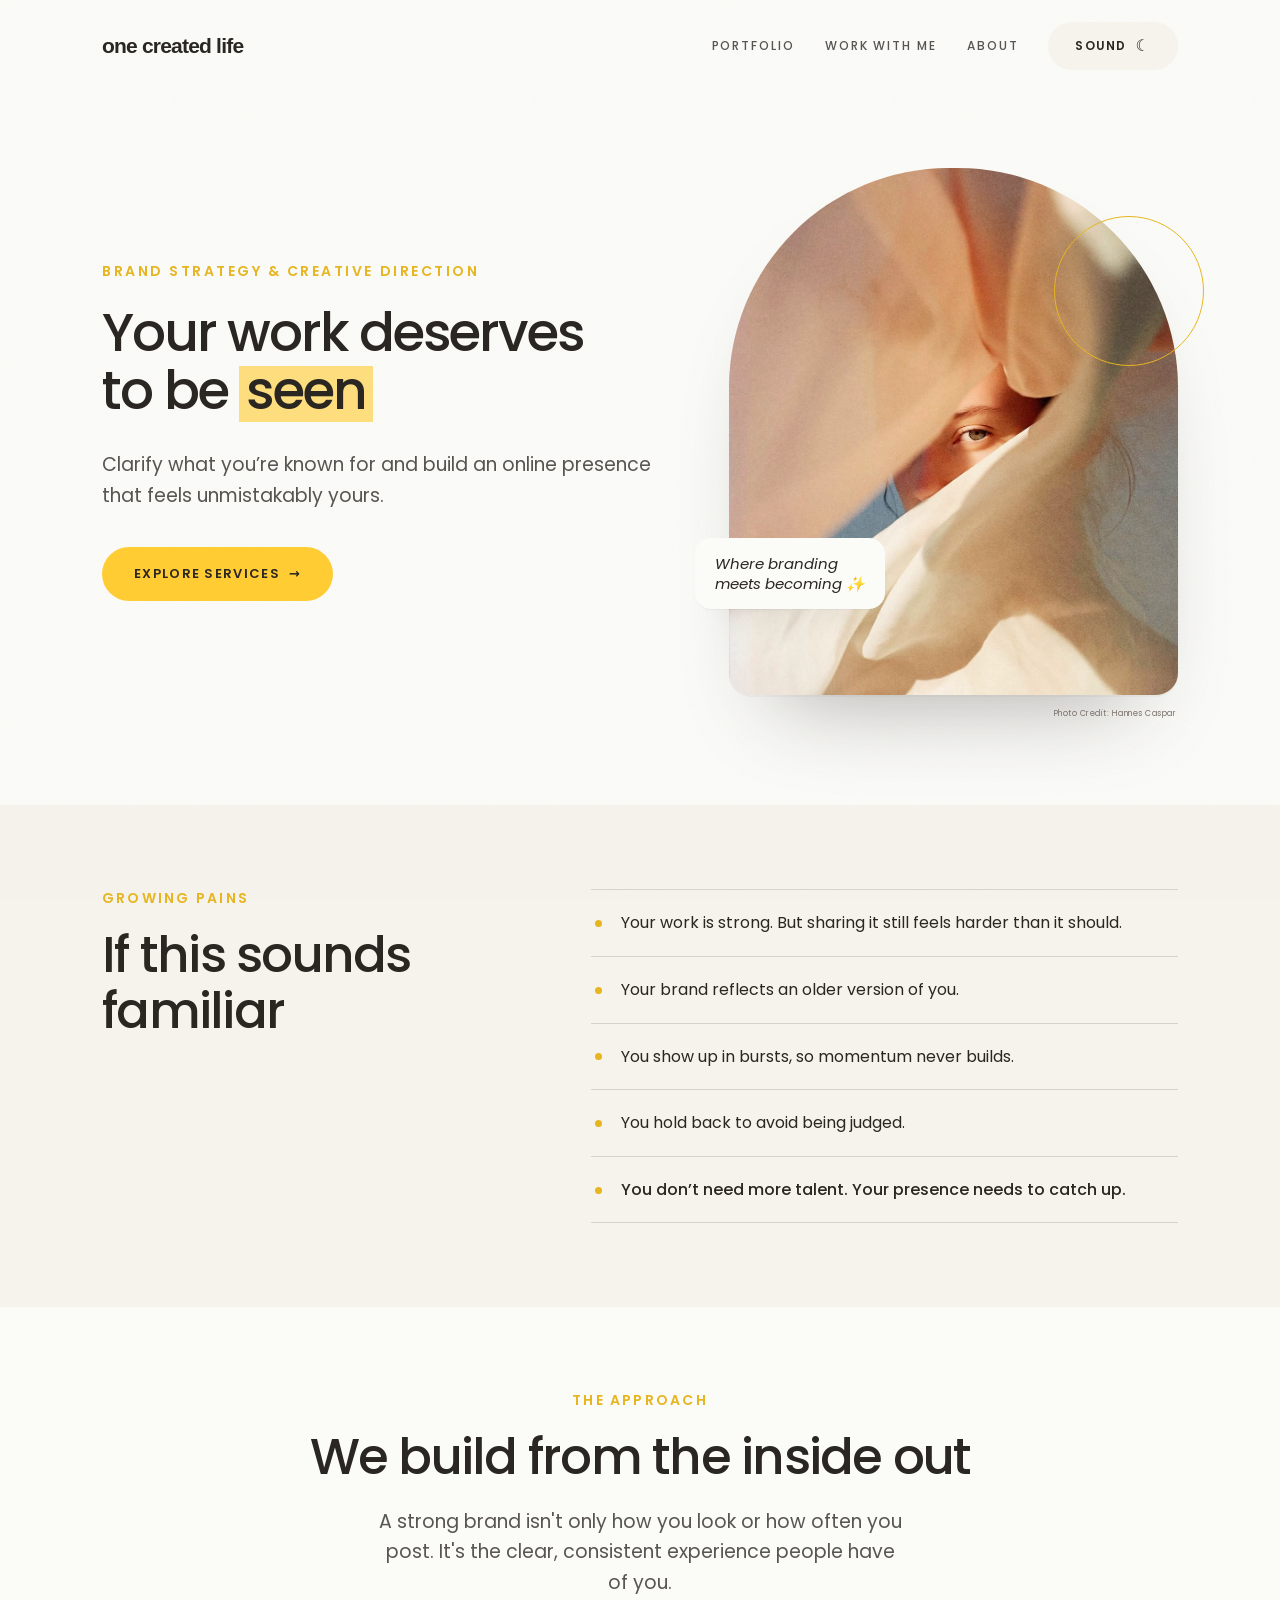
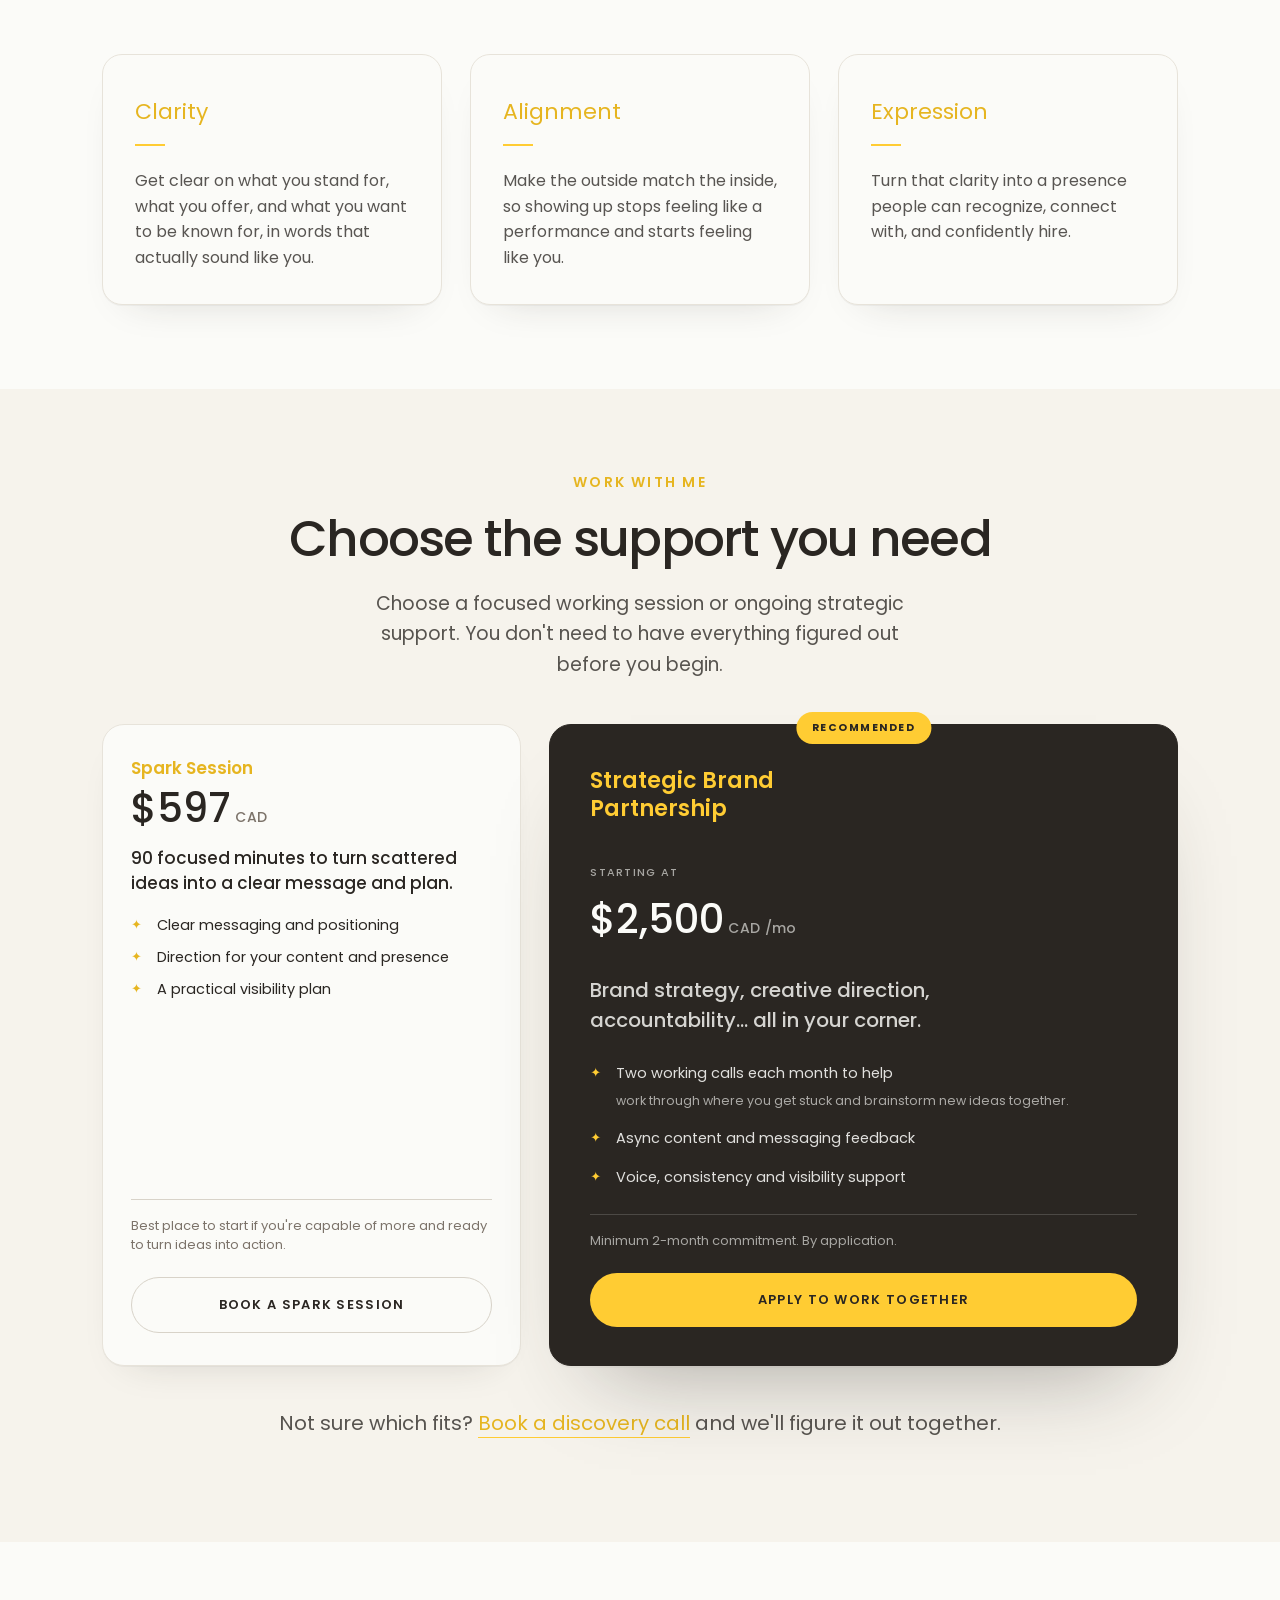
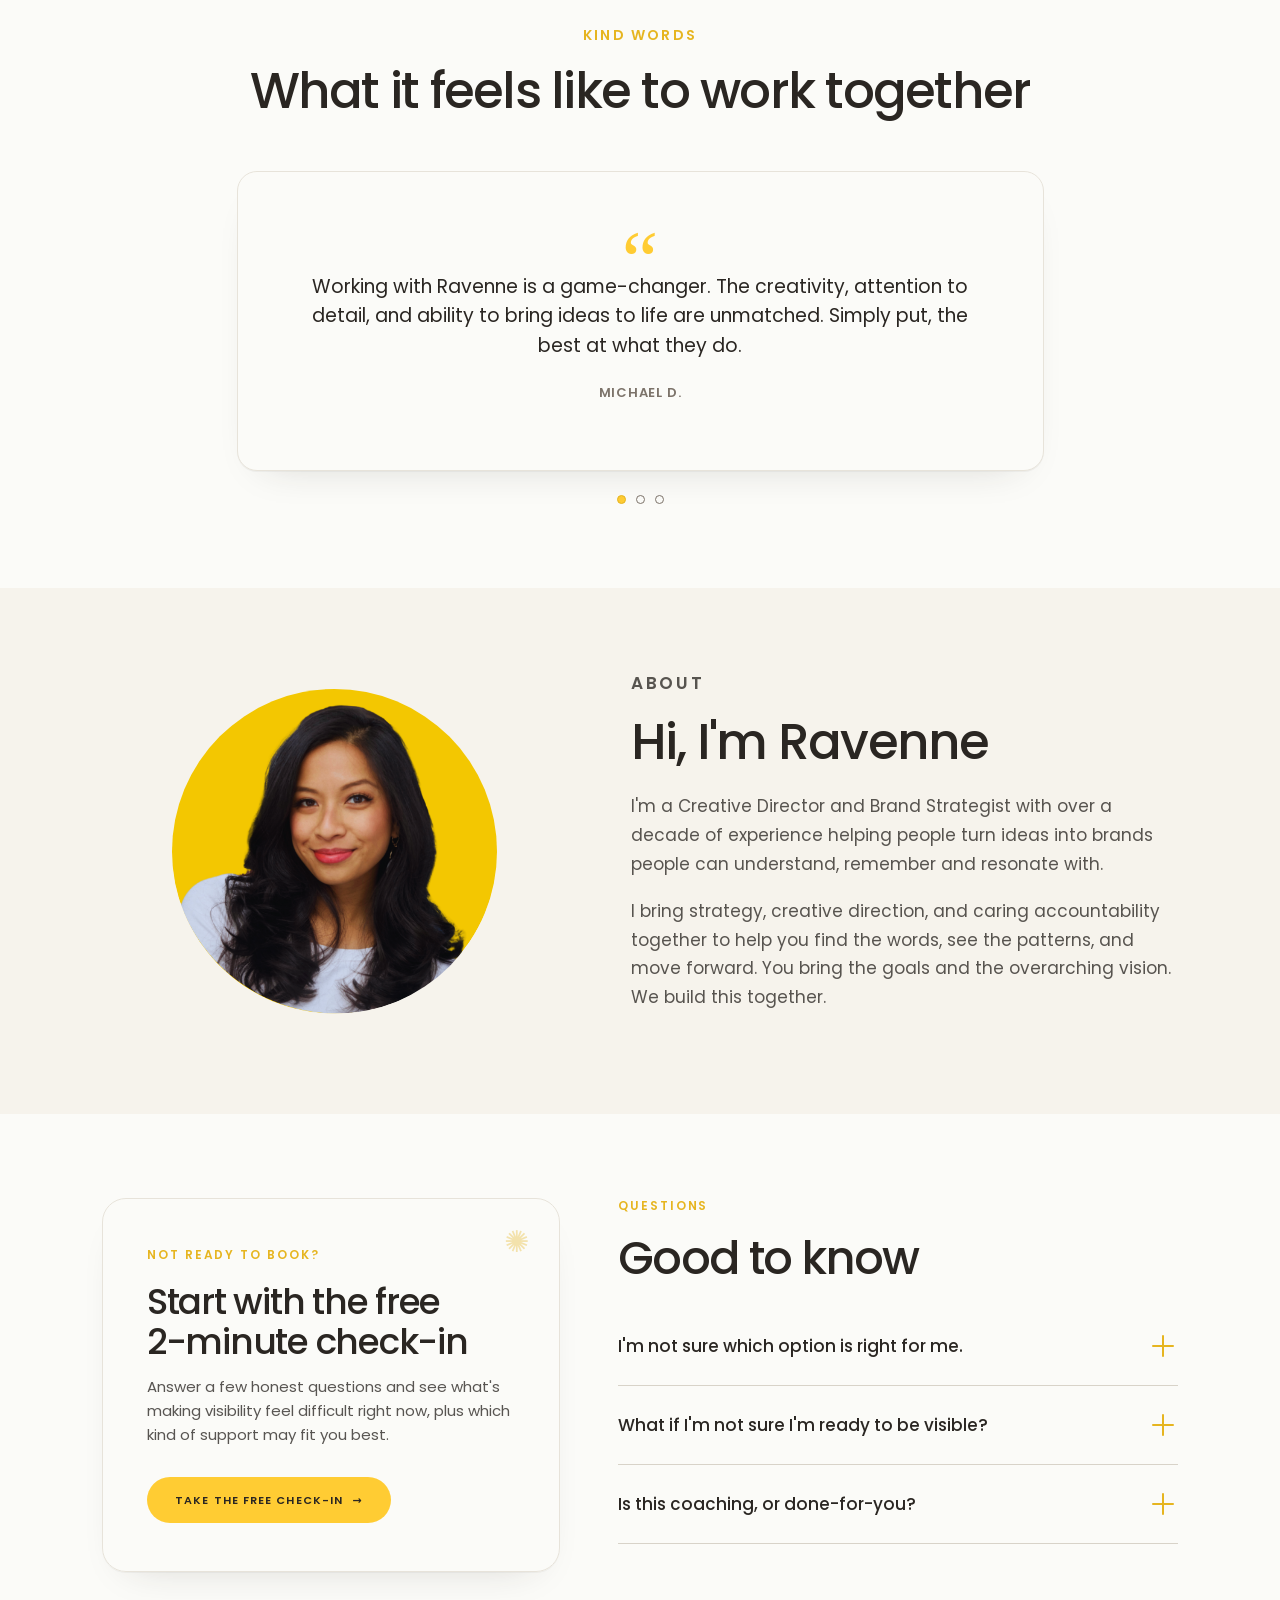
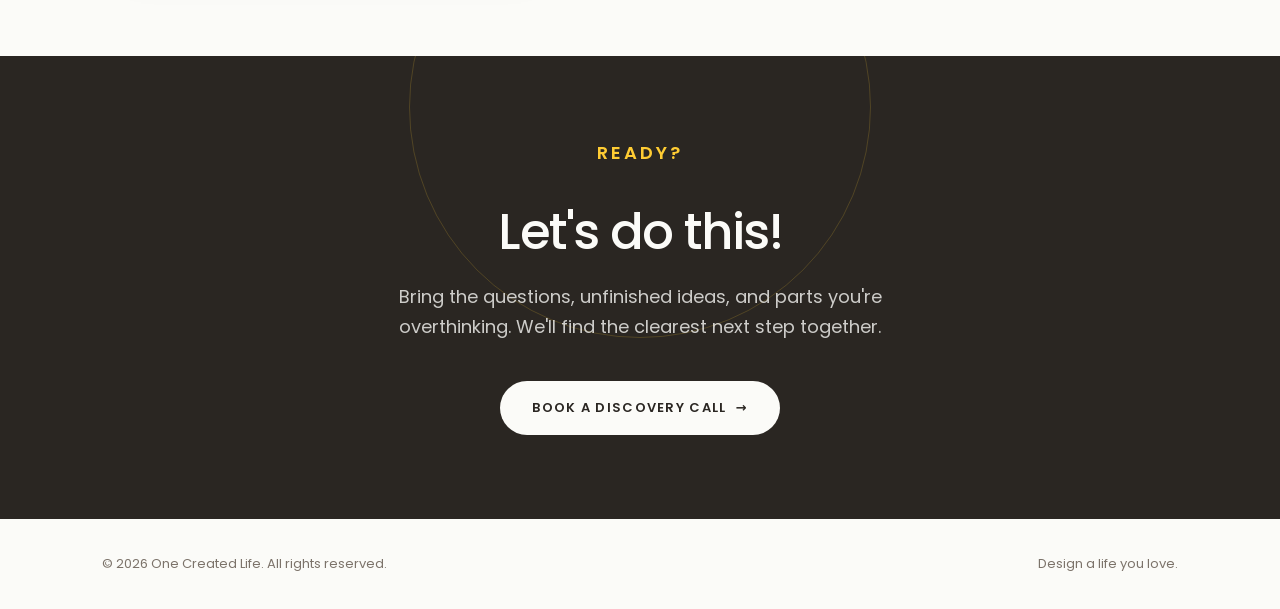
<file: index.html>
<!doctype html>
<html lang="en">
<head>
<meta charset="utf-8" />
<meta name="viewport" content="width=device-width, initial-scale=1" />
<title>One Created Life — Brand Strategy &amp; Creative Direction</title>
<meta name="description" content="Brand strategy and creative direction for founders and creatives whose work has outgrown the way it is currently expressed." />
<meta name="robots" content="noindex, nofollow" />
<link rel="preconnect" href="https://fonts.googleapis.com" />
<link rel="preconnect" href="https://fonts.gstatic.com" crossorigin />
<script>document.documentElement.classList.add('js');</script>
<style>
  :root {
    --bg: #fbfbf8;
    --bg-warm: #f6f3ec;
    --oatmeal: #e7e3da;
    --oatmeal-soft: #efece5;
    --ink: #2a2622;
    --ink-soft: rgba(42, 38, 34, 0.78);
    --ink-muted: #7c736a;
    --rule: #d8d3c9;
    --gold: #ffcc33;
    --gold-deep: #e6b520;
    --shadow-sm: 0 1px 0 rgba(42,38,34,0.04), 0 18px 40px -28px rgba(42,38,34,0.22);
    --shadow-lg: 0 2px 0 rgba(42,38,34,0.03), 0 50px 90px -50px rgba(42,38,34,0.40);
    --maxw: 1140px;
    --font-display: 'Poppins', 'Avenir Next', system-ui, sans-serif;
    --font-body: 'Poppins', 'Avenir Next', system-ui, sans-serif;
  }
  * { box-sizing: border-box; }
  html { scroll-behavior: smooth; }
  body {
    margin: 0;
    background: var(--bg);
    color: var(--ink);
    font-family: var(--font-body);
    font-weight: 400;
    line-height: 1.7;
    font-size: 17px;
    -webkit-font-smoothing: antialiased;
    text-rendering: optimizeLegibility;
    overflow-x: hidden;
  }
  ::selection { background: var(--gold); color: var(--ink); }
  a { color: inherit; }
  img { max-width: 100%; display: block; }

  /* subtle paper grain overlay */
  body::before {
    content: "";
    position: fixed;
    inset: 0;
    z-index: 1;
    pointer-events: none;
    opacity: 0.035;
    background-image: url("data:image/svg+xml,%3Csvg xmlns='http://www.w3.org/2000/svg' width='180' height='180'%3E%3Cfilter id='n'%3E%3CfeTurbulence type='fractalNoise' baseFrequency='0.9' numOctaves='3'/%3E%3C/filter%3E%3Crect width='100%25' height='100%25' filter='url(%23n)'/%3E%3C/svg%3E");
  }

  .shell { max-width: var(--maxw); margin: 0 auto; padding: 0 32px; position: relative; z-index: 2; }

  /* ---------- typography ---------- */
  .eyebrow {
    font-family: var(--font-body);
    font-style: normal;
    font-weight: 600;
    font-size: 14px;
    color: var(--gold-deep);
    letter-spacing: 0.16em;
    text-transform: uppercase;
    margin: 0 0 18px;
  }
  h1, h2, h3 { font-family: var(--font-display); font-weight: 500; letter-spacing: -0.035em; color: var(--ink); }
  h1 { font-size: clamp(40px, 5.8vw, 72px); line-height: 1.06; margin: 0; }
  h2 { font-size: clamp(32px, 4.1vw, 50px); line-height: 1.12; margin: 0 0 22px; }
  h3 { font-size: 23px; line-height: 1.25; margin: 0 0 10px; }
  em { font-style: italic; font-weight: 400; }
  .serif-em { color: var(--gold-deep); font-style: italic; }
  p { margin: 0 0 18px; }
  .muted { color: var(--ink-muted); }
  .lede { font-size: 19px; color: var(--ink-soft); line-height: 1.6; max-width: 46ch; }

  /* ---------- buttons ---------- */
  .btn {
    display: inline-flex; align-items: center; gap: 9px;
    background: var(--gold); color: var(--ink);
    border: none; border-radius: 999px;
    padding: 16px 32px;
    font-family: var(--font-body); font-weight: 600; font-size: 13px;
    letter-spacing: 0.1em; text-transform: uppercase;
    text-decoration: none; cursor: pointer;
    transition: transform .3s ease, box-shadow .3s ease, background .3s ease;
    white-space: nowrap;
  }
  .btn:hover { background: var(--gold-deep); transform: translateY(-2px); box-shadow: 0 16px 30px -12px rgba(230,181,32,0.65); }
  .btn .arrow { transition: transform .3s ease; }
  .btn:hover .arrow { transform: translateX(4px); }
  .btn-ghost {
    background: transparent; color: var(--ink);
    border: 1px solid var(--rule);
  }
  .btn-ghost:hover { background: transparent; border-color: var(--ink); box-shadow: none; }
  .btn-light { background: var(--bg); color: var(--ink); }
  .btn-light:hover { background: #fff; }
  .textlink {
    font-weight: 600; font-size: 13px; letter-spacing: 0.08em; text-transform: uppercase;
    text-decoration: none; color: var(--ink); display: inline-flex; align-items: center; gap: 8px;
    border-bottom: 1px solid transparent; padding-bottom: 2px; transition: border-color .25s ease;
  }
  .textlink:hover { border-color: var(--gold-deep); }

  /* ---------- nav ---------- */
  header.nav {
    position: fixed; top: 0; left: 0; right: 0; z-index: 50;
    transition: background .4s ease, box-shadow .4s ease, padding .4s ease;
    padding: 22px 0;
  }
  header.nav.scrolled {
    background: rgba(251,251,248,0.82);
    backdrop-filter: blur(14px) saturate(1.1);
    box-shadow: 0 1px 0 rgba(42,38,34,0.06);
    padding: 14px 0;
  }
  .nav-inner { display: flex; align-items: center; justify-content: space-between; gap: 24px; }
  .brand { font-family: var(--font-display); font-size: 20px; font-weight: 500; letter-spacing: -0.025em; text-decoration: none; color: var(--ink); display: flex; align-items: center; gap: 10px; }
  .brand .dot { width: 7px; height: 7px; border-radius: 50%; background: var(--gold); display: inline-block; }
  .nav-links { display: flex; align-items: center; gap: 30px; }
  .nav-links .btn { padding: 14px 27px; font-size: 12px; }
  .nav-links a:not(.btn) {
    font-size: 12px; letter-spacing: 0.16em; text-transform: uppercase; font-weight: 500;
    color: var(--ink-soft); text-decoration: none; transition: color .25s ease;
  }
  .nav-links a:not(.btn):hover { color: var(--ink); }
  .nav-toggle { display: none; }

  /* ---------- hero ---------- */
  .hero { padding: 168px 0 110px; position: relative; }
  .hero-grid { display: grid; grid-template-columns: 1.12fr 0.88fr; gap: 56px; align-items: center; }
  .hero .eyebrow { font-family: var(--font-body); font-style: normal; font-weight: 600; font-size: 14px; letter-spacing: 0.18em; text-transform: uppercase; color: var(--gold-deep); margin-bottom: 22px; }
  .hero h1 { font-size: clamp(35px, 4.15vw, 53px); line-height: 1.1; letter-spacing: -0.04em; text-wrap: balance; }
  .hero h1 em { color: var(--ink); position: relative; }
  .hero h1 .ul { background: linear-gradient(transparent 18%, rgba(255,204,51,0.62) 18%, rgba(255,204,51,0.62) 92%, transparent 92%); padding: 0 7px; border-radius: 3px; }
  .hero .lede { margin: 30px 0 36px; }
  .hero-cta { display: flex; align-items: center; gap: 20px; flex-wrap: wrap; }
  .hero-note { margin-top: 34px; font-family: 'Cormorant Garamond', serif; font-style: italic; font-size: 18px; color: var(--ink-muted); max-width: 40ch; }

  /* hero visual */
  .hero-art { position: relative; aspect-ratio: 4/4.7; }
  .hero-photo {
    position: absolute; inset: 0;
    border-radius: 220px 220px 22px 22px;
    background:
      radial-gradient(120% 90% at 50% 0%, #f0e7cf 0%, var(--oatmeal) 46%, #ddd6c8 100%);
    overflow: hidden; box-shadow: var(--shadow-lg);
    display: flex; align-items: flex-end; justify-content: center;
  }
  .hero-photo .ph {
    font-family: 'Cormorant Garamond', serif; font-style: italic; color: var(--ink-muted);
    font-size: 17px; text-align: center; padding: 0 30px 40px; line-height: 1.5;
  }
  .hero-photo .glyph { position: absolute; top: 40px; left: 50%; transform: translateX(-50%); font-size: 26px; color: var(--gold-deep); opacity: 0.8; z-index: 2; }
  .hero-photo img { width: 100%; height: 100%; object-fit: cover; object-position: center 38%; display: block; }
  .photo-credit {
    position: absolute; right: 2px; bottom: -24px; z-index: 5;
    margin: 0; font-size: 8px; line-height: 1.4; letter-spacing: 0.06em;
    color: var(--ink-muted);
  }
  .photo-credit a { color: inherit; text-decoration: none; }
  .photo-credit a:hover { color: var(--ink); }
  .hero-ring {
    position: absolute; width: 150px; height: 150px; border-radius: 50%;
    border: 1.5px solid var(--gold-deep); right: -26px; top: 48px; z-index: 3;
    animation: float 7s ease-in-out infinite;
  }
  .hero-chip {
    position: absolute; left: -34px; bottom: 86px; z-index: 4;
    background: var(--bg); border-radius: 16px; padding: 16px 20px;
    box-shadow: var(--shadow-sm); display: flex; align-items: center; gap: 12px;
    animation: float 6s ease-in-out infinite 0.6s;
  }
  .hero-chip small { font-family: 'Cormorant Garamond', serif; font-style: italic; font-size: 15px; color: var(--ink); line-height: 1.3; }
  @keyframes float { 0%,100% { transform: translateY(0); } 50% { transform: translateY(-12px); } }

  /* ---------- section scaffolding ---------- */
  section { position: relative; }
  .pad { padding: 84px 0; }
  .center { text-align: center; }
  .section-head { max-width: 640px; }
  .section-head.center { max-width: 1040px; margin: 0 auto; }

  @media (min-width: 941px) {
    #approach .section-head h2,
    #work .section-head h2,
    #proof .section-head h2 { white-space: nowrap; }
  }

  /* ---------- recognition ---------- */
  .recognition { background: var(--bg-warm); }
  .recog-grid { display: grid; grid-template-columns: 0.75fr 1.1fr; gap: 88px; align-items: start; }
  .recog-list {
    list-style: none; margin: 0; padding: 0;
    border-top: 1px solid var(--rule);
  }
  .recog-item {
    padding: 20px 4px; display: grid; grid-template-columns: 10px 1fr;
    gap: 16px; align-items: start; border-bottom: 1px solid var(--rule);
  }
  .recog-item::before {
    content: ''; width: 7px; height: 7px; margin-top: .58em;
    border-radius: 50%; background: var(--gold-deep);
  }
  .recog-item p { margin: 0; font-size: 16px; color: var(--ink); line-height: 1.6; }
  .recog-item:last-child p { font-weight: 500; }

  /* ---------- approach pillars ---------- */
  .pillars { display: grid; grid-template-columns: repeat(3, 1fr); gap: 28px; margin-top: 56px; }
  .pillar {
    background: var(--bg); border-radius: 20px; padding: 38px 32px 34px;
    border: 1px solid var(--oatmeal); box-shadow: var(--shadow-sm);
    transition: transform .4s ease, box-shadow .4s ease;
  }
  .pillar:hover { transform: translateY(-6px); box-shadow: var(--shadow-lg); }
  .pillar .num { font-family: 'Cormorant Garamond', serif; font-style: italic; font-size: 22px; color: var(--gold-deep); }
  .pillar .num::after { content: ""; display: block; width: 30px; height: 1.5px; background: var(--gold); margin: 14px 0 22px; }
  .pillar p { margin: 0; color: var(--ink-soft); font-size: 16px; line-height: 1.6; }

  /* ---------- how it works ---------- */
  .how { background: var(--ink); color: var(--bg); }
  .how h2, .how h3 { color: var(--bg); }
  .how .eyebrow { color: var(--gold); }
  .steps { display: grid; grid-template-columns: repeat(3, 1fr); gap: 36px; margin-top: 58px; }
  .step { position: relative; }
  .step .sn {
    font-family: 'Cormorant Garamond', serif; font-size: 56px; font-style: italic;
    color: var(--gold); line-height: 1; margin-bottom: 18px; display: block;
  }
  .step h3 { font-size: 23px; margin-bottom: 10px; }
  .step p { color: rgba(251,251,248,0.74); font-size: 16px; margin: 0; line-height: 1.6; }
  .step:not(:last-child)::after {
    content: ""; position: absolute; top: 26px; right: -22px; width: 16px; height: 16px;
    border-top: 1.5px solid rgba(255,204,51,0.5); border-right: 1.5px solid rgba(255,204,51,0.5);
    transform: rotate(45deg);
  }

  /* ---------- packages ---------- */
  .packages { background: var(--bg-warm); }
  .pkg-grid { display: grid; grid-template-columns: minmax(0, .88fr) minmax(0, 1.32fr); gap: 28px; margin-top: 44px; align-items: stretch; }
  .pkg {
    background: var(--bg); border-radius: 22px; border: 1px solid var(--oatmeal);
    padding: 32px 28px; display: flex; flex-direction: column;
    box-shadow: var(--shadow-sm); position: relative; transition: transform .4s ease, box-shadow .4s ease;
  }
  .pkg:hover { transform: translateY(-6px); box-shadow: var(--shadow-lg); }
  .pkg.featured {
    background: var(--ink); color: var(--bg); border-color: var(--ink);
    transform: scale(1.03); box-shadow: var(--shadow-lg); z-index: 3;
  }
  .pkg.featured:hover { transform: scale(1.03) translateY(-6px); }
  .pkg.featured h3, .pkg.featured .pkg-price { color: var(--bg); }
  .pkg.featured .pkg-sub { color: rgba(251,251,248,0.82); }
  .pkg.featured .pkg-body { color: rgba(251,251,248,0.74); }
  .pkg.featured li { color: rgba(251,251,248,0.88); }
  .pkg.featured li::before { color: var(--gold); }
  .pkg.featured .pkg-fine { color: rgba(251,251,248,0.6); border-color: rgba(251,251,248,0.16); }
  .badge {
    position: absolute; top: -13px; left: 50%; transform: translateX(-50%);
    background: var(--gold); color: var(--ink); font-size: 10.5px; font-weight: 700;
    letter-spacing: 0.14em; text-transform: uppercase; padding: 7px 16px; border-radius: 999px;
    white-space: nowrap;
  }
  .pkg-name { font-family:var(--font-display); font-style: normal; font-weight: 600; color: var(--gold-deep); font-size: 17px; line-height: 1.35; margin-bottom: 8px; }
  .pkg.featured .pkg-name { color: var(--gold); }
  .pkg-price { font-family: var(--font-display); font-size: 40px; font-weight: 500; line-height: 1; margin: 0; }
  .pkg-price span { font-family: var(--font-body); font-size: 14px; font-weight: 500; color: var(--ink-muted); letter-spacing: 0.02em; }
  .pkg-price .pkg-start { display: block; margin-bottom: 9px; font-size: 11px; letter-spacing: 0.12em; text-transform: uppercase; }
  .pkg.featured .pkg-price span { color: rgba(251,251,248,0.6); }
  .pkg-sub { font-family:var(--font-display); font-style: normal; font-weight: 500; font-size: 17px; color: var(--ink); line-height: 1.45; margin: 18px 0 20px; }
  .pkg-body { font-size: 15px; color: var(--ink-soft); line-height: 1.6; margin: 0 0 22px; }
  .pkg ul { list-style: none; padding: 0; margin: 0 0 26px; display: flex; flex-direction: column; gap: 11px; }
  .pkg li { position: relative; padding-left: 26px; font-size: 14.5px; color: var(--ink); line-height: 1.45; }
  .pkg li::before { content: "✦"; position: absolute; left: 0; top: 1px; color: var(--gold-deep); font-size: 13px; }
  .pkg-fine { font-size: 13px; color: var(--ink-muted); font-style: normal; font-family:var(--font-body); padding-top: 16px; margin-top: auto; border-top: 1px solid var(--rule); margin-bottom: 22px; line-height: 1.5; }
  .pkg .btn { width: 100%; justify-content: center; }
  .pkg.featured .btn { background: var(--gold); }
  .pkg-main { align-self: start; padding: 42px 40px 38px; }
  .pkg-main .pkg-name { max-width: 17ch; font-size: 22px; line-height: 1.25; }
  .pkg-main .pkg-price { margin: 34px 0 36px; }
  .pkg-main .pkg-price .pkg-start { margin-bottom: 18px; line-height: 1.5; }
  .pkg-main .pkg-sub { max-width: 33ch; font-size: 20px; line-height: 1.5; margin: 0 0 28px; }
  .pkg-main ul { gap: 18px; }
  .pkg-callout span, .pkg-callout small { display: block; }
  .pkg-callout small { margin-top: 7px; font-size: 12.5px; line-height: 1.55; color: rgba(251,251,248,.62); text-align: left; }
  .pkg-under { text-align: center; margin-top: 40px; font-family:'Cormorant Garamond',serif; font-style: italic; font-size: 20px; color: var(--ink-soft); }
  .pkg-under a { color: var(--gold-deep); text-decoration: none; border-bottom: 1px solid var(--gold); }

  /* ---------- quiz invite ---------- */
  .support-grid { display: grid; grid-template-columns: minmax(0, .9fr) minmax(0, 1.1fr); gap: 58px; align-items: stretch; }
  .quiz-band { background: linear-gradient(125% 110% at 0% 0%, #fff7e0 0%, var(--oatmeal-soft) 62%); border: 1px solid var(--oatmeal); border-radius: 24px; padding: 48px 44px; display: flex; flex-direction: column; align-items: flex-start; box-shadow: var(--shadow-sm); position: relative; overflow: hidden; }
  .quiz-band::after { content: "✺"; position: absolute; right: 30px; top: 18px; font-size: 30px; color: var(--gold-deep); opacity: 0.35; }
  .quiz-band .qt { max-width: 56ch; }
  .quiz-band h2 { margin: 0 0 12px; font-size: clamp(28px, 3.4vw, 40px); }
  .quiz-band .lede { margin: 0; }
  .quiz-band .btn { flex: none; margin-top: 30px; }

  /* ---------- testimonials ---------- */
  .proof-carousel { margin-top: 52px; overflow: hidden; position: relative; }
  .proof-track { display: flex; transition: transform .65s cubic-bezier(.2,.7,.2,1); }
  .quote {
    background: var(--bg); border: 1px solid var(--oatmeal); border-radius: 20px;
    padding: 54px 72px; box-shadow: var(--shadow-sm); position: relative;
    flex: 0 0 75%; min-width: 0; min-height: 300px; margin: 0 12.5%;
    display: flex; flex-direction: column; justify-content: center; align-items: center; text-align: center;
  }
  .quote .mark { font-family:'Cormorant Garamond',serif; font-size: 70px; color: var(--gold); line-height: 0.6; height: 28px; display: block; }
  .quote p { font-family:'Cormorant Garamond',serif; font-size: 23px; font-style: italic; line-height: 1.45; color: var(--ink); margin: 6px 0 22px; }
  .quote .who { font-size: 13px; letter-spacing: 0.06em; text-transform: uppercase; color: var(--ink-muted); font-weight: 600; }
  .proof-note { text-align: center; margin-top: 26px; font-size: 13px; color: var(--ink-muted); font-style: italic; font-family:'Cormorant Garamond',serif; }
  .proof-dots { display: flex; justify-content: center; gap: 10px; margin-top: 24px; }
  .proof-dot { width: 9px; height: 9px; border-radius: 50%; border: 1px solid var(--ink-muted); background: transparent; padding: 0; cursor: pointer; transition: background .25s ease, border-color .25s ease, transform .25s ease; }
  .proof-dot:hover { transform: scale(1.18); border-color: var(--ink); }
  .proof-dot[aria-current="true"] { background: var(--gold); border-color: var(--gold-deep); }
  .proof-dot:focus-visible { outline: 2px solid var(--ink); outline-offset: 4px; }

  /* ---------- about ---------- */
  .about { background: var(--bg-warm); }
  .about-grid { display: grid; grid-template-columns: 0.85fr 1fr; gap: 64px; align-items: center; }
  .about-photo {
    width: 70%; aspect-ratio: 1; border: 0; border-radius: 50%; justify-self: center;
    background: transparent;
    box-shadow: none; display: flex; align-items: flex-end; justify-content: center;
    position: relative; overflow: hidden;
  }
  .about-photo .ph { font-family:'Cormorant Garamond',serif; font-style: italic; color: var(--ink-muted); font-size: 16px; padding: 0 24px 38px; text-align: center; }
  .about-photo .glyph { position: absolute; top: 34px; left: 50%; transform: translateX(-50%); font-size: 24px; color: var(--gold-deep); opacity: 0.8; z-index: 2; }
  .about-photo img { width: 100%; height: 100%; border: 0; object-fit: contain; object-position: center; display: block; transform: scale(1.06); }
  .about p { color: var(--ink-soft); font-size: 17px; }

  /* ---------- faq ---------- */
  .faq-panel .section-head { max-width: none; }
  .faq-wrap { max-width: none; margin: 22px 0 0; }
  .faq-item { border-bottom: 1px solid var(--rule); }
  .faq-q {
    width: 100%; background: none; border: none; cursor: pointer; text-align: left;
    padding: 26px 44px 26px 0; position: relative;
    font-family: 'Cormorant Garamond', serif; font-size: 24px; font-weight: 500; color: var(--ink);
    transition: color .2s ease;
  }
  .faq-q:hover { color: var(--gold-deep); }
  .faq-q .pm { position: absolute; right: 4px; top: 50%; transform: translateY(-50%); width: 22px; height: 22px; }
  .faq-q .pm::before, .faq-q .pm::after { content:""; position:absolute; background: var(--gold-deep); border-radius: 2px; transition: transform .3s ease; }
  .faq-q .pm::before { left: 0; right: 0; top: 10px; height: 2px; }
  .faq-q .pm::after { top: 0; bottom: 0; left: 10px; width: 2px; }
  .faq-item.open .pm::after { transform: scaleY(0); }
  .faq-a { max-height: 0; overflow: hidden; transition: max-height .4s ease; }
  .faq-a p { color: var(--ink-soft); font-size: 16.5px; line-height: 1.65; padding: 0 50px 28px 0; margin: 0; }

  /* ---------- final cta ---------- */
  .final { background: var(--ink); color: var(--bg); text-align: center; overflow: hidden; position: relative; }
  .final::after {
    content: ""; position: absolute; width: 460px; height: 460px; border-radius: 50%;
    border: 1.5px solid rgba(255,204,51,0.18); top: -180px; left: 50%; transform: translateX(-50%);
  }
  .final h2 { color: var(--bg); max-width: 16ch; margin: 0 auto 22px; }
  .final .eyebrow { color: var(--gold); }
  .final p { color: rgba(251,251,248,0.78); max-width: 48ch; margin: 0 auto 38px; font-size: 18px; }

  /* ---------- footer ---------- */
  footer { background: var(--bg); padding: 34px 0; }
  .foot-bottom { display: flex; justify-content: space-between; flex-wrap: wrap; gap: 12px; font-size: 13px; color: var(--ink-muted); }

  /* Round 3 type system: compact rounded display + clean humanist body */
  .eyebrow,
  .hero-note,
  .hero-photo .ph,
  .hero-chip small,
  .pillar .num,
  .pkg-under,
  .quote .mark,
  .quote p,
  .proof-note,
  .about-photo .ph,
  .faq-q { font-family: var(--font-display); }

  .pillar .num,
  .pkg-under,
  .quote p,
  .faq-q { font-style: normal; }

  .quote p { font-size: 19px; line-height: 1.55; }
  .quote .mark { font-family: Georgia, 'Times New Roman', serif; font-size: 82px; font-weight: 400; font-style: normal; line-height: .55; }
  .faq-q { font-size: 21px; font-weight: 500; }

  /* Softer scale for the check-in + FAQ pairing. */
  .support-grid .eyebrow { font-size: 12px; }
  .quiz-band h2 { font-size: clamp(24px, 3vw, 36px); }
  .quiz-band .lede { font-size: 15px; }
  .quiz-band .btn { padding: 14px 28px; font-size: 11px; }
  .faq-panel h2 { font-size: clamp(28px, 3.7vw, 46px); }
  .faq-panel .faq-q { font-size: 17px; }
  .faq-panel .faq-a p { font-size: 12.5px; }

  /* ---------- reveal animation ---------- */
  .js [data-reveal] { opacity: 0; transform: translateY(26px); transition: opacity .8s cubic-bezier(.2,.7,.2,1), transform .8s cubic-bezier(.2,.7,.2,1); }
  .js [data-reveal].in { opacity: 1; transform: none; }
  [data-reveal][data-d="1"] { transition-delay: .08s; }
  [data-reveal][data-d="2"] { transition-delay: .16s; }
  [data-reveal][data-d="3"] { transition-delay: .24s; }
  @media (prefers-reduced-motion: reduce) {
    [data-reveal] { opacity: 1; transform: none; transition: none; }
    .hero-ring, .hero-chip { animation: none; }
  }

  /* ---------- responsive ---------- */
  @media (max-width: 940px) {
    .hero-grid, .recog-grid, .about-grid { grid-template-columns: 1fr; gap: 48px; }
    .hero-art { max-width: 380px; margin: 0 auto; width: 100%; }
    .about-photo { max-width: 252px; margin: 0 auto; }
    .pillars, .steps, .pkg-grid { grid-template-columns: 1fr; }
    .support-grid { grid-template-columns: 1fr; gap: 46px; }
    .pkg-main { order: -1; }
    .pkg.featured { transform: none; }
    .pkg.featured:hover { transform: translateY(-6px); }
    .step:not(:last-child)::after { display: none; }
  }
  @media (max-width: 680px) {
    .shell { padding: 0 22px; }
    .pad { padding: 64px 0; }
    .hero { padding: 130px 0 80px; }
    .hero h1 { font-size: 34px; line-height: 1.12; }
    .pkg-main { padding: 38px 28px 32px; }
    .pkg-main .pkg-price { margin: 30px 0 32px; }
    .quote { flex-basis: 88%; margin: 0 6%; padding: 42px 28px; min-height: 340px; }
    .quiz-band { padding: 38px 30px; }
    .nav-links { position: fixed; inset: 0 0 0 auto; width: min(78vw, 320px); background: var(--bg);
      flex-direction: column; align-items: flex-start; justify-content: center; gap: 26px; padding: 40px;
      transform: translateX(100%); transition: transform .4s ease; box-shadow: var(--shadow-lg); }
    .nav-links.open { transform: none; }
    .nav-toggle { display: flex; flex-direction: column; gap: 5px; background: none; border: none; cursor: pointer; padding: 6px; z-index: 60; }
    .nav-toggle span { width: 24px; height: 2px; background: var(--ink); border-radius: 2px; transition: transform .3s ease, opacity .3s ease; }
    .nav-toggle.open span:nth-child(1) { transform: translateY(7px) rotate(45deg); }
    .nav-toggle.open span:nth-child(2) { opacity: 0; }
    .nav-toggle.open span:nth-child(3) { transform: translateY(-7px) rotate(-45deg); }
  }
</style>
<link rel="stylesheet" href="assets/site-system.css?v=20261104-3" />
</head>
<body>

<!-- ============ NAV ============ -->
<header class="nav" id="nav">
  <div class="shell nav-inner">
    <a href="#top" class="brand">one created life</a>
    <nav class="nav-links" id="navLinks">
      <a href="portfolio.html">Portfolio</a>
      <a href="#work">Work With Me</a>
      <a href="#about">About</a>
      <a href="sound.html" class="btn btn-sound">Sound <span class="sound-moon" aria-hidden="true">☾</span></a>
    </nav>
    <button class="nav-toggle" id="navToggle" aria-label="Menu"><span></span><span></span><span></span></button>
  </div>
</header>

<span id="top"></span>

<!-- ============ HERO ============ -->
<section class="hero">
  <div class="shell hero-grid">
    <div class="hero-copy">
      <p class="eyebrow" data-reveal>Brand Strategy &amp; Creative Direction</p>
      <h1 data-reveal data-d="1">Your work deserves to be <span class="ul">seen</span></h1>
      <p class="lede" data-reveal data-d="2">Clarify what you’re known for and build an online presence that feels unmistakably yours.</p>
      <div class="hero-cta" data-reveal data-d="3">
        <a href="#work" class="btn">Explore services <span class="arrow">→</span></a>
      </div>
    </div>
    <div class="hero-art" data-reveal data-d="2">
      <div class="hero-photo">
        <img src="assets/hero-hannes-caspar.jpg" alt="Fine-art portrait photographed by Hannes Caspar" />
      </div>
      <p class="photo-credit">Photo Credit: <a href="https://www.facebook.com/hannescaspar" target="_blank" rel="noopener">Hannes Caspar</a></p>
      <div class="hero-ring"></div>
      <div class="hero-chip">
        <small>Where branding<br/>meets becoming ✨</small>
      </div>
    </div>
  </div>
</section>

<!-- ============ RECOGNITION ============ -->
<section class="recognition pad" id="recognition">
  <div class="shell recog-grid">
    <div class="section-head" data-reveal>
      <p class="eyebrow">Growing pains</p>
      <h2>If this sounds familiar</h2>
    </div>
    <ul class="recog-list">
      <li class="recog-item" data-reveal><p>Your work is strong. But sharing it still feels harder than it should.</p></li>
      <li class="recog-item" data-reveal data-d="1"><p>Your brand reflects an older version of you.</p></li>
      <li class="recog-item" data-reveal data-d="2"><p>You show up in bursts, so momentum never builds.</p></li>
      <li class="recog-item" data-reveal data-d="3"><p>You hold back to avoid being judged.</p></li>
      <li class="recog-item" data-reveal><p>You don’t need more talent. Your presence needs to catch up.</p></li>
    </ul>
  </div>
</section>

<!-- ============ APPROACH ============ -->
<section class="pad" id="approach">
  <div class="shell">
    <div class="section-head center" data-reveal>
      <p class="eyebrow">The approach</p>
      <h2>We build from the inside out</h2>
      <p class="lede" style="margin:0 auto;">A strong brand isn't only how you look or how often you post. It's the clear, consistent experience people have of you.</p>
    </div>
    <div class="pillars">
      <div class="pillar" data-reveal>
        <div class="num">Clarity</div>
        <p>Get clear on what you stand for, what you offer, and what you want to be known for, in words that actually sound like you.</p>
      </div>
      <div class="pillar" data-reveal data-d="1">
        <div class="num">Alignment</div>
        <p>Make the outside match the inside, so showing up stops feeling like a performance and starts feeling like you.</p>
      </div>
      <div class="pillar" data-reveal data-d="2">
        <div class="num">Expression</div>
        <p>Turn that clarity into a presence people can recognize, connect with, and confidently hire.</p>
      </div>
    </div>
  </div>
</section>

<!-- ============ PACKAGES ============ -->
<section class="packages pad" id="work">
  <div class="shell">
    <div class="section-head center" data-reveal>
      <p class="eyebrow">Work with me</p>
      <h2>Choose the support you need</h2>
      <p class="lede" style="margin:0 auto;">Choose a focused working session or ongoing strategic support. You don't need to have everything figured out before you begin.</p>
    </div>
    <div class="pkg-grid">

      <!-- Spark — focused starting point -->
      <div class="pkg" data-reveal>
        <div class="pkg-name">Spark Session</div>
        <p class="pkg-price">$597<span> CAD</span></p>
        <p class="pkg-sub">90 focused minutes to turn scattered ideas into a clear message and plan.</p>
        <ul>
          <li>Clear messaging and positioning</li>
          <li>Direction for your content and presence</li>
          <li>A practical visibility plan</li>
        </ul>
        <p class="pkg-fine">Best place to start if you're capable of more and ready to turn ideas into action.</p>
        <a href="#book" class="btn btn-ghost">Book a Spark Session</a>
      </div>

      <!-- Partnership — primary offer -->
      <div class="pkg featured pkg-main" data-reveal data-d="1">
        <span class="badge">Recommended</span>
        <div class="pkg-name">Strategic Brand Partnership</div>
        <p class="pkg-price"><span class="pkg-start">Starting at</span>$2,500<span> CAD /mo</span></p>
        <p class="pkg-sub">Brand strategy, creative direction, accountability... all in your corner.</p>
        <ul>
          <li class="pkg-callout"><span>Two working calls each month to help</span><small>work through where you get stuck and brainstorm new ideas together.</small></li>
          <li>Async content and messaging feedback</li>
          <li>Voice, consistency and visibility support</li>
        </ul>
        <p class="pkg-fine">Minimum 2-month commitment. By application.</p>
        <a href="#book" class="btn">Apply to work together</a>
      </div>

    </div>
    <p class="pkg-under" data-reveal>Not sure which fits? <a href="#book">Book a discovery call</a> and we'll figure it out together.</p>
  </div>
</section>

<!-- ============ PROOF ============ -->
<section class="pad" id="proof">
  <div class="shell">
    <div class="section-head center" data-reveal>
      <p class="eyebrow">Kind words</p>
      <h2>What it feels like to work together</h2>
    </div>
    <div class="proof-carousel" data-testimonials data-reveal role="region" aria-label="Client testimonials">
      <div class="proof-track">
      <article class="quote" aria-hidden="false">
        <span class="mark">“</span>
        <p>Working with Ravenne is a game-changer. The creativity, attention to detail, and ability to bring ideas to life are unmatched. Simply put, the best at what they do.</p>
        <div class="who">Michael D.</div>
      </article>
      <article class="quote" aria-hidden="true">
        <span class="mark">“</span>
        <p>Ravenne has an innate ability to take the ideas presented to her and bring them to life in a way that is both tasteful and creative. I continue to recommend her to anyone seeking top-quality design.</p>
        <div class="who">Jovita P.</div>
      </article>
      <article class="quote" aria-hidden="true">
        <span class="mark">“</span>
        <p>It was a joy to work with Ravenne on creating a masterpiece that is my logo. She captured the essence and elegance of who I am. I am pleased and overjoyed with the results.</p>
        <div class="who">Fatima G.</div>
      </article>
      </div>
      <div class="proof-dots" aria-label="Choose a testimonial">
        <button class="proof-dot" type="button" aria-label="Show testimonial 1" aria-current="true"></button>
        <button class="proof-dot" type="button" aria-label="Show testimonial 2" aria-current="false"></button>
        <button class="proof-dot" type="button" aria-label="Show testimonial 3" aria-current="false"></button>
      </div>
    </div>
  </div>
</section>

<!-- ============ ABOUT ============ -->
<section class="about pad" id="about">
  <div class="shell about-grid">
    <div class="about-photo" data-reveal>
      <img src="assets/about-headshot.png" alt="Ravenne, brand strategist and creative director" />
    </div>
    <div>
      <p class="eyebrow" data-reveal>About</p>
      <h2 data-reveal data-d="1">Hi, I'm Ravenne</h2>
      <p data-reveal data-d="1">I'm a Creative Director and Brand Strategist with over a decade of experience helping people turn ideas into brands people can understand, remember and resonate with.</p>
      <p data-reveal data-d="2">I bring strategy, creative direction, and caring accountability together to help you find the words, see the patterns, and move forward. You bring the goals and the overarching vision. We build this together.</p>
    </div>
  </div>
</section>

<!-- ============ QUIZ + FAQ ============ -->
<section class="pad" id="faq">
  <div class="shell">
    <div class="support-grid">
    <div class="quiz-band" id="quiz-invite" data-reveal>
      <div class="qt">
        <p class="eyebrow">Not ready to book?</p>
        <h2>Start with the free 2-minute check-in</h2>
        <p class="lede">Answer a few honest questions and see what's making visibility feel difficult right now, plus which kind of support may fit you best.</p>
      </div>
      <a href="quiz.html" class="btn">Take the free check-in <span class="arrow">→</span></a>
    </div>
    <div class="faq-panel">
    <div class="section-head" data-reveal>
      <p class="eyebrow">Questions</p>
      <h2>Good to know</h2>
    </div>
    <div class="faq-wrap">
      <div class="faq-item" data-reveal>
        <button class="faq-q">I'm not sure which option is right for me.<span class="pm"></span></button>
        <div class="faq-a"><p>Start with a discovery call. We'll talk it through and find the honest answer together, even if that answer is "not yet."</p></div>
      </div>
      <div class="faq-item" data-reveal>
        <button class="faq-q">What if I'm not sure I'm ready to be visible?<span class="pm"></span></button>
        <div class="faq-a"><p>That's usually exactly who this is for. We go at your pace and start with what's already working, not with everything that feels wrong.</p></div>
      </div>
      <div class="faq-item" data-reveal>
        <button class="faq-q">Is this coaching, or done-for-you?<span class="pm"></span></button>
        <div class="faq-a"><p>It's collaborative. You bring the goals and the overarching vision. I bring the strategy, creative direction, and honest feedback. We build it together.</p></div>
      </div>
    </div>
    </div>
    </div>
  </div>
</section>

<!-- ============ FINAL CTA ============ -->
<section class="final pad" id="book">
  <div class="shell" style="position:relative; z-index:2;">
    <p class="eyebrow" data-reveal>Ready?</p>
    <h2 data-reveal data-d="1">Let's do this!</h2>
    <p data-reveal data-d="2">Bring the questions, unfinished ideas, and parts you're overthinking. We'll find the clearest next step together.</p>
    <div data-reveal data-d="3"><a href="https://onecreatedlife.notion.site/Work-with-me-36d1419247178053b823d009ded4700a" target="_blank" rel="noopener" class="btn btn-light" id="bookBtn">Book a discovery call <span class="arrow">→</span></a></div>
  </div>
</section>

<!-- ============ FOOTER ============ -->
<footer>
  <div class="shell">
    <div class="foot-bottom">
      <span>© 2026 One Created Life. All rights reserved.</span>
      <span>Design a life you love.</span>
    </div>
  </div>
</footer>

<script>
  // nav background on scroll
  const nav = document.getElementById('nav');
  const onScroll = () => nav.classList.toggle('scrolled', window.scrollY > 24);
  onScroll(); window.addEventListener('scroll', onScroll, { passive: true });

  // mobile menu
  const toggle = document.getElementById('navToggle');
  const links = document.getElementById('navLinks');
  toggle.addEventListener('click', () => { toggle.classList.toggle('open'); links.classList.toggle('open'); });
  links.querySelectorAll('a').forEach(a => a.addEventListener('click', () => { toggle.classList.remove('open'); links.classList.remove('open'); }));

  // scroll reveal
  const io = new IntersectionObserver((entries) => {
    entries.forEach(e => { if (e.isIntersecting) { e.target.classList.add('in'); io.unobserve(e.target); } });
  }, { threshold: 0.12, rootMargin: '0px 0px -40px 0px' });
  document.querySelectorAll('[data-reveal]').forEach(el => io.observe(el));

  // testimonial carousel
  const testimonialCarousel = document.querySelector('[data-testimonials]');
  if (testimonialCarousel) {
    const track = testimonialCarousel.querySelector('.proof-track');
    const slides = [...testimonialCarousel.querySelectorAll('.quote')];
    const dots = [...testimonialCarousel.querySelectorAll('.proof-dot')];
    const reduceMotion = window.matchMedia('(prefers-reduced-motion: reduce)').matches;
    let testimonialIndex = 0;
    let testimonialTimer;

    const showTestimonial = (nextIndex) => {
      testimonialIndex = (nextIndex + slides.length) % slides.length;
      track.style.transform = `translateX(-${testimonialIndex * 100}%)`;
      slides.forEach((slide, i) => slide.setAttribute('aria-hidden', i === testimonialIndex ? 'false' : 'true'));
      dots.forEach((dot, i) => dot.setAttribute('aria-current', i === testimonialIndex ? 'true' : 'false'));
    };
    const stopTestimonials = () => clearInterval(testimonialTimer);
    const startTestimonials = () => {
      stopTestimonials();
      if (!reduceMotion) testimonialTimer = setInterval(() => showTestimonial(testimonialIndex + 1), 10000);
    };

    dots.forEach((dot, i) => dot.addEventListener('click', () => { showTestimonial(i); startTestimonials(); }));
    testimonialCarousel.addEventListener('mouseenter', stopTestimonials);
    testimonialCarousel.addEventListener('mouseleave', startTestimonials);
    testimonialCarousel.addEventListener('focusin', stopTestimonials);
    testimonialCarousel.addEventListener('focusout', startTestimonials);
    document.addEventListener('visibilitychange', () => document.hidden ? stopTestimonials() : startTestimonials());
    startTestimonials();
  }

  // faq accordion
  document.querySelectorAll('.faq-q').forEach(q => {
    q.addEventListener('click', () => {
      const item = q.parentElement;
      const ans = q.nextElementSibling;
      const open = item.classList.contains('open');
      document.querySelectorAll('.faq-item.open').forEach(o => { o.classList.remove('open'); o.querySelector('.faq-a').style.maxHeight = null; });
      if (!open) { item.classList.add('open'); ans.style.maxHeight = ans.scrollHeight + 'px'; }
    });
  });
</script>
</body>
</html>
</file>
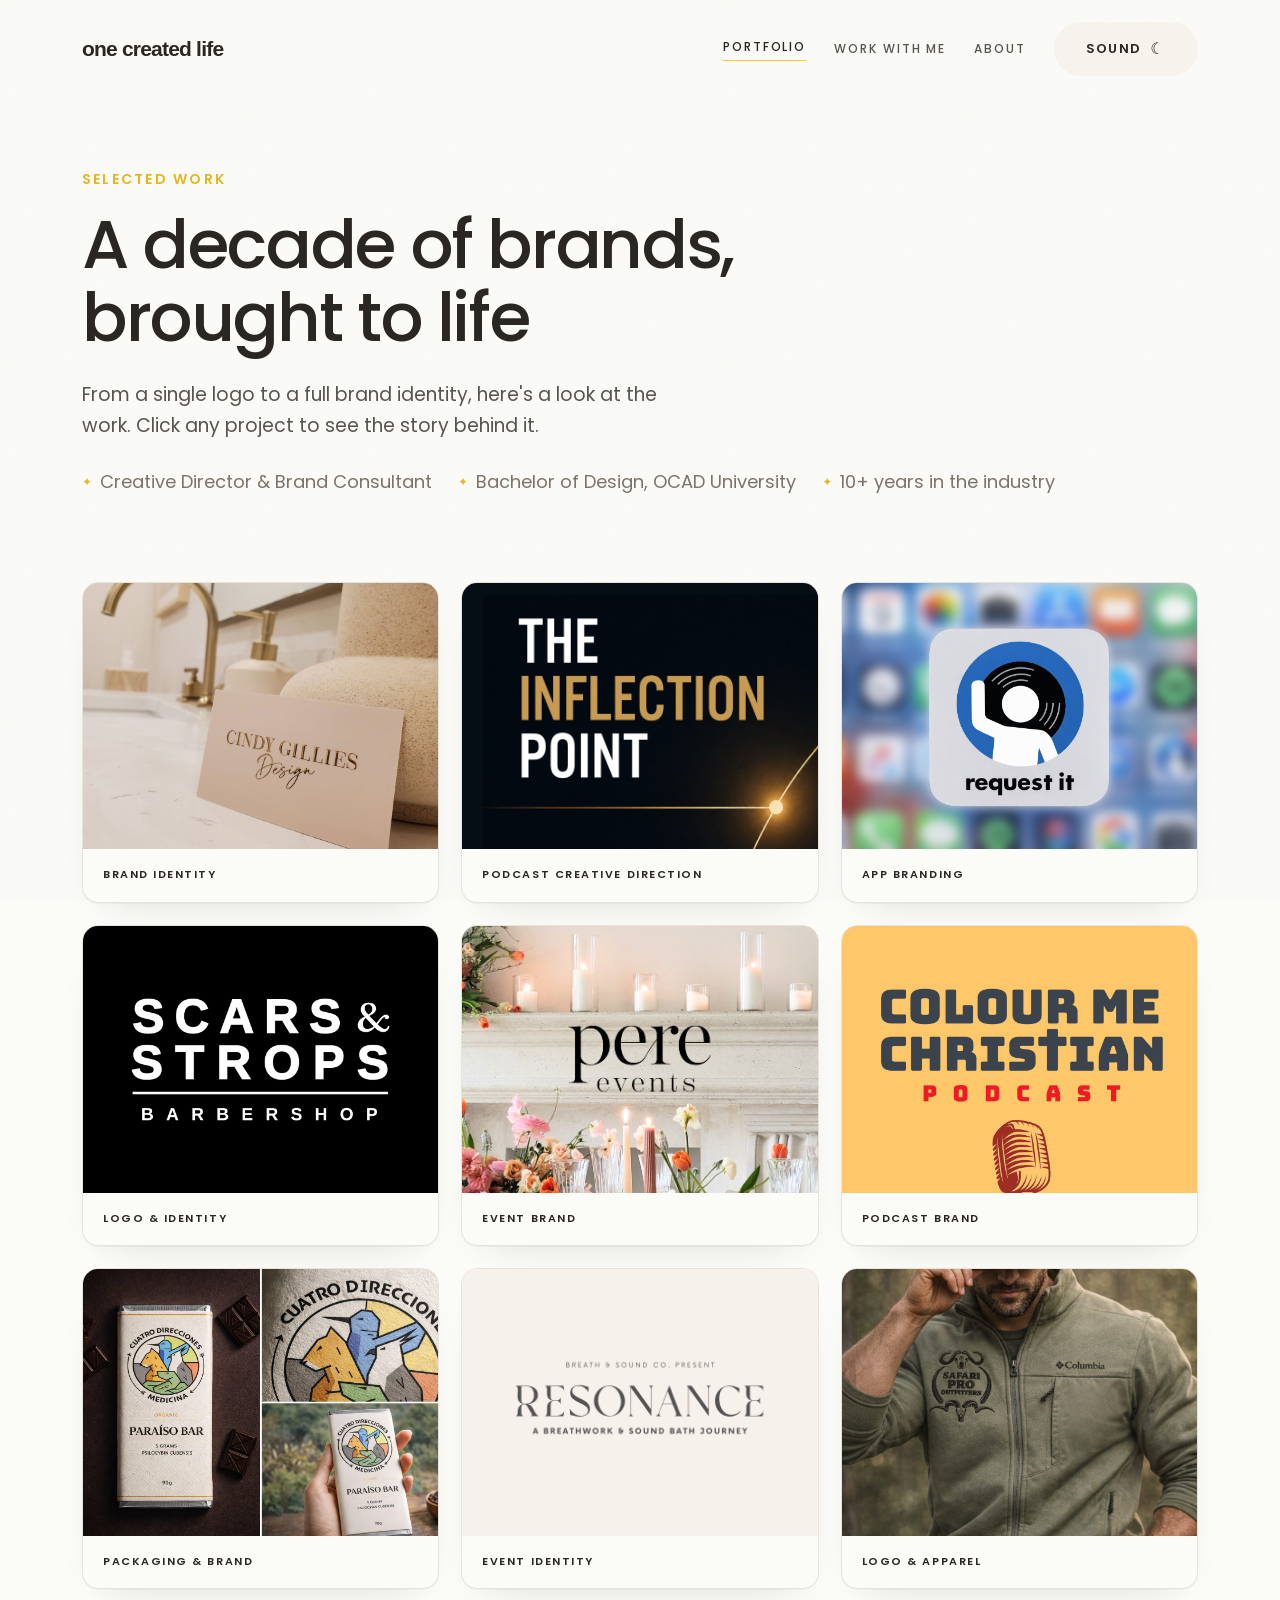
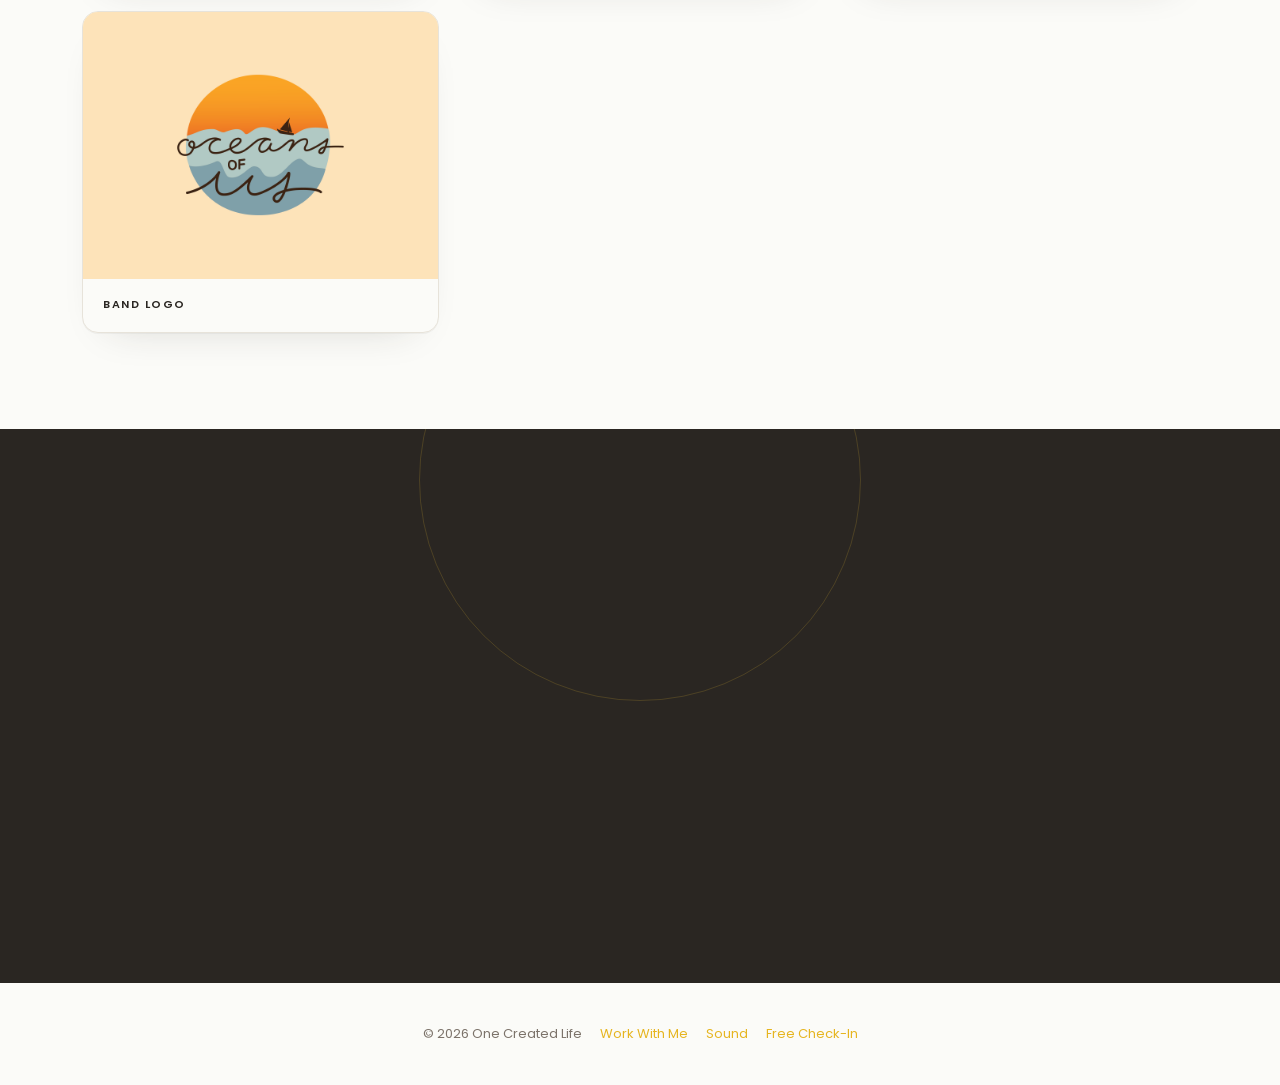
<file: portfolio.html>
<!doctype html>
<html lang="en">
<head>
<meta charset="utf-8" />
<meta name="viewport" content="width=device-width, initial-scale=1" />
<title>Portfolio — One Created Life</title>
<meta name="description" content="Selected brand work by Ravenne Villanueva, Creative Director. Logos, packaging, and full brand identities brought to life." />
<link rel="preconnect" href="https://fonts.googleapis.com" />
<link rel="preconnect" href="https://fonts.gstatic.com" crossorigin />
<script>document.documentElement.classList.add('js');</script>
<style>
  :root{--bg:#fbfbf8;--bg-warm:#f6f3ec;--oatmeal:#e7e3da;--oatmeal-soft:#efece5;--ink:#2a2622;--ink-soft:rgba(42,38,34,.78);--ink-muted:#7c736a;--rule:#d8d3c9;--gold:#ffcc33;--gold-deep:#e6b520;--shadow-sm:0 1px 0 rgba(42,38,34,.04),0 18px 40px -28px rgba(42,38,34,.22);--shadow-lg:0 2px 0 rgba(42,38,34,.03),0 50px 90px -50px rgba(42,38,34,.40);--maxw:1180px}
  *{box-sizing:border-box}html{scroll-behavior:smooth}
  body{margin:0;background:var(--bg);color:var(--ink);font-family:'Quicksand',system-ui,sans-serif;line-height:1.7;font-size:17px;-webkit-font-smoothing:antialiased;overflow-x:hidden}
  ::selection{background:var(--gold);color:var(--ink)}
  a{color:inherit}img{max-width:100%;display:block}
  body::before{content:"";position:fixed;inset:0;z-index:1;pointer-events:none;opacity:.035;background-image:url("data:image/svg+xml,%3Csvg xmlns='http://www.w3.org/2000/svg' width='180' height='180'%3E%3Cfilter id='n'%3E%3CfeTurbulence type='fractalNoise' baseFrequency='0.9' numOctaves='3'/%3E%3C/filter%3E%3Crect width='100%25' height='100%25' filter='url(%23n)'/%3E%3C/svg%3E")}
  .shell{max-width:var(--maxw);margin:0 auto;padding:0 32px;position:relative;z-index:2}
  .eyebrow{font-family:'Quicksand',sans-serif;font-weight:600;font-size:13px;letter-spacing:.2em;text-transform:uppercase;color:var(--gold-deep);margin:0 0 18px}
  h1,h2{font-family:'Cormorant Garamond',Georgia,serif;font-weight:500;letter-spacing:-.005em;color:var(--ink)}
  h1{font-size:clamp(42px,6vw,76px);line-height:1.04;margin:0}
  h2{font-size:clamp(30px,4vw,46px);line-height:1.1;margin:0 0 18px}
  p{margin:0 0 18px}
  .lede{font-size:19px;color:var(--ink-soft);line-height:1.6;max-width:52ch}
  .btn{display:inline-flex;align-items:center;gap:9px;background:var(--gold);color:var(--ink);border:none;border-radius:999px;padding:16px 32px;font-family:'Quicksand',sans-serif;font-weight:600;font-size:13px;letter-spacing:.1em;text-transform:uppercase;text-decoration:none;cursor:pointer;transition:transform .3s,box-shadow .3s,background .3s}
  .btn:hover{background:var(--gold-deep);transform:translateY(-2px);box-shadow:0 16px 30px -12px rgba(230,181,32,.65)}
  .btn .arrow{transition:transform .3s}.btn:hover .arrow{transform:translateX(4px)}
  .btn-light{background:var(--bg);color:var(--ink)}.btn-light:hover{background:#fff}
  header.nav{position:fixed;top:0;left:0;right:0;z-index:50;transition:background .4s,box-shadow .4s,padding .4s;padding:22px 0}
  header.nav.scrolled{background:rgba(251,251,248,.82);backdrop-filter:blur(14px) saturate(1.1);box-shadow:0 1px 0 rgba(42,38,34,.06);padding:14px 0}
  .nav-inner{display:flex;align-items:center;justify-content:space-between;gap:24px}
  .brand{font-family:'Cormorant Garamond',serif;font-size:23px;font-weight:500;text-decoration:none;color:var(--ink);display:flex;align-items:center;gap:10px}
  .brand .dot{width:7px;height:7px;border-radius:50%;background:var(--gold)}
  .nav-links{display:flex;align-items:center;gap:28px}
  .nav-links a:not(.btn){font-size:12px;letter-spacing:.16em;text-transform:uppercase;font-weight:500;color:var(--ink-soft);text-decoration:none;transition:color .25s}
  .nav-links a:not(.btn):hover,.nav-links a.active{color:var(--ink)}
  .nav-links a.active{border-bottom:1.5px solid var(--gold);padding-bottom:3px}
  .nav-toggle{display:none}
  .p-hero{padding:170px 0 50px}
  .p-hero .meta{margin-top:26px;display:flex;gap:26px;flex-wrap:wrap;font-family:'Cormorant Garamond',serif;font-style:italic;font-size:18px;color:var(--ink-muted)}
  .p-hero .meta span{display:flex;align-items:center;gap:8px}
  .p-hero .meta span::before{content:"✦";color:var(--gold-deep);font-style:normal;font-size:12px}
  .work-wrap{padding:34px 0 96px}
  .work-grid{display:grid;grid-template-columns:repeat(3,1fr);gap:22px}
  .work-card{text-decoration:none;color:inherit;display:block;border-radius:16px;overflow:hidden;background:var(--bg);border:1px solid var(--oatmeal);box-shadow:var(--shadow-sm);transition:transform .4s ease,box-shadow .4s ease;position:relative}
  .work-card:hover{transform:translateY(-6px);box-shadow:var(--shadow-lg)}
  .wc-img{aspect-ratio:4/3;overflow:hidden;background:var(--oatmeal-soft)}
  .wc-img img{width:100%;height:100%;object-fit:cover;object-position:center;transition:transform .6s cubic-bezier(.2,.7,.2,1)}
  .wc-img.cindy img{object-position:center 78%}
  .wc-img.inflection{background:#050e15}
  .wc-img.inflection img{object-position:center;transform:translate(15%,36px) scale(1.18)}
  .wc-img.pere img{object-position:center 34%}
  .work-card:hover .wc-img img{transform:scale(1.045)}
  .work-card:hover .wc-img.inflection img{transform:translate(15%,36px) scale(1.22)}
  .wc-img.contain img{object-fit:contain;padding:30px}
  .wc-img.oceans{background:#fde3b9}
  .wc-img.oceans img{transform:scale(1.15)}
  .work-card:hover .wc-img.oceans img{transform:scale(1.19)}
  .wc-img.resonance{background:#f7f1ec}
  .wc-view{position:absolute;top:14px;right:14px;background:var(--bg);color:var(--ink);font-size:10.5px;font-weight:700;letter-spacing:.12em;text-transform:uppercase;padding:7px 13px;border-radius:999px;opacity:0;transform:translateY(-6px);transition:all .3s ease;box-shadow:var(--shadow-sm);z-index:2}
  .work-card:hover .wc-view{opacity:1;transform:none}
  .wc-cap{padding:16px 20px 18px}
  .wc-cat{display:block;font-size:11px;letter-spacing:.14em;text-transform:uppercase;color:var(--ink);font-weight:600}
  .p-cta{background:var(--ink);color:var(--bg);text-align:center;padding:96px 0;position:relative;overflow:hidden}
  .p-cta::after{content:"";position:absolute;width:440px;height:440px;border-radius:50%;border:1.5px solid rgba(255,204,51,.16);top:-170px;left:50%;transform:translateX(-50%)}
  .p-cta h2{color:var(--bg);max-width:18ch;margin:0 auto 20px}
  .p-cta .eyebrow{color:var(--gold)}
  .p-cta p{color:rgba(251,251,248,.78);max-width:44ch;margin:0 auto 34px;font-size:18px}
  footer{background:var(--bg);padding:40px 0;text-align:center}
  .foot-bottom{max-width:640px;margin:0 auto;font-size:13px;color:var(--ink-muted);display:flex;justify-content:center;gap:18px;flex-wrap:wrap}
  .foot-bottom a{color:var(--gold-deep);text-decoration:none}
  [data-reveal]{opacity:0;transform:translateY(24px);transition:opacity .7s cubic-bezier(.2,.7,.2,1),transform .7s cubic-bezier(.2,.7,.2,1)}
  html:not(.js) [data-reveal]{opacity:1;transform:none}
  [data-reveal].in{opacity:1;transform:none}
  @media (prefers-reduced-motion:reduce){[data-reveal]{opacity:1;transform:none;transition:none}}
  @media (max-width:920px){.work-grid{grid-template-columns:repeat(2,1fr)}}
  @media (max-width:680px){
    .shell{padding:0 22px}.p-hero{padding:130px 0 30px}
    .nav-links{position:fixed;inset:0 0 0 auto;width:min(78vw,320px);background:var(--bg);flex-direction:column;align-items:flex-start;justify-content:center;gap:24px;padding:40px;transform:translateX(100%);transition:transform .4s ease;box-shadow:var(--shadow-lg)}
    .nav-links.open{transform:none}
    .nav-toggle{display:flex;flex-direction:column;gap:5px;background:none;border:none;cursor:pointer;padding:6px;z-index:60}
    .nav-toggle span{width:24px;height:2px;background:var(--ink);border-radius:2px;transition:transform .3s,opacity .3s}
    .nav-toggle.open span:nth-child(1){transform:translateY(7px) rotate(45deg)}
    .nav-toggle.open span:nth-child(2){opacity:0}
    .nav-toggle.open span:nth-child(3){transform:translateY(-7px) rotate(-45deg)}
  }
  @media (max-width:520px){.work-grid{grid-template-columns:1fr}}
</style>
<link rel="stylesheet" href="assets/site-system.css?v=20261104-3" />
</head>
<body>

<header class="nav" id="nav">
  <div class="shell nav-inner">
    <a href="index.html" class="brand">one created life</a>
    <nav class="nav-links" id="navLinks">
      <a href="portfolio.html" class="active">Portfolio</a>
      <a href="index.html#work">Work With Me</a>
      <a href="index.html#about">About</a>
      <a href="sound.html" class="btn btn-sound">Sound <span class="sound-moon" aria-hidden="true">☾</span></a>
    </nav>
    <button class="nav-toggle" id="navToggle" aria-label="Menu"><span></span><span></span><span></span></button>
  </div>
</header>

<section class="p-hero">
  <div class="shell">
    <p class="eyebrow" data-reveal>Selected work</p>
    <h1 data-reveal>A decade of brands,<br/>brought to life</h1>
    <p class="lede" data-reveal style="margin-top:26px;">From a single logo to a full brand identity, here's a look at the work. Click any project to see the story behind it.</p>
    <div class="meta" data-reveal>
      <span>Creative Director &amp; Brand Consultant</span>
      <span>Bachelor of Design, OCAD University</span>
      <span>10+ years in the industry</span>
    </div>
  </div>
</section>

<section class="work-wrap">
  <div class="shell">
    <div class="work-grid">

      <a class="work-card" data-reveal href="work/cindy-gillies.html">
        <div class="wc-img cindy"><span class="wc-view">View →</span><img src="assets/work/cindy-gillies.jpg" alt="Cindy Gillies Design" loading="lazy" /></div>
        <div class="wc-cap"><span class="wc-cat">Brand Identity</span></div>
      </a>

      <a class="work-card" data-reveal href="work/the-inflection-point.html">
        <div class="wc-img inflection"><span class="wc-view">View →</span><img src="assets/work/the-inflection-point/cover.jpg" alt="The Inflection Point podcast" loading="lazy" /></div>
        <div class="wc-cap"><span class="wc-cat">Podcast Creative Direction</span></div>
      </a>

      <a class="work-card" data-reveal href="work/request-it.html">
        <div class="wc-img"><span class="wc-view">View →</span><img src="assets/work/request-it.jpg" alt="Request It" loading="lazy" /></div>
        <div class="wc-cap"><span class="wc-cat">App Branding</span></div>
      </a>

      <a class="work-card" data-reveal href="work/scars-strops.html">
        <div class="wc-img"><span class="wc-view">View →</span><img src="assets/work/scars-strops.png" alt="Scars &amp; Strops Barbershop" loading="lazy" /></div>
        <div class="wc-cap"><span class="wc-cat">Logo &amp; Identity</span></div>
      </a>

      <a class="work-card" data-reveal href="work/pere-events.html">
        <div class="wc-img pere"><span class="wc-view">View →</span><img src="assets/work/pere-events.jpg" alt="Pere Events" loading="lazy" /></div>
        <div class="wc-cap"><span class="wc-cat">Event Brand</span></div>
      </a>

      <a class="work-card" data-reveal href="work/colour-me-christian.html">
        <div class="wc-img"><span class="wc-view">View →</span><img src="assets/work/colour-me-christian.png" alt="Colour Me Christian" loading="lazy" /></div>
        <div class="wc-cap"><span class="wc-cat">Podcast Brand</span></div>
      </a>

      <a class="work-card" data-reveal href="work/cdm.html">
        <div class="wc-img"><span class="wc-view">View →</span><img src="assets/work/cdm.jpg" alt="Cuatro Direcciones Medicina" loading="lazy" /></div>
        <div class="wc-cap"><span class="wc-cat">Packaging &amp; Brand</span></div>
      </a>

      <a class="work-card" data-reveal href="work/resonance.html">
        <div class="wc-img contain resonance"><span class="wc-view">View →</span><img src="assets/work/resonance.png" alt="Resonance" loading="lazy" /></div>
        <div class="wc-cap"><span class="wc-cat">Event Identity</span></div>
      </a>

      <a class="work-card" data-reveal href="work/safari-pro.html">
        <div class="wc-img"><span class="wc-view">View →</span><img src="assets/work/safari-pro.jpg" alt="Safari Pro Outfitters" loading="lazy" /></div>
        <div class="wc-cap"><span class="wc-cat">Logo &amp; Apparel</span></div>
      </a>

      <a class="work-card" data-reveal href="work/oceans-of-us.html">
        <div class="wc-img contain oceans"><span class="wc-view">View →</span><img src="assets/work/oceans-of-us.png" alt="Oceans of Us" loading="lazy" /></div>
        <div class="wc-cap"><span class="wc-cat">Band Logo</span></div>
      </a>

    </div>
  </div>
</section>

<section class="p-cta">
  <div class="shell" style="position:relative; z-index:2;">
    <p class="eyebrow" data-reveal>Your brand is next</p>
    <h2 data-reveal>Like what you see? Let's make yours the next one!</h2>
    <p data-reveal>Whether you're starting from scratch or refreshing what you've outgrown, we'll build a brand that finally looks like who you are now.</p>
  </div>
</section>

<footer>
  <div class="shell">
    <div class="foot-bottom">
      <span>© 2026 One Created Life</span>
      <a href="index.html#work">Work With Me</a>
      <a href="sound.html">Sound</a>
      <a href="quiz.html">Free Check-In</a>
    </div>
  </div>
</footer>

<script>
  const nav=document.getElementById('nav');
  const onScroll=()=>nav.classList.toggle('scrolled', window.scrollY>24);
  onScroll(); window.addEventListener('scroll',onScroll,{passive:true});
  const toggle=document.getElementById('navToggle'), links=document.getElementById('navLinks');
  toggle.addEventListener('click',()=>{ toggle.classList.toggle('open'); links.classList.toggle('open'); });
  const io=new IntersectionObserver((es)=>{es.forEach(e=>{if(e.isIntersecting){e.target.classList.add('in');io.unobserve(e.target);}});},{threshold:0.08,rootMargin:'0px 0px -40px 0px'});
  document.querySelectorAll('[data-reveal]').forEach(el=>io.observe(el));
</script>
</body>
</html>
</file>
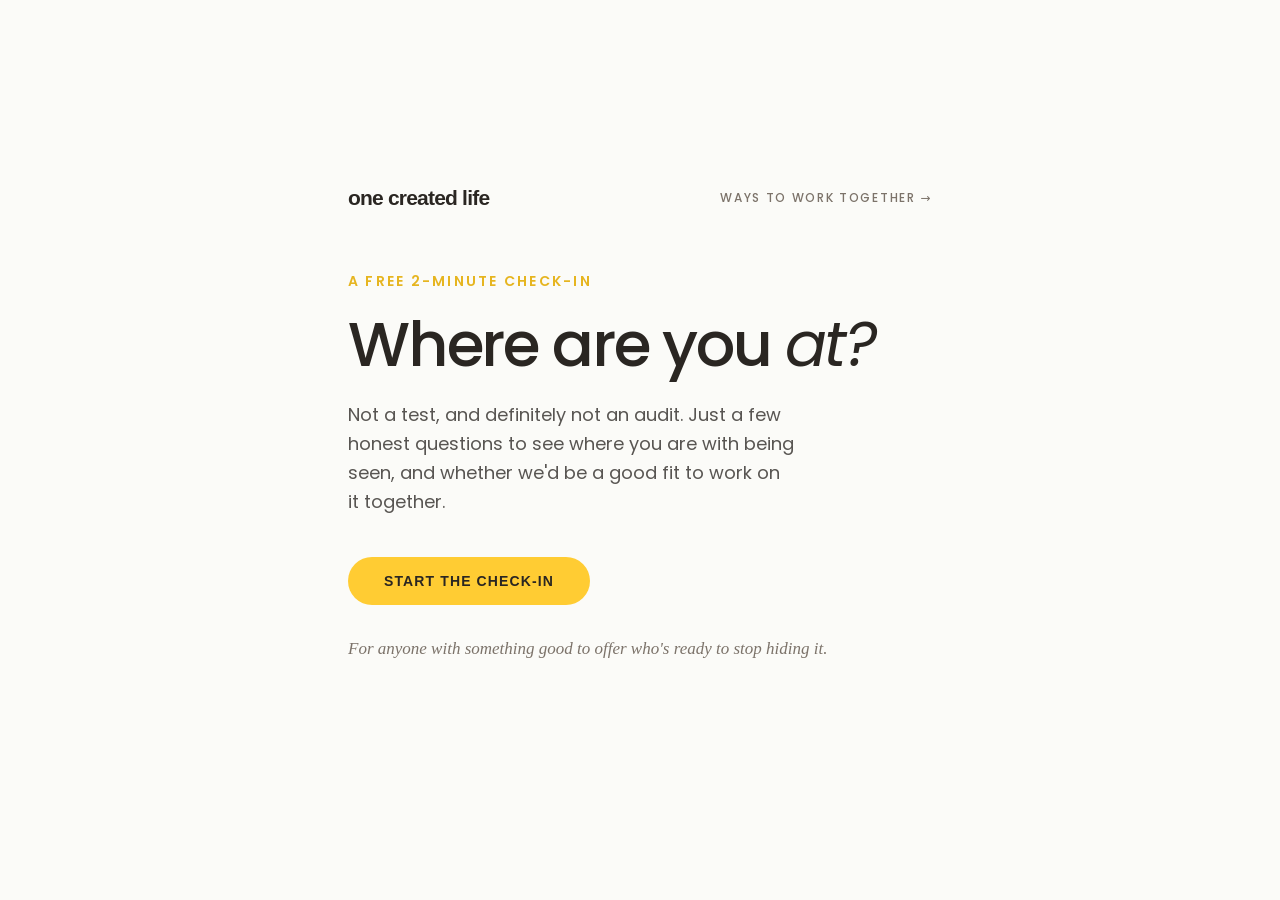
<file: quiz.html>
<!doctype html>
<html lang="en">
<head>
<meta charset="utf-8" />
<meta name="viewport" content="width=device-width, initial-scale=1" />
<title>Where are you at? — A free check-in · One Created Life</title>
<meta name="description" content="A free 2-minute check-in to see where you are with being seen, and whether we'd be a good fit to work together." />
<link rel="preconnect" href="https://fonts.googleapis.com" />
<link rel="preconnect" href="https://fonts.gstatic.com" crossorigin />
<style>
  :root {
    --bg: #fbfbf8; --oatmeal: #e7e3da; --oatmeal-soft: #efece5; --ink: #2a2622;
    --ink-soft: rgba(42,38,34,0.78); --ink-muted: #7c736a; --rule: #c5c1b9; --gold: #ffcc33; --gold-deep: #e6b520;
    --shadow: 0 1px 0 rgba(42,38,34,0.04), 0 30px 60px -30px rgba(42,38,34,0.16);
  }
  * { box-sizing: border-box; }
  body { margin: 0; background: var(--bg); color: var(--ink); font-family: 'Quicksand', system-ui, sans-serif;
    font-weight: 400; line-height: 1.7; font-size: 17px; -webkit-font-smoothing: antialiased; }
  ::selection { background: var(--gold); color: var(--ink); }
  a { color: inherit; }
  .wrap { max-width: 640px; margin: 0 auto; padding: 40px 28px 96px; min-height: 100vh; display: flex; flex-direction: column; justify-content: center; }
  .nav { margin-bottom: 56px; display: flex; justify-content: space-between; align-items: center; flex-wrap: wrap; gap: 14px; }
  .brand { font-family: 'Cormorant Garamond', serif; font-size: 21px; font-weight: 500; text-decoration: none; color: var(--ink); display: flex; align-items: center; gap: 9px; }
  .brand .dot { width: 6px; height: 6px; border-radius: 50%; background: var(--gold); display: inline-block; }
  .nav a.back { font-size: 12px; color: var(--ink-muted); text-decoration: none; letter-spacing: 0.14em; text-transform: uppercase; font-weight: 500; }
  .nav a.back:hover { color: var(--ink); }

  .eyebrow { font-family: 'Cormorant Garamond', serif; font-style: italic; font-weight: 400; font-size: 19px; color: var(--gold-deep); margin-bottom: 20px; }
  h1 { font-family: 'Cormorant Garamond', serif; font-weight: 500; font-size: clamp(40px, 6vw, 62px); line-height: 1.06; letter-spacing: -0.005em; margin: 0 0 24px; }
  h1 em { font-style: italic; font-weight: 400; }
  .lede { font-size: 18px; color: var(--ink-soft); line-height: 1.6; margin: 0 0 40px; max-width: 42ch; }
  .start-btn { background: var(--gold); color: var(--ink); border: none; border-radius: 999px; padding: 16px 36px;
    font-family: 'Quicksand', sans-serif; font-weight: 600; font-size: 14px; letter-spacing: 0.08em; text-transform: uppercase; cursor: pointer; transition: all .3s ease; }
  .start-btn:hover { background: var(--gold-deep); transform: translateY(-1px); box-shadow: 0 12px 28px -10px rgba(255,204,51,.6); }
  .meta { margin-top: 30px; font-family: 'Cormorant Garamond', serif; font-style: italic; font-size: 17px; color: var(--ink-muted); }

  .screen { display: none; } .screen.active { display: block; animation: fade .6s ease-out; }
  @keyframes fade { from { opacity: 0; transform: translateY(12px); } to { opacity: 1; transform: none; } }

  .progress { display: flex; gap: 6px; margin-bottom: 40px; }
  .pstep { flex: 1; height: 2px; background: var(--rule); border-radius: 2px; transition: background .4s ease; }
  .pstep.done { background: var(--ink); } .pstep.current { background: var(--gold); }
  .q-num { font-family: 'Cormorant Garamond', serif; font-style: italic; color: var(--gold-deep); font-size: 18px; margin-bottom: 12px; }
  .q-text { font-family: 'Cormorant Garamond', serif; font-weight: 500; font-size: clamp(26px, 3.6vw, 34px); line-height: 1.22; margin: 0 0 34px; letter-spacing: -0.005em; }
  .choices { display: flex; flex-direction: column; gap: 12px; }
  .choice { background: var(--oatmeal); color: var(--ink); border: 1px solid transparent; border-radius: 14px; padding: 18px 24px;
    text-align: left; font-size: 15.5px; font-family: 'Quicksand', sans-serif; line-height: 1.5; cursor: pointer; transition: all .25s ease; }
  .choice:hover { border-color: var(--gold); background: var(--oatmeal-soft); transform: translateX(4px); }

  .r-arch { font-family: 'Cormorant Garamond', serif; font-style: italic; font-size: 20px; color: var(--gold-deep); margin-bottom: 14px; }
  .r-headline { font-family: 'Cormorant Garamond', serif; font-weight: 500; font-size: clamp(32px, 5vw, 48px); line-height: 1.12; margin: 0 0 28px; max-width: 20ch; letter-spacing: -0.005em; }
  .r-body { color: var(--ink-soft); margin-bottom: 28px; font-size: 16.5px; line-height: 1.7; }
  .r-body strong { color: var(--ink); font-weight: 600; }
  .r-rec { background: var(--oatmeal); border-left: 3px solid var(--gold); padding: 22px 26px; margin: 30px 0; border-radius: 0 14px 14px 0; }
  .r-rec .label { font-family: 'Cormorant Garamond', serif; font-style: italic; color: var(--gold-deep); font-size: 16px; margin-bottom: 8px; }
  .r-rec .body { color: var(--ink); font-size: 16px; line-height: 1.55; }
  .cta { background: var(--ink); color: var(--bg); border-radius: 18px; padding: 36px 32px; margin: 34px 0; text-align: center; }
  .cta-eyebrow { font-family: 'Cormorant Garamond', serif; font-style: italic; color: var(--gold); font-size: 16px; margin-bottom: 8px; }
  .cta-headline { font-family: 'Cormorant Garamond', serif; font-weight: 500; font-size: 26px; margin: 0 0 14px; color: var(--bg); }
  .cta p { color: rgba(251,251,248,.78); font-size: 15px; margin: 0 auto 24px; max-width: 40ch; }
  .cta-link { display: inline-block; background: var(--gold); color: var(--ink); padding: 14px 32px; border-radius: 999px; text-decoration: none; font-weight: 600; font-size: 13px; letter-spacing: 0.1em; text-transform: uppercase; transition: all .3s ease; }
  .cta-link:hover { background: var(--bg); transform: translateY(-1px); }
  .sub-links { text-align: center; margin-top: 10px; }
  .sub-links a { font-size: 13px; color: var(--ink-muted); text-decoration: none; border-bottom: 1px solid var(--rule); padding-bottom: 1px; }
  .sub-links a:hover { color: var(--ink); border-color: var(--ink); }
  .restart { margin-top: 30px; text-align: center; }
  .restart-btn { background: transparent; color: var(--ink-muted); border: 1px solid var(--rule); border-radius: 999px; font-size: 12px; padding: 10px 22px; text-transform: uppercase; letter-spacing: 0.1em; font-weight: 500; cursor: pointer; transition: all .25s ease; }
  .restart-btn:hover { color: var(--ink); border-color: var(--ink); }

  @media (max-width: 600px) { .wrap { padding: 28px 22px 64px; } .nav { margin-bottom: 36px; } }
</style>
<link rel="stylesheet" href="assets/site-system.css?v=20261104-3" />
</head>
<body>
<div class="wrap">

  <div class="nav">
    <a href="index.html" class="brand">one created life</a>
    <a href="index.html#work" class="back">Ways to work together →</a>
  </div>

  <!-- Intro -->
  <div id="intro" class="screen active">
    <div class="eyebrow">A free 2-minute check-in</div>
    <h1>Where are you <em>at?</em></h1>
    <p class="lede">Not a test, and definitely not an audit. Just a few honest questions to see where you are with being seen, and whether we'd be a good fit to work on it together.</p>
    <button class="start-btn" onclick="start()">Start the check-in</button>
    <div class="meta">For anyone with something good to offer who's ready to stop hiding it.</div>
  </div>

  <!-- Q1 -->
  <div id="q1" class="screen">
    <div class="progress"><div class="pstep current"></div><div class="pstep"></div><div class="pstep"></div><div class="pstep"></div></div>
    <div class="q-num">i.</div>
    <h2 class="q-text">When it comes to putting yourself out there, where are you right now?</h2>
    <div class="choices">
      <button class="choice" onclick="answer(1,'a')">Honestly, I mostly stay hidden.</button>
      <button class="choice" onclick="answer(1,'b')">I start, I stop, then I start again.</button>
      <button class="choice" onclick="answer(1,'c')">I show up, but it's not landing the way I'd hoped.</button>
      <button class="choice" onclick="answer(1,'d')">I'm doing alright, and ready to go bigger.</button>
    </div>
  </div>

  <!-- Q2 -->
  <div id="q2" class="screen">
    <div class="progress"><div class="pstep done"></div><div class="pstep current"></div><div class="pstep"></div><div class="pstep"></div></div>
    <div class="q-num">ii.</div>
    <h2 class="q-text">What's the honest thing getting in the way?</h2>
    <div class="choices">
      <button class="choice" onclick="answer(2,'a')">I'm not even sure what I'm really offering.</button>
      <button class="choice" onclick="answer(2,'b')">I overthink it and polish everything to death.</button>
      <button class="choice" onclick="answer(2,'c')">Part of me is scared of being judged.</button>
      <button class="choice" onclick="answer(2,'d')">I just need a clear plan and some momentum.</button>
    </div>
  </div>

  <!-- Q3 -->
  <div id="q3" class="screen">
    <div class="progress"><div class="pstep done"></div><div class="pstep done"></div><div class="pstep current"></div><div class="pstep"></div></div>
    <div class="q-num">iii.</div>
    <h2 class="q-text">What would actually make this feel worth it for you?</h2>
    <div class="choices">
      <button class="choice" onclick="answer(3,'a')">Finally being clear on my message.</button>
      <button class="choice" onclick="answer(3,'b')">Showing up consistently without the spiral.</button>
      <button class="choice" onclick="answer(3,'c')">Feeling confident enough to be fully seen.</button>
      <button class="choice" onclick="answer(3,'d')">More of the right people finding me.</button>
    </div>
  </div>

  <!-- Q4 -->
  <div id="q4" class="screen">
    <div class="progress"><div class="pstep done"></div><div class="pstep done"></div><div class="pstep done"></div><div class="pstep current"></div></div>
    <div class="q-num">iv.</div>
    <h2 class="q-text">And how much support feels right, honestly?</h2>
    <div class="choices">
      <button class="choice" onclick="answer(4,'a')">Just an honest outside read on where I'm at.</button>
      <button class="choice" onclick="answer(4,'b')">One focused session to get unstuck.</button>
      <button class="choice" onclick="answer(4,'c')">Someone in my corner for a little while.</button>
      <button class="choice" onclick="answer(4,'d')">I'm not sure yet, I'd want to talk first.</button>
    </div>
  </div>

  <!-- Result -->
  <div id="result" class="screen">
    <div class="progress"><div class="pstep done"></div><div class="pstep done"></div><div class="pstep done"></div><div class="pstep done"></div></div>
    <div class="r-arch" id="rArch"></div>
    <h2 class="r-headline" id="rHead"></h2>
    <div class="r-body" id="rBody"></div>
    <div class="r-rec">
      <div class="label">A good next step</div>
      <div class="body" id="rRec"></div>
    </div>
    <div class="cta">
      <div class="cta-eyebrow">No pressure, just a conversation</div>
      <div class="cta-headline">Book a free discovery call</div>
      <p>We'll talk through where you're at and whether we're a fit. Even if the answer is "not yet," you'll leave clearer than you came.</p>
    </div>
    <div class="sub-links"><a href="index.html#work">Or see all the ways to work together</a></div>
    <div class="restart"><button class="restart-btn" onclick="restart()">Take it again</button></div>
  </div>

</div>

<script>
  const answers = {};
  const screens = ['intro','q1','q2','q3','q4','result'];
  function show(id){ screens.forEach(s=>document.getElementById(s).classList.remove('active')); document.getElementById(id).classList.add('active'); window.scrollTo({top:0,behavior:'smooth'}); }
  function start(){ show('q1'); }
  function answer(q,val){ answers['q'+q]=val; if(q<4){ show('q'+(q+1)); } else { compute(); } }
  function compute(){
    const tally={a:0,b:0,c:0,d:0};
    Object.values(answers).forEach(v=>tally[v]++);
    // tie-break leans on Q4 (how much support feels right)
    let top='d', n=-1;
    ['a','b','c','d'].forEach(k=>{ if(tally[k]>n){ top=k; n=tally[k]; } });
    if(tally[top] === tally[answers.q4] ) top = answers.q4;
    const R={
      a:{ arch:'Where you are', head:'You could use fresh eyes.',
        body:"<p>You're close enough to your own work that it's genuinely hard to see how it's landing from the outside. That's not a flaw. It's just what happens when you're the one inside it every day.</p><p>A little honest outside perspective tends to unlock more than another month of tweaking on your own. You probably know more than you're giving yourself credit for.</p>",
        rec:"Start with an honest outside look at your presence, or a free call if you'd rather just talk it through first." },
      b:{ arch:'Where you are', head:'You’re ready for a spark.',
        body:"<p>You don't need months of work or a full rebrand. You need one focused session to take all that overthinking and turn it into a clear, doable plan.</p><p><strong>You're more ready than you feel.</strong> The ideas are already in there. They just need shaping and a push out the door.</p>",
        rec:"A single Spark Session is likely your move, 90 minutes to go from scattered to clear." },
      c:{ arch:'Where you are', head:'You’re ready for a partner.',
        body:"<p>You know what you're about. What you're missing isn't clarity, it's steady support, so you can keep showing up without the start-stop spiral.</p><p>This is the season for someone in your corner who knows your goals and keeps you moving, on the practical and the deeper layers both.</p>",
        rec:"The Visibility Partnership fits where you are, a few months of consistent support and accountability." },
      d:{ arch:'Where you are', head:'Let’s just talk.',
        body:"<p>The honest next step for you isn't a package, it's a conversation. You'll know pretty quickly whether this feels right.</p><p>No pitch, no pressure. Just two people figuring out together whether we're a fit, and what would actually help.</p>",
        rec:"Book a free discovery call. We'll find the honest answer together, even if it's “not right now.”" }
    };
    const r=R[top];
    document.getElementById('rArch').textContent=r.arch;
    document.getElementById('rHead').textContent=r.head;
    document.getElementById('rBody').innerHTML=r.body;
    document.getElementById('rRec').textContent=r.rec;
    show('result');
  }
  function restart(){ Object.keys(answers).forEach(k=>delete answers[k]); show('intro'); }
</script>
</body>
</html>
</file>
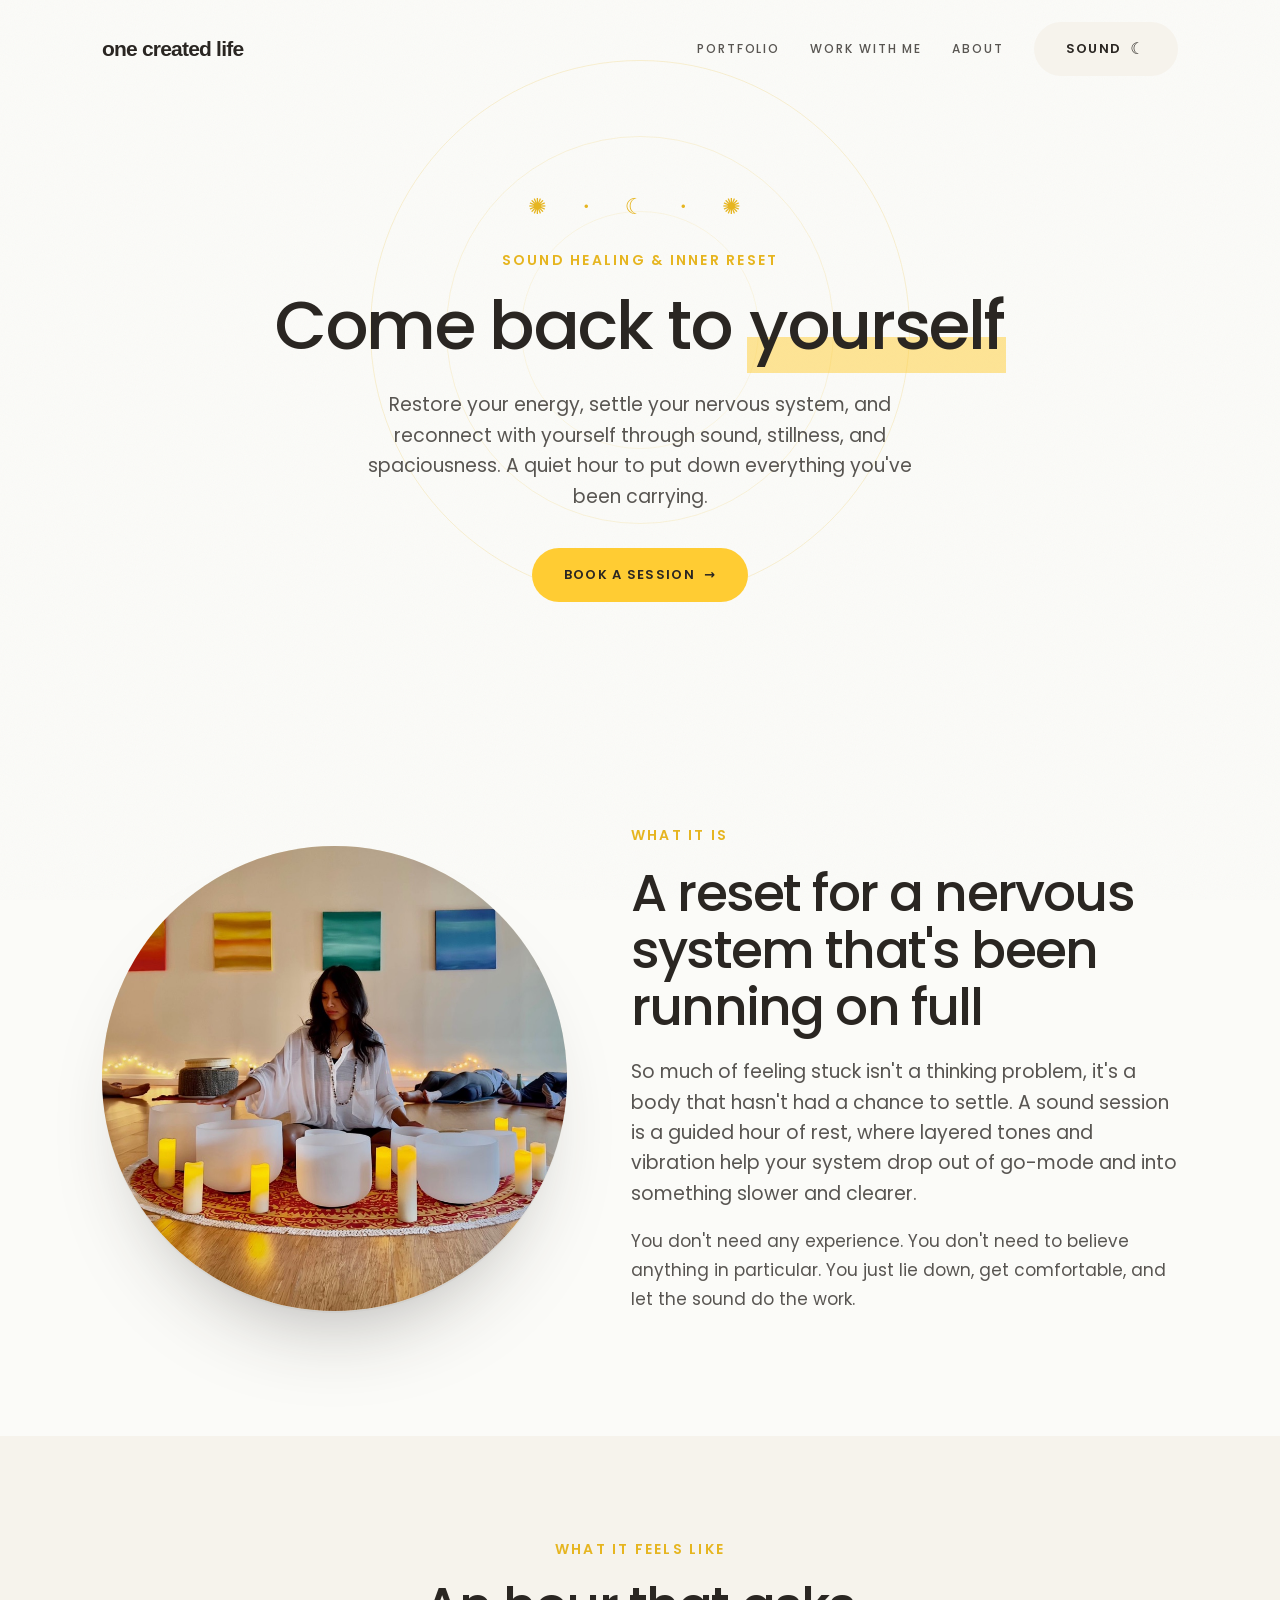
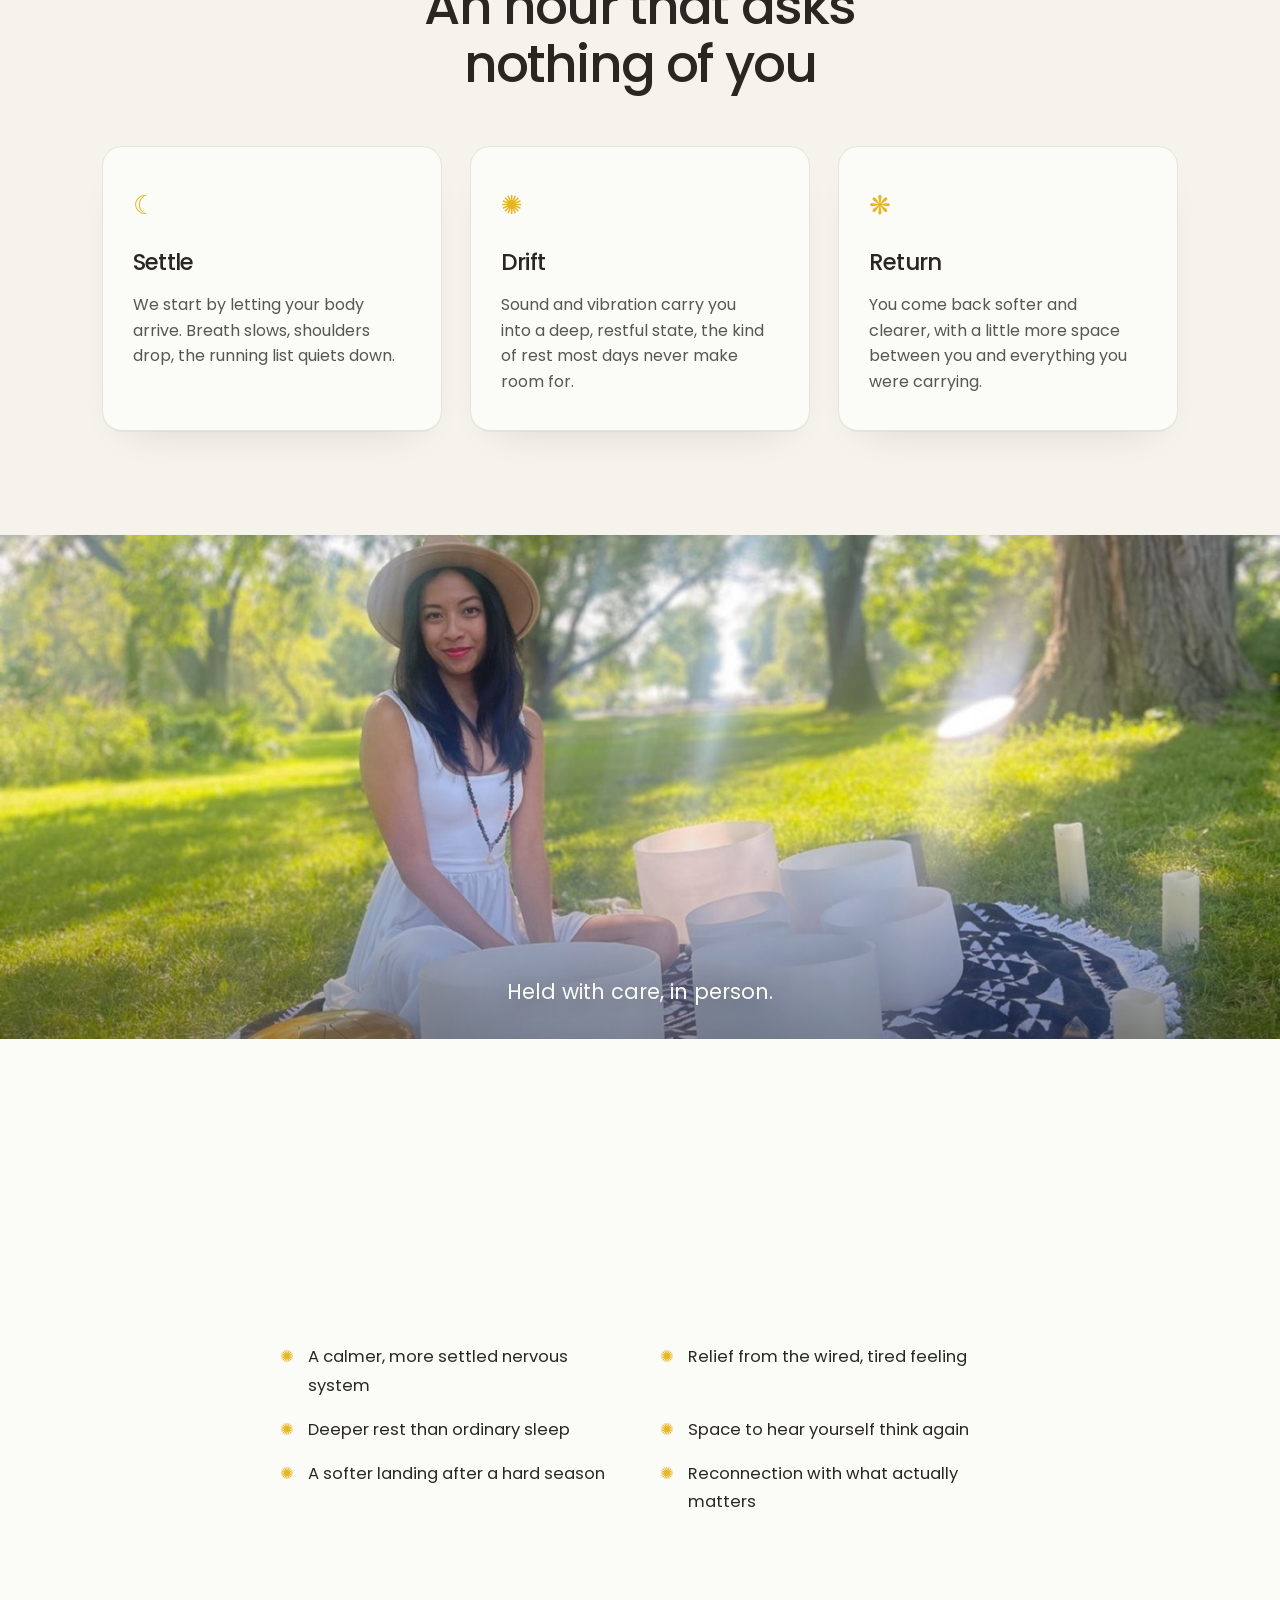
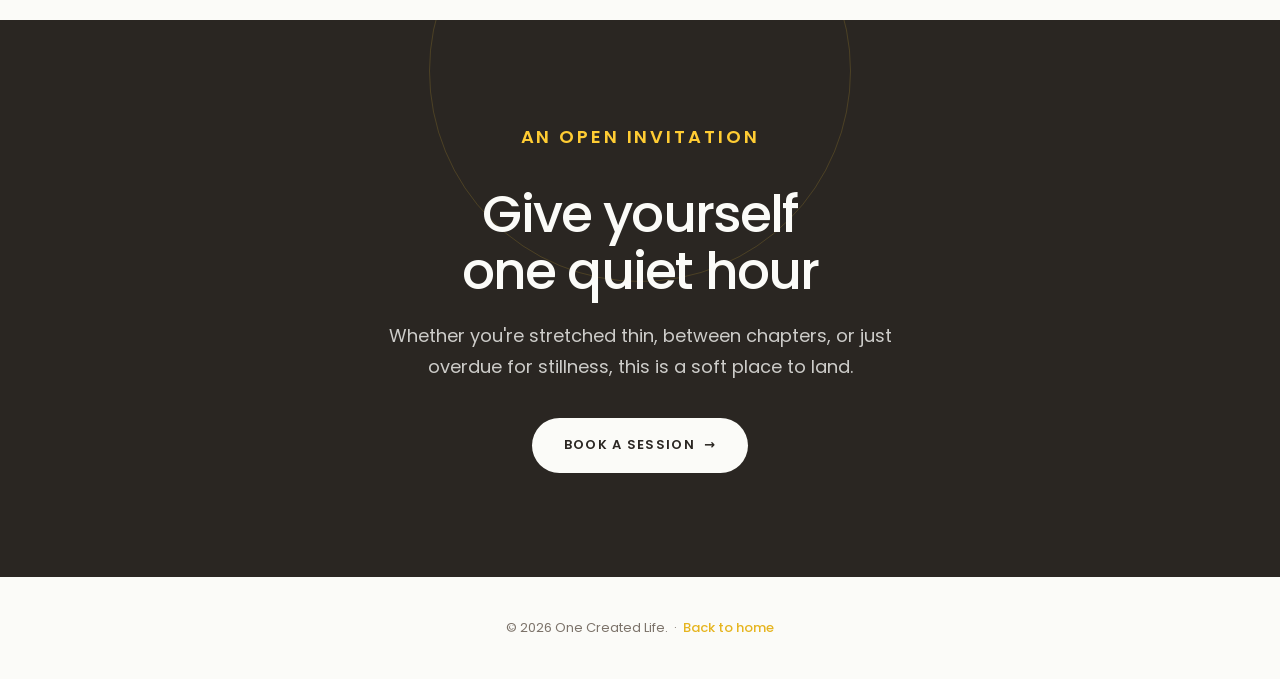
<file: sound.html>
<!doctype html>
<html lang="en">
<head>
<meta charset="utf-8" />
<meta name="viewport" content="width=device-width, initial-scale=1" />
<title>Sound Healing &amp; Inner Reset — One Created Life</title>
<meta name="description" content="Restore your energy, settle your nervous system, and reconnect with yourself through sound, stillness, and spaciousness." />
<link rel="preconnect" href="https://fonts.googleapis.com" />
<link rel="preconnect" href="https://fonts.gstatic.com" crossorigin />
<script>document.documentElement.classList.add('js');</script>
<style>
  :root {
    --bg: #fbfbf8; --bg-warm: #f6f3ec; --oatmeal: #e7e3da; --oatmeal-soft: #efece5;
    --ink: #2a2622; --ink-soft: rgba(42,38,34,0.78); --ink-muted: #7c736a; --rule: #d8d3c9;
    --gold: #ffcc33; --gold-deep: #e6b520;
    --shadow-sm: 0 1px 0 rgba(42,38,34,0.04), 0 18px 40px -28px rgba(42,38,34,0.22);
    --shadow-lg: 0 2px 0 rgba(42,38,34,0.03), 0 50px 90px -50px rgba(42,38,34,0.40);
    --maxw: 1140px;
  }
  * { box-sizing: border-box; }
  html { scroll-behavior: smooth; }
  body { margin: 0; background: var(--bg); color: var(--ink); font-family: 'Quicksand', system-ui, sans-serif;
    line-height: 1.7; font-size: 17px; -webkit-font-smoothing: antialiased; overflow-x: hidden; }
  ::selection { background: var(--gold); color: var(--ink); }
  a { color: inherit; }
  body::before { content:""; position: fixed; inset: 0; z-index: 1; pointer-events: none; opacity: 0.035;
    background-image: url("data:image/svg+xml,%3Csvg xmlns='http://www.w3.org/2000/svg' width='180' height='180'%3E%3Cfilter id='n'%3E%3CfeTurbulence type='fractalNoise' baseFrequency='0.9' numOctaves='3'/%3E%3C/filter%3E%3Crect width='100%25' height='100%25' filter='url(%23n)'/%3E%3C/svg%3E"); }
  .shell { max-width: var(--maxw); margin: 0 auto; padding: 0 32px; position: relative; z-index: 2; }

  .eyebrow { font-family: 'Cormorant Garamond', serif; font-style: italic; font-weight: 500; font-size: 19px; color: var(--gold-deep); margin: 0 0 18px; }
  h1, h2, h3 { font-family: 'Cormorant Garamond', serif; font-weight: 500; letter-spacing: -0.005em; color: var(--ink); }
  h1 { font-size: clamp(46px, 6.6vw, 86px); line-height: 1.02; margin: 0; }
  h2 { font-size: clamp(32px, 4.4vw, 52px); line-height: 1.1; margin: 0 0 22px; }
  h3 { font-size: 23px; margin: 0 0 10px; }
  p { margin: 0 0 18px; }
  .lede { font-size: 19px; color: var(--ink-soft); line-height: 1.6; max-width: 48ch; }

  .btn { display: inline-flex; align-items: center; gap: 9px; background: var(--gold); color: var(--ink);
    border: none; border-radius: 999px; padding: 16px 32px; font-family: 'Quicksand', sans-serif; font-weight: 600;
    font-size: 13px; letter-spacing: 0.1em; text-transform: uppercase; text-decoration: none; cursor: pointer;
    transition: transform .3s ease, box-shadow .3s ease, background .3s ease; }
  .btn:hover { background: var(--gold-deep); transform: translateY(-2px); box-shadow: 0 16px 30px -12px rgba(230,181,32,0.65); }
  .btn .arrow { transition: transform .3s ease; }
  .btn:hover .arrow { transform: translateX(4px); }
  .btn-light { background: var(--bg); color: var(--ink); }
  .textlink { font-weight: 600; font-size: 13px; letter-spacing: 0.08em; text-transform: uppercase; text-decoration: none;
    color: var(--ink); display: inline-flex; gap: 8px; border-bottom: 1px solid transparent; padding-bottom: 2px; transition: border-color .25s; }
  .textlink:hover { border-color: var(--gold-deep); }

  header.nav { position: fixed; top: 0; left: 0; right: 0; z-index: 50; transition: background .4s, box-shadow .4s, padding .4s; padding: 22px 0; }
  header.nav.scrolled { background: rgba(251,251,248,0.82); backdrop-filter: blur(14px) saturate(1.1); box-shadow: 0 1px 0 rgba(42,38,34,0.06); padding: 14px 0; }
  .nav-inner { display: flex; align-items: center; justify-content: space-between; gap: 24px; }
  .brand { font-family: 'Cormorant Garamond', serif; font-size: 23px; font-weight: 500; text-decoration: none; color: var(--ink); display: flex; align-items: center; gap: 10px; }
  .brand .dot { width: 7px; height: 7px; border-radius: 50%; background: var(--gold); }
  .nav-links { display: flex; align-items: center; gap: 30px; }
  .nav-links a:not(.btn) { font-size: 12px; letter-spacing: 0.16em; text-transform: uppercase; font-weight: 500; color: var(--ink-soft); text-decoration: none; transition: color .25s; }
  .nav-links a:not(.btn):hover { color: var(--ink); }

  .pad { padding: 104px 0; }
  .center { text-align: center; }

  /* hero */
  .s-hero { padding: 188px 0 120px; text-align: center; position: relative; overflow: hidden; }
  .s-hero .halo { position: absolute; top: 60px; left: 50%; transform: translateX(-50%); width: 540px; height: 540px; max-width: 92vw; pointer-events: none; }
  .s-hero .halo span { position: absolute; inset: 0; border-radius: 50%; border: 1.5px solid rgba(230,181,32,0.18); animation: pulse 6s ease-in-out infinite; }
  .s-hero .halo span:nth-child(2) { inset: 14%; border-color: rgba(230,181,32,0.14); animation-delay: .6s; }
  .s-hero .halo span:nth-child(3) { inset: 28%; border-color: rgba(230,181,32,0.10); animation-delay: 1.2s; }
  @keyframes pulse { 0%,100% { transform: scale(1); opacity: .8; } 50% { transform: scale(1.04); opacity: 1; } }
  .s-hero .inner { position: relative; z-index: 3; max-width: 760px; margin: 0 auto; }
  .s-hero h1 .ul { background: linear-gradient(transparent 62%, rgba(255,204,51,0.5) 62%); padding: 0 2px; }
  .s-hero .lede { margin: 28px auto 36px; }
  .glyph-row { font-size: 22px; color: var(--gold-deep); letter-spacing: 0.5em; margin-bottom: 26px; }

  /* what it is */
  .two { display: grid; grid-template-columns: 0.85fr 1fr; gap: 64px; align-items: center; }
  .s-photo { aspect-ratio: 1/1; border-radius: 50%; background: radial-gradient(120% 120% at 50% 20%, #f0e7cf 0%, var(--oatmeal) 55%, #dad3c4 100%);
    box-shadow: var(--shadow-lg); display: flex; align-items: center; justify-content: center; position: relative; overflow: hidden; }
  .s-photo .ph { font-family:'Cormorant Garamond',serif; font-style: italic; color: var(--ink-muted); font-size: 16px; text-align: center; padding: 0 30px; }
  .s-photo img { width: 100%; height: 100%; object-fit: cover; object-position: center 56%; display: block; }

  /* full-width session band */
  .s-band { width: 100%; height: clamp(340px, 56vh, 600px); overflow: hidden; position: relative; }
  .s-band img { width: 100%; height: 100%; object-fit: cover; object-position: center 38%; display: block; }
  .s-band .cap { position: absolute; left: 50%; bottom: 30px; transform: translateX(-50%); color: var(--bg); font-family:'Cormorant Garamond',serif; font-style: italic; font-size: 21px; text-shadow: 0 2px 24px rgba(0,0,0,0.5); text-align: center; z-index: 2; }
  .s-band::after { content: ""; position: absolute; inset: 0; background: linear-gradient(180deg, rgba(42,38,34,0) 55%, rgba(42,38,34,0.45) 100%); }

  /* feel grid */
  .feel { background: var(--bg-warm); }
  .feel-grid { display: grid; grid-template-columns: repeat(3, 1fr); gap: 28px; margin-top: 54px; }
  .feel-card { background: var(--bg); border: 1px solid var(--oatmeal); border-radius: 20px; padding: 36px 30px; box-shadow: var(--shadow-sm); transition: transform .4s, box-shadow .4s; }
  .feel-card:hover { transform: translateY(-6px); box-shadow: var(--shadow-lg); }
  .feel-card .g { font-size: 26px; color: var(--gold-deep); margin-bottom: 16px; }
  .feel-card p { margin: 0; color: var(--ink-soft); font-size: 16px; line-height: 1.6; }

  /* benefits list */
  .benefits { max-width: 720px; margin: 48px auto 0; display: grid; grid-template-columns: 1fr 1fr; gap: 16px 40px; }
  .benefit { display: flex; gap: 14px; align-items: flex-start; font-size: 16.5px; color: var(--ink); }
  .benefit::before { content: "✺"; color: var(--gold-deep); flex: none; }

  /* final */
  .s-final { background: var(--ink); color: var(--bg); text-align: center; position: relative; overflow: hidden; }
  .s-final::after { content:""; position: absolute; width: 420px; height: 420px; border-radius: 50%; border: 1.5px solid rgba(255,204,51,0.16); top: -160px; left: 50%; transform: translateX(-50%); }
  .s-final h2 { color: var(--bg); max-width: 18ch; margin: 0 auto 22px; }
  .s-final .eyebrow { color: var(--gold); }
  .s-final p { color: rgba(251,251,248,0.78); max-width: 46ch; margin: 0 auto 36px; font-size: 18px; }

  footer { background: var(--bg); padding: 40px 0; text-align: center; }
  .foot-bottom { max-width: 600px; margin: 0 auto; font-size: 13px; color: var(--ink-muted); }

  .js [data-reveal] { opacity: 0; transform: translateY(26px); transition: opacity .8s cubic-bezier(.2,.7,.2,1), transform .8s cubic-bezier(.2,.7,.2,1); }
  .js [data-reveal].in { opacity: 1; transform: none; }
  [data-reveal][data-d="1"] { transition-delay: .08s; } [data-reveal][data-d="2"] { transition-delay: .16s; } [data-reveal][data-d="3"] { transition-delay: .24s; }
  @media (prefers-reduced-motion: reduce) { [data-reveal]{opacity:1;transform:none;transition:none;} .s-hero .halo span{animation:none;} }

  @media (max-width: 940px) { .two { grid-template-columns: 1fr; gap: 44px; } .s-photo { max-width: 320px; margin: 0 auto; } .feel-grid { grid-template-columns: 1fr; } .benefits { grid-template-columns: 1fr; } }
  @media (max-width: 680px) { .shell { padding: 0 22px; } .pad { padding: 76px 0; } .s-hero { padding: 150px 0 90px; } .nav-links a:not(.btn) { display: none; } }
</style>
<link rel="stylesheet" href="assets/site-system.css?v=20261104-3" />
</head>
<body>

<header class="nav" id="nav">
  <div class="shell nav-inner">
    <a href="index.html" class="brand">one created life</a>
    <nav class="nav-links">
      <a href="portfolio.html">Portfolio</a>
      <a href="index.html#work">Work With Me</a>
      <a href="index.html#about">About</a>
      <a href="sound.html" class="btn btn-sound active">Sound <span class="sound-moon" aria-hidden="true">☾</span></a>
    </nav>
  </div>
</header>

<!-- HERO -->
<section class="s-hero">
  <div class="halo"><span></span><span></span><span></span></div>
  <div class="shell">
    <div class="inner">
      <div class="glyph-row" data-reveal>✺ ・ ☾ ・ ✺</div>
      <p class="eyebrow" data-reveal data-d="1">Sound Healing &amp; Inner Reset</p>
      <h1 data-reveal data-d="1">Come back to <span class="ul">yourself</span></h1>
      <p class="lede" data-reveal data-d="2">Restore your energy, settle your nervous system, and reconnect with yourself through sound, stillness, and spaciousness. A quiet hour to put down everything you've been carrying.</p>
      <div data-reveal data-d="3"><a href="index.html#book" class="btn">Book a session <span class="arrow">→</span></a></div>
    </div>
  </div>
</section>

<!-- WHAT IT IS -->
<section class="pad">
  <div class="shell two">
    <div class="s-photo" data-reveal><img src="assets/sound-circle-ravenne.jpg" alt="Ravenne facilitating a sound healing session with crystal singing bowls" /></div>
    <div>
      <p class="eyebrow" data-reveal>What it is</p>
      <h2 data-reveal data-d="1">A reset for a nervous system that's been running on full</h2>
      <p class="lede" data-reveal data-d="1" style="max-width:none;">So much of feeling stuck isn't a thinking problem, it's a body that hasn't had a chance to settle. A sound session is a guided hour of rest, where layered tones and vibration help your system drop out of go-mode and into something slower and clearer.</p>
      <p data-reveal data-d="2" style="color:var(--ink-soft);">You don't need any experience. You don't need to believe anything in particular. You just lie down, get comfortable, and let the sound do the work.</p>
    </div>
  </div>
</section>

<!-- HOW IT FEELS -->
<section class="feel pad">
  <div class="shell">
    <div class="center" data-reveal style="max-width:620px;margin:0 auto;">
      <p class="eyebrow">What it feels like</p>
      <h2>An hour that asks nothing of you</h2>
    </div>
    <div class="feel-grid">
      <div class="feel-card" data-reveal><div class="g">☾</div><h3>Settle</h3><p>We start by letting your body arrive. Breath slows, shoulders drop, the running list quiets down.</p></div>
      <div class="feel-card" data-reveal data-d="1"><div class="g">✺</div><h3>Drift</h3><p>Sound and vibration carry you into a deep, restful state, the kind of rest most days never make room for.</p></div>
      <div class="feel-card" data-reveal data-d="2"><div class="g">❋</div><h3>Return</h3><p>You come back softer and clearer, with a little more space between you and everything you were carrying.</p></div>
    </div>
  </div>
</section>

<!-- SESSION BAND -->
<section class="s-band" data-reveal>
  <img src="assets/sound-held-with-care.jpg" alt="Ravenne seated outdoors with crystal singing bowls and candles" />
  <div class="cap">Held with care, in person.</div>
</section>

<!-- BENEFITS -->
<section class="pad">
  <div class="shell">
    <div class="center" data-reveal style="max-width:620px;margin:0 auto;">
      <p class="eyebrow">Why people come</p>
      <h2>What a reset can give back</h2>
    </div>
    <div class="benefits">
      <div class="benefit" data-reveal>A calmer, more settled nervous system</div>
      <div class="benefit" data-reveal>Relief from the wired, tired feeling</div>
      <div class="benefit" data-reveal data-d="1">Deeper rest than ordinary sleep</div>
      <div class="benefit" data-reveal data-d="1">Space to hear yourself think again</div>
      <div class="benefit" data-reveal data-d="2">A softer landing after a hard season</div>
      <div class="benefit" data-reveal data-d="2">Reconnection with what actually matters</div>
    </div>
  </div>
</section>

<!-- FINAL -->
<section class="s-final pad">
  <div class="shell" style="position:relative;z-index:2;">
    <p class="eyebrow" data-reveal>An open invitation</p>
    <h2 data-reveal data-d="1">Give yourself one quiet hour</h2>
    <p data-reveal data-d="2">Whether you're stretched thin, between chapters, or just overdue for stillness, this is a soft place to land.</p>
    <div data-reveal data-d="3"><a href="index.html#book" class="btn btn-light">Book a session <span class="arrow">→</span></a></div>
  </div>
</section>

<footer>
  <div class="shell">
    <div class="foot-bottom">© 2026 One Created Life. &nbsp;·&nbsp; <a href="index.html" class="textlink" style="display:inline;border:none;text-transform:none;letter-spacing:0;font-weight:500;color:var(--gold-deep);">Back to home</a></div>
  </div>
</footer>

<script>
  const nav = document.getElementById('nav');
  const onScroll = () => nav.classList.toggle('scrolled', window.scrollY > 24);
  onScroll(); window.addEventListener('scroll', onScroll, { passive: true });
  const io = new IntersectionObserver((es) => { es.forEach(e => { if (e.isIntersecting) { e.target.classList.add('in'); io.unobserve(e.target); } }); }, { threshold: 0.12, rootMargin: '0px 0px -40px 0px' });
  document.querySelectorAll('[data-reveal]').forEach(el => io.observe(el));
</script>
</body>
</html>
</file>
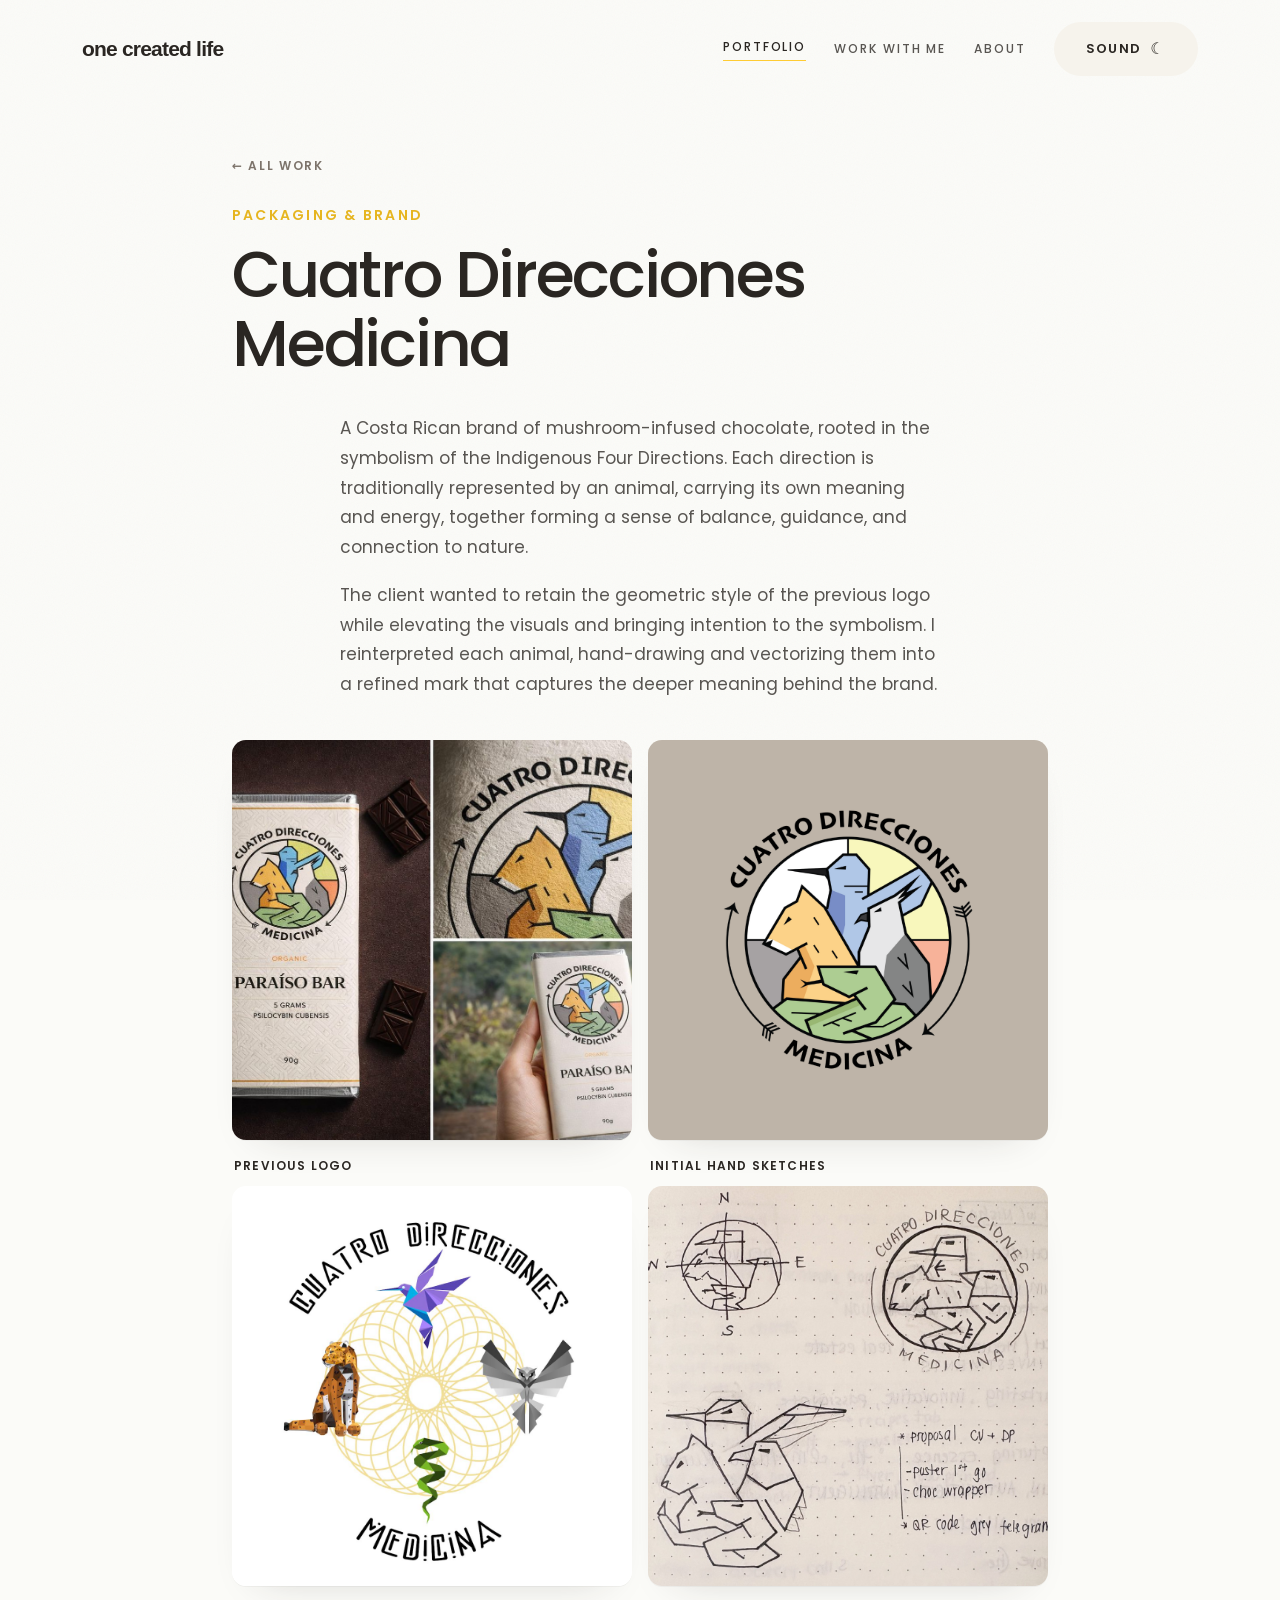
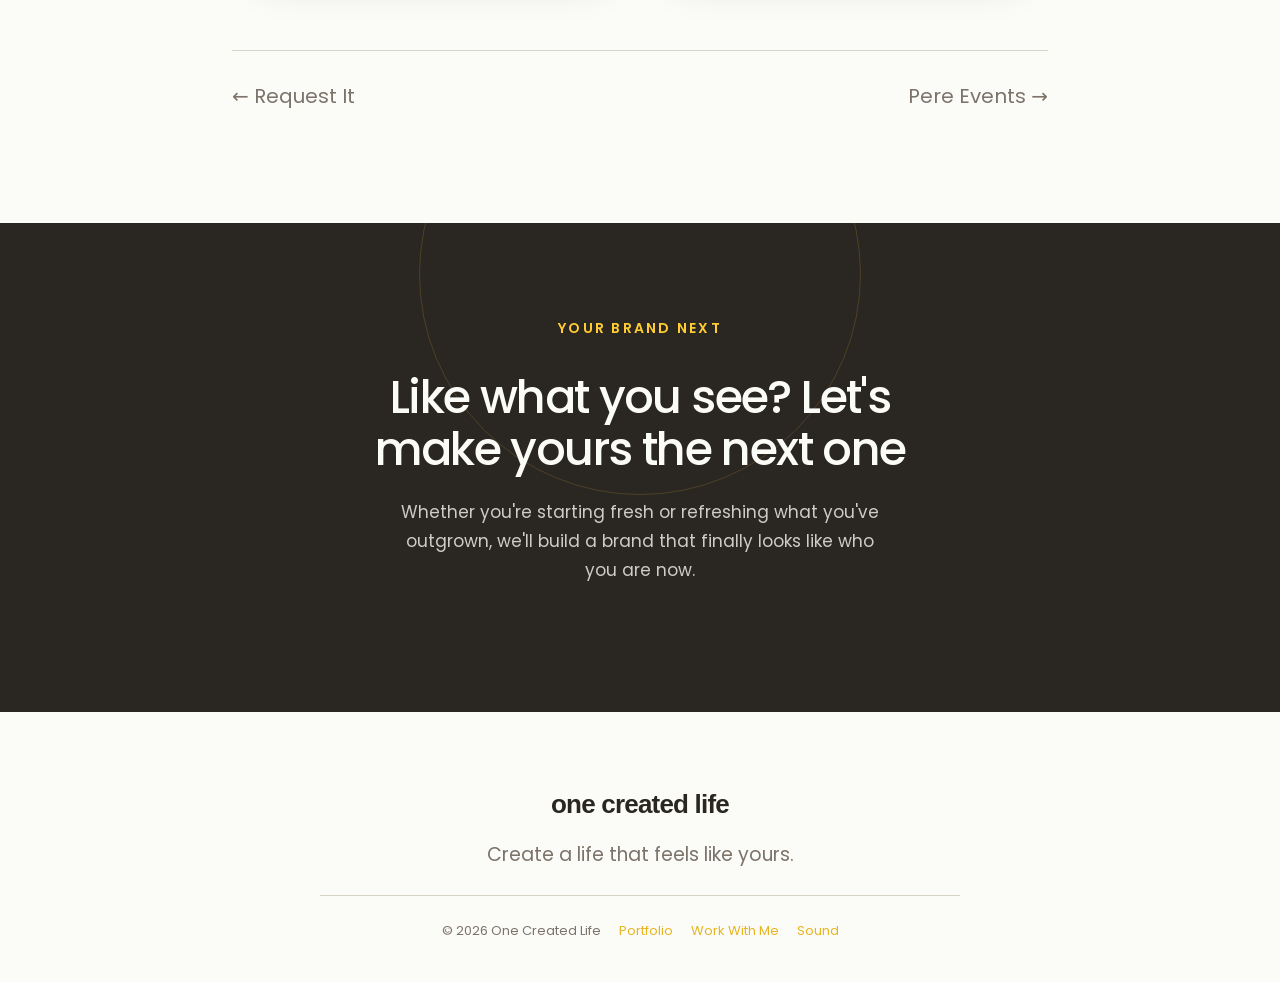
<file: work/cdm.html>
<!doctype html><html lang="en"><head>
<meta charset="utf-8"><meta name="viewport" content="width=device-width, initial-scale=1">
<title>Cuatro Direcciones Medicina — One Created Life</title>
<meta name="description" content="Cuatro Direcciones Medicina — Packaging &amp; Brand by Ravenne Villanueva, One Created Life.">
<link rel="preconnect" href="https://fonts.googleapis.com"><link rel="preconnect" href="https://fonts.gstatic.com" crossorigin>
<style>
:root{--bg:#fbfbf8;--bg-warm:#f6f3ec;--oatmeal:#e7e3da;--oatmeal-soft:#efece5;--ink:#2a2622;--ink-soft:rgba(42,38,34,.78);--ink-muted:#7c736a;--rule:#d8d3c9;--gold:#ffcc33;--gold-deep:#e6b520;--shadow-sm:0 1px 0 rgba(42,38,34,.04),0 18px 40px -28px rgba(42,38,34,.22);--shadow-lg:0 2px 0 rgba(42,38,34,.03),0 50px 90px -50px rgba(42,38,34,.40)}
*{box-sizing:border-box}html{scroll-behavior:smooth}
body{margin:0;background:var(--bg);color:var(--ink);font-family:'Quicksand',system-ui,sans-serif;line-height:1.7;font-size:17px;-webkit-font-smoothing:antialiased;overflow-x:hidden}
a{color:inherit}img{max-width:100%;display:block}
body::before{content:"";position:fixed;inset:0;z-index:1;pointer-events:none;opacity:.035;background-image:url("data:image/svg+xml,%3Csvg xmlns='http://www.w3.org/2000/svg' width='180' height='180'%3E%3Cfilter id='n'%3E%3CfeTurbulence type='fractalNoise' baseFrequency='0.9' numOctaves='3'/%3E%3C/filter%3E%3Crect width='100%25' height='100%25' filter='url(%23n)'/%3E%3C/svg%3E")}
.eyebrow{font-family:'Quicksand',sans-serif;font-weight:600;font-size:13px;letter-spacing:.2em;text-transform:uppercase;color:var(--gold-deep);margin:0 0 14px}
h1{font-family:'Cormorant Garamond',serif;font-weight:500;letter-spacing:-.01em;color:var(--ink);font-size:clamp(38px,6vw,70px);line-height:1.03;margin:0}
.btn{display:inline-flex;align-items:center;gap:9px;background:var(--gold);color:var(--ink);border:none;border-radius:999px;padding:16px 32px;font-family:'Quicksand',sans-serif;font-weight:600;font-size:13px;letter-spacing:.1em;text-transform:uppercase;text-decoration:none;cursor:pointer;transition:transform .3s,box-shadow .3s,background .3s}
.btn:hover{background:var(--gold-deep);transform:translateY(-2px);box-shadow:0 16px 30px -12px rgba(230,181,32,.65)}
.btn .arrow{transition:transform .3s}.btn:hover .arrow{transform:translateX(4px)}
.btn-light{background:var(--bg);color:var(--ink)}.btn-light:hover{background:#fff}
header.nav{position:fixed;top:0;left:0;right:0;z-index:50;transition:background .4s,box-shadow .4s,padding .4s;padding:22px 0}
header.nav.scrolled{background:rgba(251,251,248,.82);backdrop-filter:blur(14px) saturate(1.1);box-shadow:0 1px 0 rgba(42,38,34,.06);padding:14px 0}
.nav-inner{max-width:1180px;margin:0 auto;padding:0 32px;display:flex;align-items:center;justify-content:space-between;gap:24px;position:relative;z-index:2}
.brand{font-family:'Cormorant Garamond',serif;font-size:23px;font-weight:500;text-decoration:none;color:var(--ink);display:flex;align-items:center;gap:10px}
.brand .dot{width:7px;height:7px;border-radius:50%;background:var(--gold)}
.nav-links{display:flex;align-items:center;gap:28px}
.nav-links a:not(.btn){font-size:12px;letter-spacing:.16em;text-transform:uppercase;font-weight:500;color:var(--ink-soft);text-decoration:none;transition:color .25s}
.nav-links a:not(.btn):hover,.nav-links a.active{color:var(--ink)}
.nav-links a.active{border-bottom:1.5px solid var(--gold);padding-bottom:3px}
.nav-toggle{display:none}
.cs{max-width:880px;margin:0 auto;padding:150px 32px 30px;position:relative;z-index:2}
.cs-back{font-size:12px;letter-spacing:.14em;text-transform:uppercase;font-weight:600;color:var(--ink-muted);text-decoration:none;display:inline-block;margin-bottom:30px;transition:color .2s}
.cs-back:hover{color:var(--ink)}
.cs-web{display:inline-block;margin-top:14px;font-size:12px;letter-spacing:.08em;text-transform:uppercase;font-weight:600;color:var(--ink);border-bottom:1px solid var(--gold);text-decoration:none;padding-bottom:2px}
.cs-web:hover{border-color:var(--ink)}
.cs-story{max-width:600px;margin:36px auto 6px}
.cs-story p{color:var(--ink-soft);font-size:17px;line-height:1.75;margin:0 0 18px}
.cs-gallery{display:grid;grid-template-columns:1fr 1fr;gap:16px;grid-auto-flow:dense;margin-top:40px}
.cs-fig{border-radius:14px;overflow:hidden;box-shadow:var(--shadow-sm);background:var(--oatmeal-soft);margin:0;aspect-ratio:1/1}
.cs-fig img,.cs-fig video{width:100%;height:100%;object-fit:cover;display:block}
.cs-fig.wide{grid-column:1 / -1;aspect-ratio:auto;background:var(--bg)}
.cs-fig.wide img{height:auto;object-fit:contain}
.cs-fig.labeled{aspect-ratio:auto;overflow:visible;box-shadow:none;background:transparent;display:flex;flex-direction:column;gap:10px}
.cs-fig.labeled figcaption{order:-1;font-size:12px;font-weight:600;letter-spacing:.1em;text-transform:uppercase;color:var(--ink);padding-left:2px}
.cs-fig.labeled img{aspect-ratio:1/1;border-radius:14px;box-shadow:var(--shadow-sm)}
.cs-next{display:flex;justify-content:space-between;gap:16px;margin:64px 0 0;padding-top:28px;border-top:1px solid var(--rule)}
.cs-next a{font-family:'Cormorant Garamond',serif;font-style:italic;font-size:20px;color:var(--ink-muted);text-decoration:none;transition:color .2s;max-width:46%}
.cs-next a:hover{color:var(--ink)}
.cs-next a.nx{text-align:right;margin-left:auto}
.cs-cta{background:var(--ink);color:var(--bg);text-align:center;padding:96px 32px;margin-top:80px;position:relative;overflow:hidden}
.cs-cta::after{content:"";position:absolute;width:440px;height:440px;border-radius:50%;border:1.5px solid rgba(255,204,51,.16);top:-170px;left:50%;transform:translateX(-50%)}
.cs-cta h2{font-family:'Cormorant Garamond',serif;font-weight:500;color:var(--bg);font-size:clamp(30px,4.4vw,48px);max-width:20ch;margin:0 auto 22px;line-height:1.1;position:relative;z-index:2}
.cs-cta .eyebrow{color:var(--gold)}
.cs-cta p{color:rgba(251,251,248,.78);max-width:44ch;margin:0 auto 32px;position:relative;z-index:2}
.cs-cta .wrap2{position:relative;z-index:2}
footer{background:var(--bg);padding:70px 0 40px;text-align:center;position:relative;z-index:2}
footer .brand{justify-content:center;font-size:26px;margin-bottom:12px}
footer .tag{font-family:'Cormorant Garamond',serif;font-style:italic;font-size:19px;color:var(--ink-muted);margin-bottom:24px}
.foot-bottom{padding-top:24px;border-top:1px solid var(--rule);max-width:640px;margin:0 auto;font-size:13px;color:var(--ink-muted);display:flex;justify-content:center;gap:18px;flex-wrap:wrap}
.foot-bottom a{color:var(--gold-deep);text-decoration:none}
.reveal{opacity:0;transform:translateY(24px);transition:opacity .7s cubic-bezier(.2,.7,.2,1),transform .7s cubic-bezier(.2,.7,.2,1)}
.reveal.in{opacity:1;transform:none}
@media (prefers-reduced-motion:reduce){.reveal{opacity:1;transform:none;transition:none}}
@media (max-width:680px){.cs{padding:120px 22px 20px}.nav-links a:not(.btn){display:none}.cs-gallery{gap:11px}}
</style><link rel="stylesheet" href="../assets/site-system.css?v=20261104-3"></head><body>
<header class="nav" id="nav"><div class="nav-inner">
<a href="../index.html" class="brand">one created life</a>
<nav class="nav-links">
<a href="../portfolio.html" class="active">Portfolio</a>
<a href="../index.html#work">Work With Me</a>
<a href="../index.html#about">About</a>
<a href="../sound.html" class="btn btn-sound">Sound <span class="sound-moon" aria-hidden="true">☾</span></a>
</nav></div></header>
<main class="cs">
<a class="cs-back" href="../portfolio.html">← All work</a>
<p class="eyebrow reveal">Packaging &amp; Brand</p>
<h1 class="reveal">Cuatro Direcciones Medicina</h1>

<div class="cs-story reveal"><p>A Costa Rican brand of mushroom-infused chocolate, rooted in the symbolism of the Indigenous Four Directions. Each direction is traditionally represented by an animal, carrying its own meaning and energy, together forming a sense of balance, guidance, and connection to nature.</p><p>The client wanted to retain the geometric style of the previous logo while elevating the visuals and bringing intention to the symbolism. I reinterpreted each animal, hand-drawing and vectorizing them into a refined mark that captures the deeper meaning behind the brand.</p></div>
<div class="cs-gallery">
<figure class="cs-fig reveal"><img src="../assets/work/cdm/01.jpg" alt="Cuatro Direcciones Medicina — 1" loading="lazy"></figure>
<figure class="cs-fig reveal"><img src="../assets/work/cdm/02.png" alt="Cuatro Direcciones Medicina — 2" loading="lazy"></figure>
<figure class="cs-fig reveal labeled"><figcaption>Previous Logo</figcaption><img src="../assets/work/cdm/03.png" alt="Previous Cuatro Direcciones Medicina logo" loading="lazy"></figure>
<figure class="cs-fig reveal labeled"><figcaption>Initial Hand Sketches</figcaption><img src="../assets/work/cdm/04-hand-sketches.jpg" alt="Initial hand sketches for Cuatro Direcciones Medicina" loading="lazy"></figure>
</div>
<div class="cs-next">
<a href="request-it.html">← Request It</a>
<a class="nx" href="pere-events.html">Pere Events →</a>
</div>
</main>
<section class="cs-cta"><div class="wrap2">
<p class="eyebrow">Your brand next</p>
<h2>Like what you see? Let's make yours the next one</h2>
<p>Whether you're starting fresh or refreshing what you've outgrown, we'll build a brand that finally looks like who you are now.</p>
</div></section>
<footer><div style="max-width:1180px;margin:0 auto;padding:0 32px">
<a href="../index.html" class="brand">one created life</a>
<div class="tag">Create a life that feels like yours.</div>
<div class="foot-bottom"><span>© 2026 One Created Life</span><a href="../portfolio.html">Portfolio</a><a href="../index.html#work">Work With Me</a><a href="../sound.html">Sound</a></div>
</div></footer>
<script>
const nav=document.getElementById('nav');const os=()=>nav.classList.toggle('scrolled',scrollY>24);os();addEventListener('scroll',os,{passive:true});
const io=new IntersectionObserver((es)=>{es.forEach(e=>{if(e.isIntersecting){e.target.classList.add('in');io.unobserve(e.target)}})},{threshold:.1,rootMargin:'0px 0px -40px 0px'});
document.querySelectorAll('.reveal').forEach(el=>io.observe(el));
</script>
</body></html>
</file>
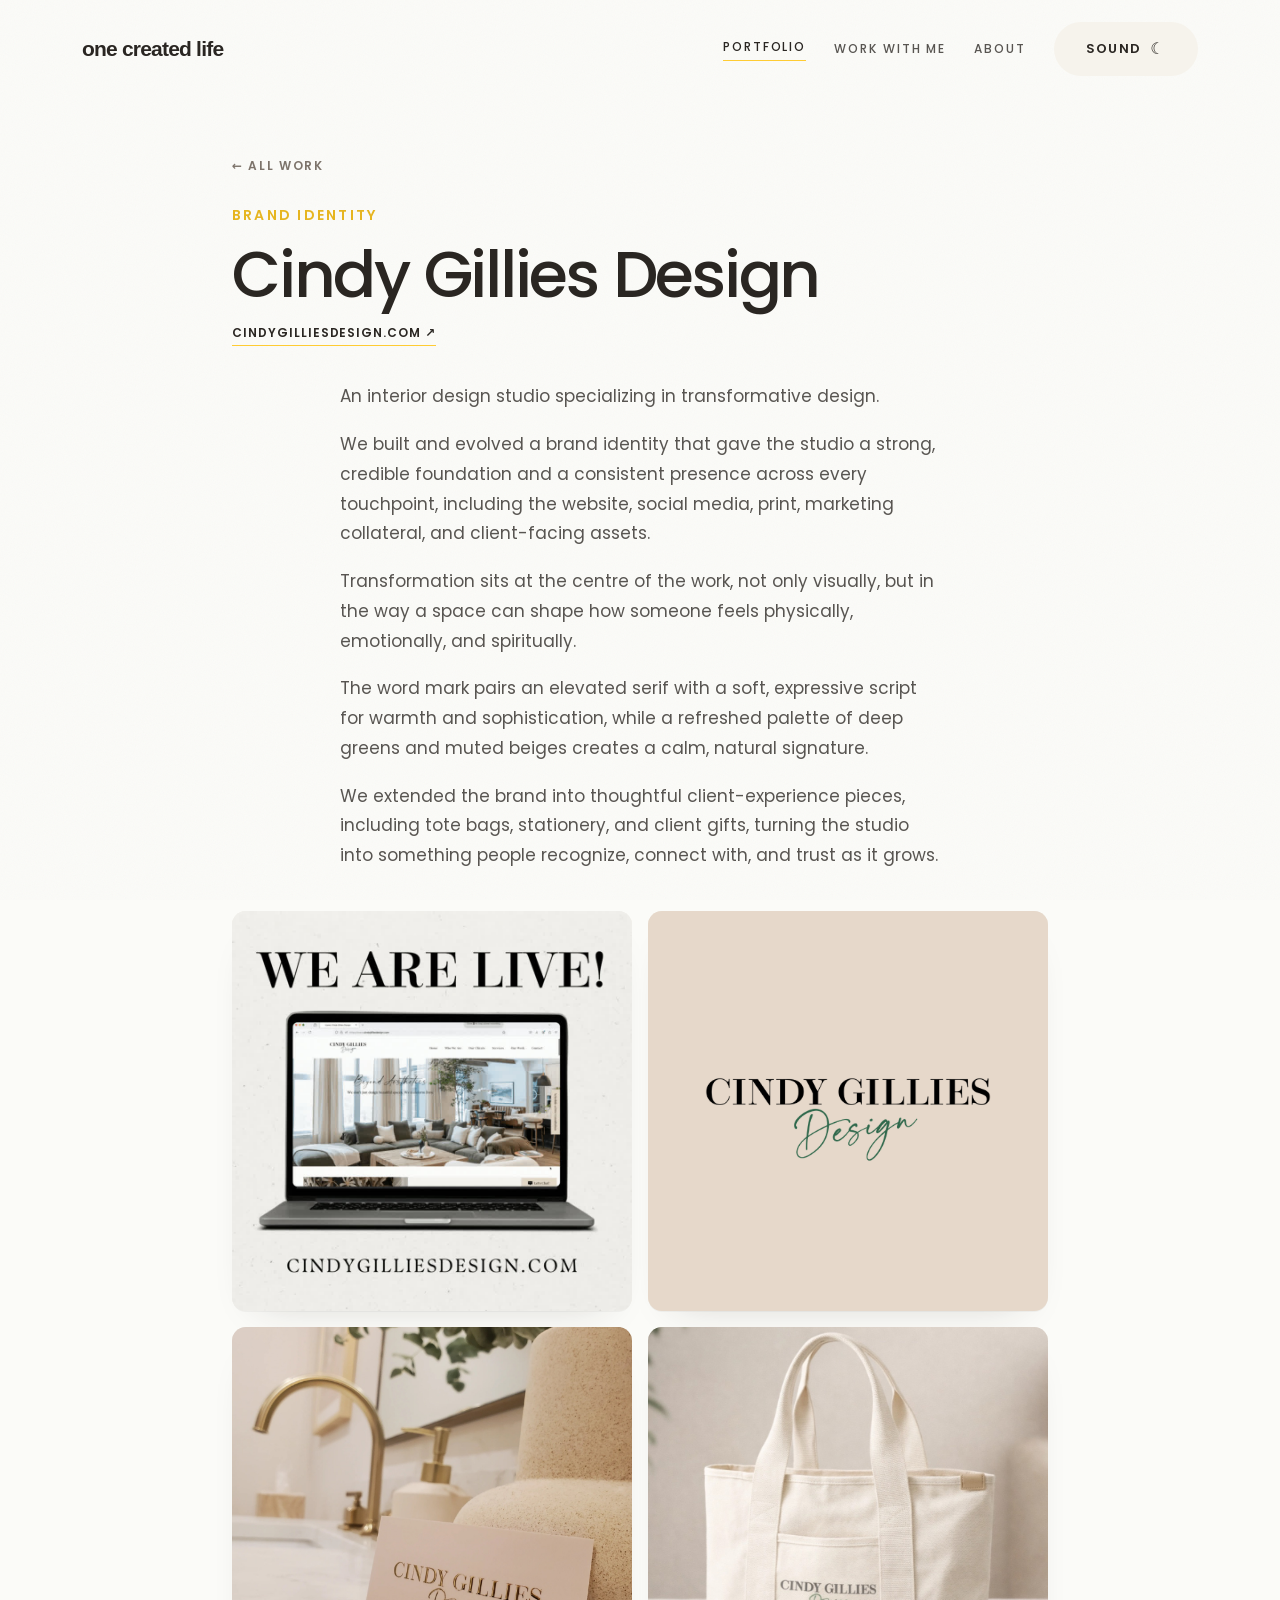
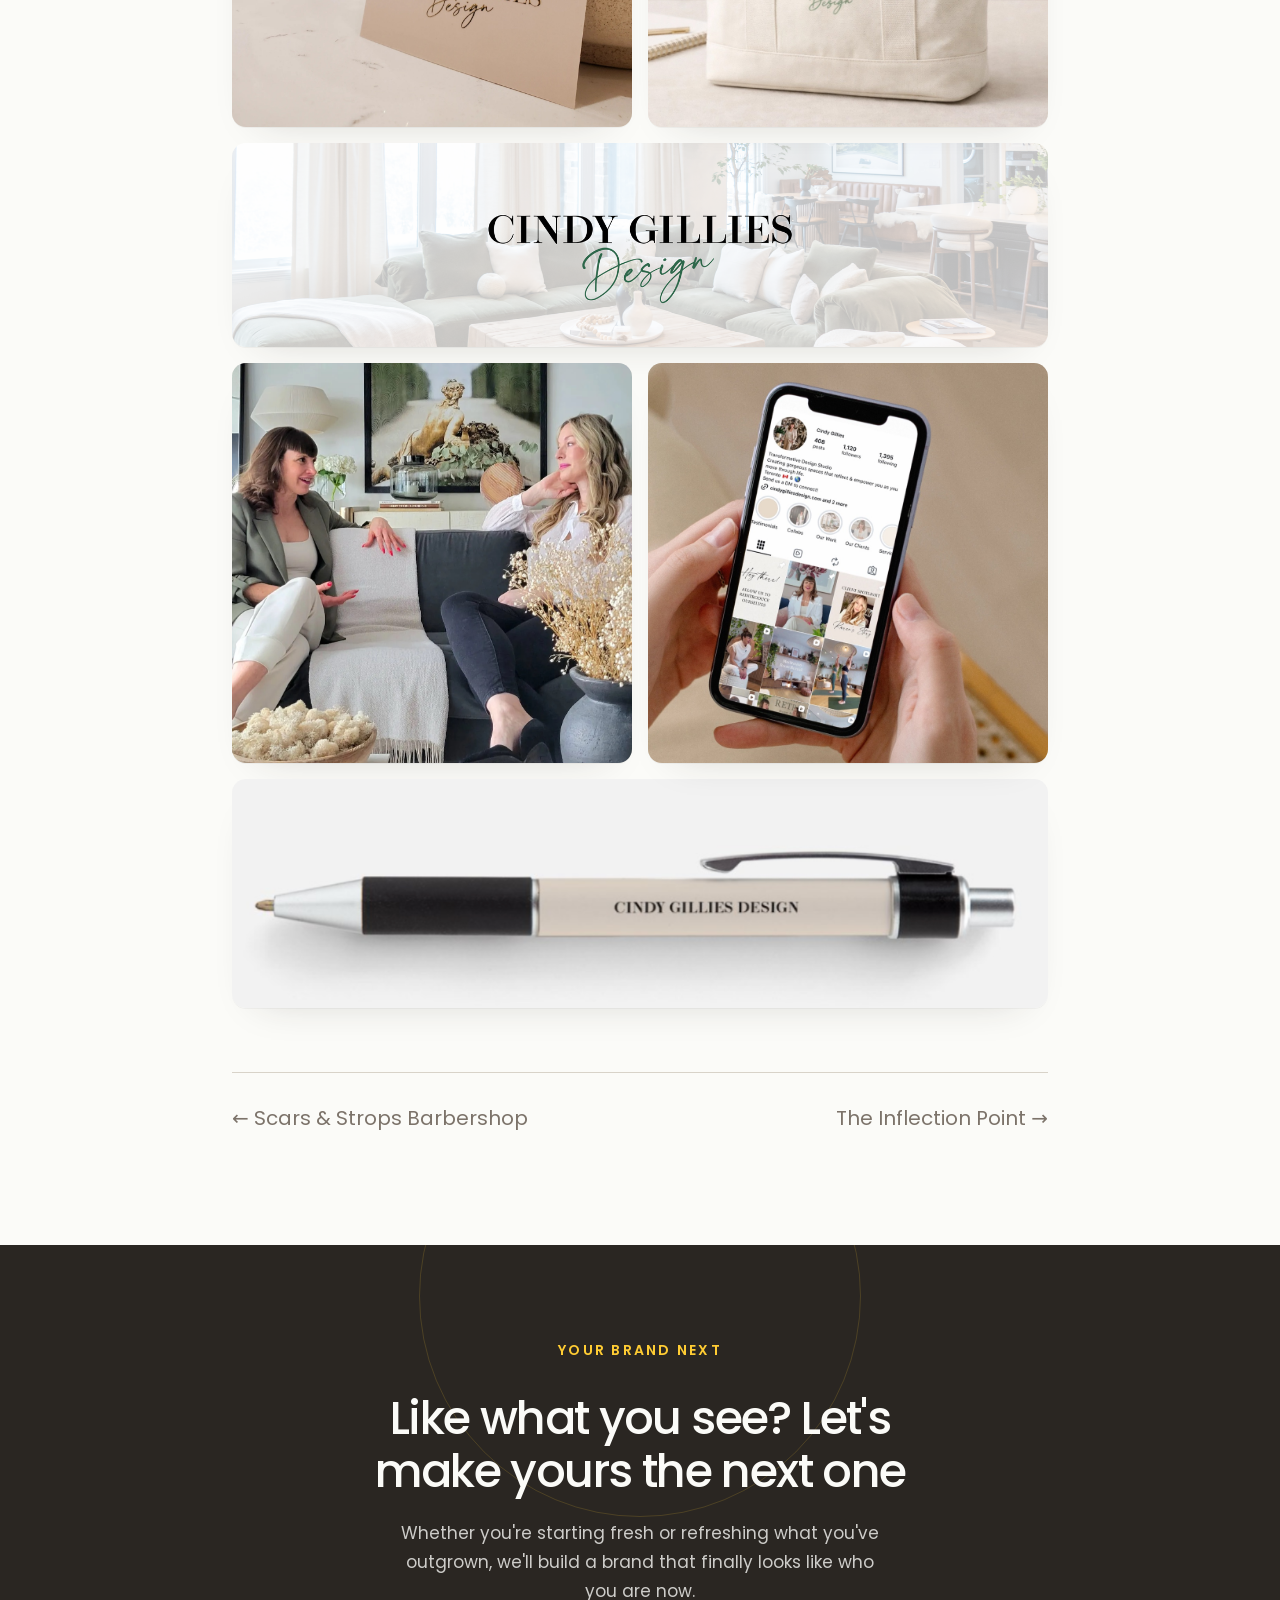
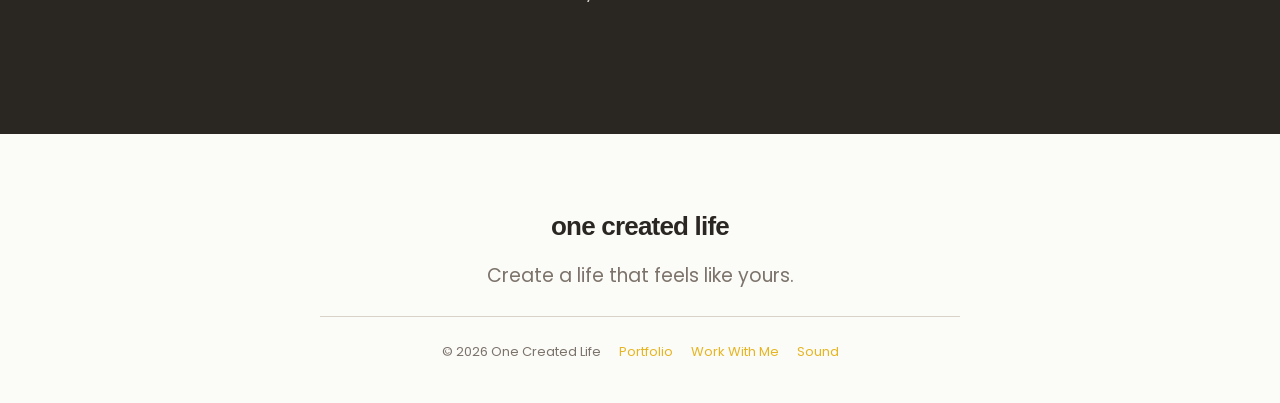
<file: work/cindy-gillies.html>
<!doctype html><html lang="en"><head>
<meta charset="utf-8"><meta name="viewport" content="width=device-width, initial-scale=1">
<title>Cindy Gillies Design — One Created Life</title>
<meta name="description" content="Cindy Gillies Design — Brand Identity by Ravenne Villanueva, One Created Life.">
<link rel="preconnect" href="https://fonts.googleapis.com"><link rel="preconnect" href="https://fonts.gstatic.com" crossorigin>
<style>
:root{--bg:#fbfbf8;--bg-warm:#f6f3ec;--oatmeal:#e7e3da;--oatmeal-soft:#efece5;--ink:#2a2622;--ink-soft:rgba(42,38,34,.78);--ink-muted:#7c736a;--rule:#d8d3c9;--gold:#ffcc33;--gold-deep:#e6b520;--shadow-sm:0 1px 0 rgba(42,38,34,.04),0 18px 40px -28px rgba(42,38,34,.22);--shadow-lg:0 2px 0 rgba(42,38,34,.03),0 50px 90px -50px rgba(42,38,34,.40)}
*{box-sizing:border-box}html{scroll-behavior:smooth}
body{margin:0;background:var(--bg);color:var(--ink);font-family:'Quicksand',system-ui,sans-serif;line-height:1.7;font-size:17px;-webkit-font-smoothing:antialiased;overflow-x:hidden}
a{color:inherit}img{max-width:100%;display:block}
body::before{content:"";position:fixed;inset:0;z-index:1;pointer-events:none;opacity:.035;background-image:url("data:image/svg+xml,%3Csvg xmlns='http://www.w3.org/2000/svg' width='180' height='180'%3E%3Cfilter id='n'%3E%3CfeTurbulence type='fractalNoise' baseFrequency='0.9' numOctaves='3'/%3E%3C/filter%3E%3Crect width='100%25' height='100%25' filter='url(%23n)'/%3E%3C/svg%3E")}
.eyebrow{font-family:'Quicksand',sans-serif;font-weight:600;font-size:13px;letter-spacing:.2em;text-transform:uppercase;color:var(--gold-deep);margin:0 0 14px}
h1{font-family:'Cormorant Garamond',serif;font-weight:500;letter-spacing:-.01em;color:var(--ink);font-size:clamp(38px,6vw,70px);line-height:1.03;margin:0}
.btn{display:inline-flex;align-items:center;gap:9px;background:var(--gold);color:var(--ink);border:none;border-radius:999px;padding:16px 32px;font-family:'Quicksand',sans-serif;font-weight:600;font-size:13px;letter-spacing:.1em;text-transform:uppercase;text-decoration:none;cursor:pointer;transition:transform .3s,box-shadow .3s,background .3s}
.btn:hover{background:var(--gold-deep);transform:translateY(-2px);box-shadow:0 16px 30px -12px rgba(230,181,32,.65)}
.btn .arrow{transition:transform .3s}.btn:hover .arrow{transform:translateX(4px)}
.btn-light{background:var(--bg);color:var(--ink)}.btn-light:hover{background:#fff}
header.nav{position:fixed;top:0;left:0;right:0;z-index:50;transition:background .4s,box-shadow .4s,padding .4s;padding:22px 0}
header.nav.scrolled{background:rgba(251,251,248,.82);backdrop-filter:blur(14px) saturate(1.1);box-shadow:0 1px 0 rgba(42,38,34,.06);padding:14px 0}
.nav-inner{max-width:1180px;margin:0 auto;padding:0 32px;display:flex;align-items:center;justify-content:space-between;gap:24px;position:relative;z-index:2}
.brand{font-family:'Cormorant Garamond',serif;font-size:23px;font-weight:500;text-decoration:none;color:var(--ink);display:flex;align-items:center;gap:10px}
.brand .dot{width:7px;height:7px;border-radius:50%;background:var(--gold)}
.nav-links{display:flex;align-items:center;gap:28px}
.nav-links a:not(.btn){font-size:12px;letter-spacing:.16em;text-transform:uppercase;font-weight:500;color:var(--ink-soft);text-decoration:none;transition:color .25s}
.nav-links a:not(.btn):hover,.nav-links a.active{color:var(--ink)}
.nav-links a.active{border-bottom:1.5px solid var(--gold);padding-bottom:3px}
.nav-toggle{display:none}
.cs{max-width:880px;margin:0 auto;padding:150px 32px 30px;position:relative;z-index:2}
.cs-back{font-size:12px;letter-spacing:.14em;text-transform:uppercase;font-weight:600;color:var(--ink-muted);text-decoration:none;display:inline-block;margin-bottom:30px;transition:color .2s}
.cs-back:hover{color:var(--ink)}
.cs-web{display:inline-block;margin-top:14px;font-size:12px;letter-spacing:.08em;text-transform:uppercase;font-weight:600;color:var(--ink);border-bottom:1px solid var(--gold);text-decoration:none;padding-bottom:2px}
.cs-web:hover{border-color:var(--ink)}
.cs-story{max-width:600px;margin:36px auto 6px}
.cs-story p{color:var(--ink-soft);font-size:17px;line-height:1.75;margin:0 0 18px}
.cs-gallery{display:grid;grid-template-columns:1fr 1fr;gap:16px;grid-auto-flow:dense;margin-top:40px}
.cs-fig{border-radius:14px;overflow:hidden;box-shadow:var(--shadow-sm);background:var(--oatmeal-soft);margin:0;aspect-ratio:1/1}
.cs-fig img,.cs-fig video{width:100%;height:100%;object-fit:cover;display:block}
.cs-fig.wide{grid-column:1 / -1;aspect-ratio:auto;background:var(--bg)}
.cs-fig.wide img{height:auto;object-fit:contain}
.cs-next{display:flex;justify-content:space-between;gap:16px;margin:64px 0 0;padding-top:28px;border-top:1px solid var(--rule)}
.cs-next a{font-family:'Cormorant Garamond',serif;font-style:italic;font-size:20px;color:var(--ink-muted);text-decoration:none;transition:color .2s;max-width:46%}
.cs-next a:hover{color:var(--ink)}
.cs-next a.nx{text-align:right;margin-left:auto}
.cs-cta{background:var(--ink);color:var(--bg);text-align:center;padding:96px 32px;margin-top:80px;position:relative;overflow:hidden}
.cs-cta::after{content:"";position:absolute;width:440px;height:440px;border-radius:50%;border:1.5px solid rgba(255,204,51,.16);top:-170px;left:50%;transform:translateX(-50%)}
.cs-cta h2{font-family:'Cormorant Garamond',serif;font-weight:500;color:var(--bg);font-size:clamp(30px,4.4vw,48px);max-width:20ch;margin:0 auto 22px;line-height:1.1;position:relative;z-index:2}
.cs-cta .eyebrow{color:var(--gold)}
.cs-cta p{color:rgba(251,251,248,.78);max-width:44ch;margin:0 auto 32px;position:relative;z-index:2}
.cs-cta .wrap2{position:relative;z-index:2}
footer{background:var(--bg);padding:70px 0 40px;text-align:center;position:relative;z-index:2}
footer .brand{justify-content:center;font-size:26px;margin-bottom:12px}
footer .tag{font-family:'Cormorant Garamond',serif;font-style:italic;font-size:19px;color:var(--ink-muted);margin-bottom:24px}
.foot-bottom{padding-top:24px;border-top:1px solid var(--rule);max-width:640px;margin:0 auto;font-size:13px;color:var(--ink-muted);display:flex;justify-content:center;gap:18px;flex-wrap:wrap}
.foot-bottom a{color:var(--gold-deep);text-decoration:none}
.reveal{opacity:0;transform:translateY(24px);transition:opacity .7s cubic-bezier(.2,.7,.2,1),transform .7s cubic-bezier(.2,.7,.2,1)}
.reveal.in{opacity:1;transform:none}
@media (prefers-reduced-motion:reduce){.reveal{opacity:1;transform:none;transition:none}}
@media (max-width:680px){.cs{padding:120px 22px 20px}.nav-links a:not(.btn){display:none}.cs-gallery{gap:11px}}
</style><link rel="stylesheet" href="../assets/site-system.css?v=20261104-3"></head><body>
<header class="nav" id="nav"><div class="nav-inner">
<a href="../index.html" class="brand">one created life</a>
<nav class="nav-links">
<a href="../portfolio.html" class="active">Portfolio</a>
<a href="../index.html#work">Work With Me</a>
<a href="../index.html#about">About</a>
<a href="../sound.html" class="btn btn-sound">Sound <span class="sound-moon" aria-hidden="true">☾</span></a>
</nav></div></header>
<main class="cs">
<a class="cs-back" href="../portfolio.html">← All work</a>
<p class="eyebrow reveal">Brand Identity</p>
<h1 class="reveal">Cindy Gillies Design</h1>
<div><a class="cs-web" href="https://cindygilliesdesign.com" target="_blank" rel="noopener">cindygilliesdesign.com ↗</a></div>
<div class="cs-story reveal"><p>An interior design studio specializing in transformative design.</p><p>We built and evolved a brand identity that gave the studio a strong, credible foundation and a consistent presence across every touchpoint, including the website, social media, print, marketing collateral, and client-facing assets.</p><p>Transformation sits at the centre of the work, not only visually, but in the way a space can shape how someone feels physically, emotionally, and spiritually.</p><p>The word mark pairs an elevated serif with a soft, expressive script for warmth and sophistication, while a refreshed palette of deep greens and muted beiges creates a calm, natural signature.</p><p>We extended the brand into thoughtful client-experience pieces, including tote bags, stationery, and client gifts, turning the studio into something people recognize, connect with, and trust as it grows.</p></div>
<div class="cs-gallery">
<figure class="cs-fig reveal"><video autoplay loop muted playsinline poster="../assets/work/cindy-gillies/launch-poster.jpg"><source src="../assets/work/cindy-gillies/launch.mp4" type="video/mp4"></video></figure>
<figure class="cs-fig reveal"><img src="../assets/work/cindy-gillies/01.png" alt="Cindy Gillies Design — 1" loading="lazy"></figure>
<figure class="cs-fig reveal"><img src="../assets/work/cindy-gillies/02-repaired.jpg" alt="Cindy Gillies Design — 2" loading="lazy"></figure>
<figure class="cs-fig reveal wide"><img src="../assets/work/cindy-gillies/03.png" alt="Cindy Gillies Design — 3" loading="lazy"></figure>
<figure class="cs-fig reveal"><img src="../assets/work/cindy-gillies/05-repaired.jpg" alt="Cindy Gillies Design — 4" loading="lazy"></figure>
<figure class="cs-fig reveal"><img src="../assets/work/cindy-gillies/06-repaired.jpg" alt="Cindy Gillies Design — 5" loading="lazy"></figure>
<figure class="cs-fig reveal wide"><img src="../assets/work/cindy-gillies/07.png" alt="Cindy Gillies Design — 6" loading="lazy"></figure>
<figure class="cs-fig reveal"><img src="../assets/work/cindy-gillies/08-repaired.jpg" alt="Cindy Gillies Design — 7" loading="lazy"></figure>
</div>
<div class="cs-next">
<a href="scars-strops.html">← Scars &amp; Strops Barbershop</a>
<a class="nx" href="the-inflection-point.html">The Inflection Point →</a>
</div>
</main>
<section class="cs-cta"><div class="wrap2">
<p class="eyebrow">Your brand next</p>
<h2>Like what you see? Let's make yours the next one</h2>
<p>Whether you're starting fresh or refreshing what you've outgrown, we'll build a brand that finally looks like who you are now.</p>
</div></section>
<footer><div style="max-width:1180px;margin:0 auto;padding:0 32px">
<a href="../index.html" class="brand">one created life</a>
<div class="tag">Create a life that feels like yours.</div>
<div class="foot-bottom"><span>© 2026 One Created Life</span><a href="../portfolio.html">Portfolio</a><a href="../index.html#work">Work With Me</a><a href="../sound.html">Sound</a></div>
</div></footer>
<script>
const nav=document.getElementById('nav');const os=()=>nav.classList.toggle('scrolled',scrollY>24);os();addEventListener('scroll',os,{passive:true});
const io=new IntersectionObserver((es)=>{es.forEach(e=>{if(e.isIntersecting){e.target.classList.add('in');io.unobserve(e.target)}})},{threshold:.1,rootMargin:'0px 0px -40px 0px'});
document.querySelectorAll('.reveal').forEach(el=>io.observe(el));
</script>
</body></html>
</file>
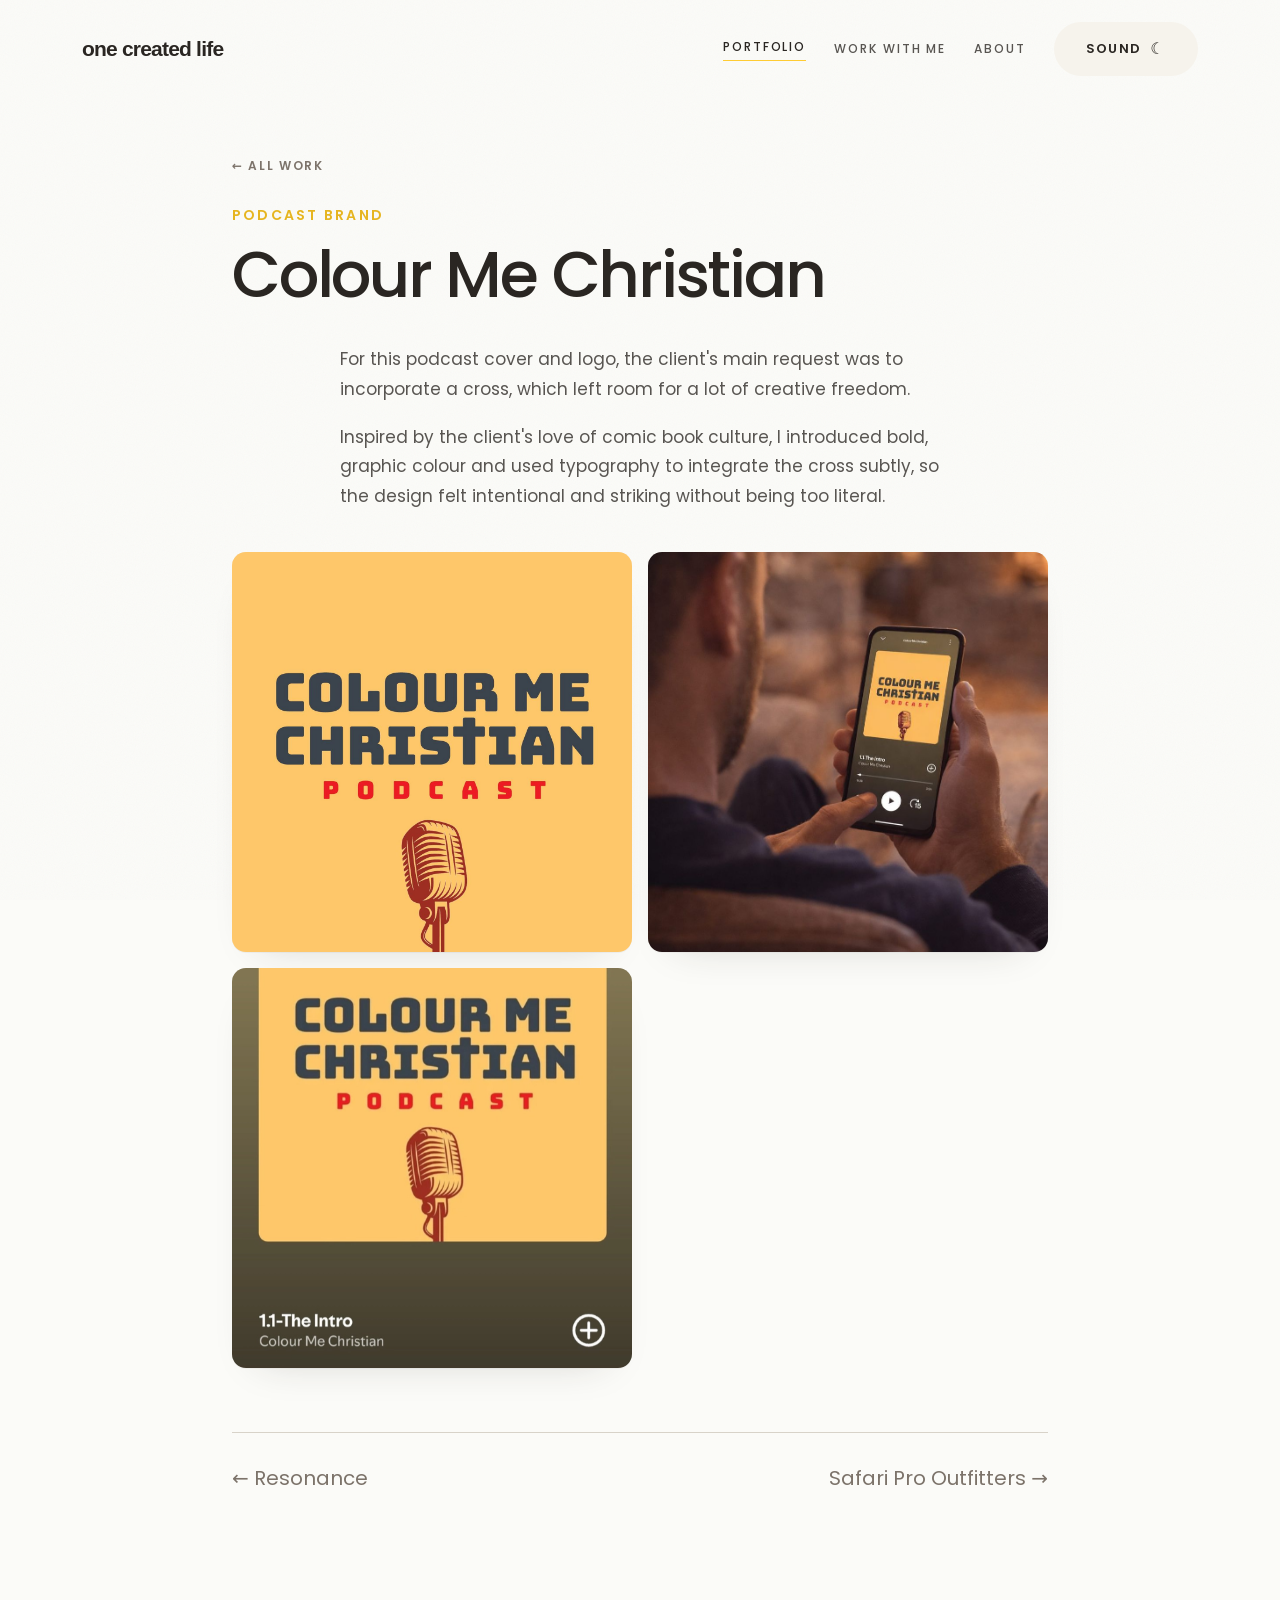
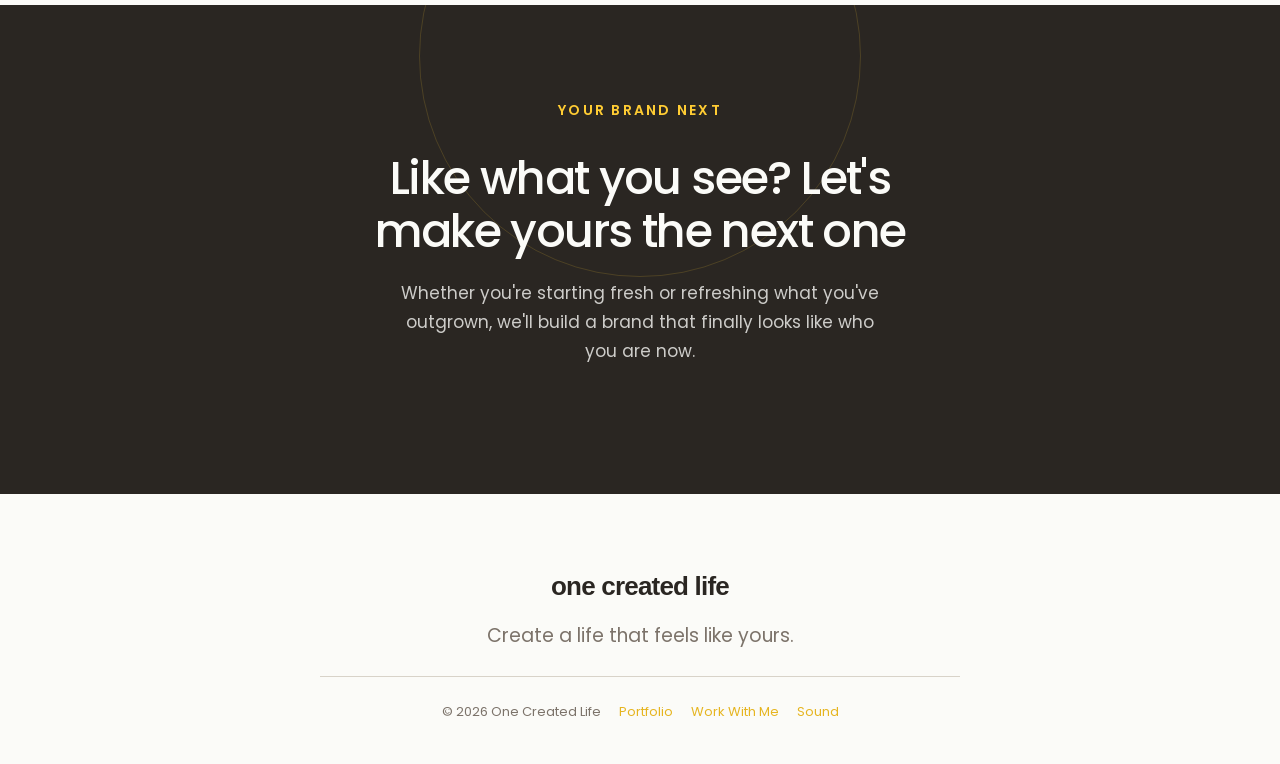
<file: work/colour-me-christian.html>
<!doctype html><html lang="en"><head>
<meta charset="utf-8"><meta name="viewport" content="width=device-width, initial-scale=1">
<title>Colour Me Christian — One Created Life</title>
<meta name="description" content="Colour Me Christian — Podcast Brand by Ravenne Villanueva, One Created Life.">
<link rel="preconnect" href="https://fonts.googleapis.com"><link rel="preconnect" href="https://fonts.gstatic.com" crossorigin>
<style>
:root{--bg:#fbfbf8;--bg-warm:#f6f3ec;--oatmeal:#e7e3da;--oatmeal-soft:#efece5;--ink:#2a2622;--ink-soft:rgba(42,38,34,.78);--ink-muted:#7c736a;--rule:#d8d3c9;--gold:#ffcc33;--gold-deep:#e6b520;--shadow-sm:0 1px 0 rgba(42,38,34,.04),0 18px 40px -28px rgba(42,38,34,.22);--shadow-lg:0 2px 0 rgba(42,38,34,.03),0 50px 90px -50px rgba(42,38,34,.40)}
*{box-sizing:border-box}html{scroll-behavior:smooth}
body{margin:0;background:var(--bg);color:var(--ink);font-family:'Quicksand',system-ui,sans-serif;line-height:1.7;font-size:17px;-webkit-font-smoothing:antialiased;overflow-x:hidden}
a{color:inherit}img{max-width:100%;display:block}
body::before{content:"";position:fixed;inset:0;z-index:1;pointer-events:none;opacity:.035;background-image:url("data:image/svg+xml,%3Csvg xmlns='http://www.w3.org/2000/svg' width='180' height='180'%3E%3Cfilter id='n'%3E%3CfeTurbulence type='fractalNoise' baseFrequency='0.9' numOctaves='3'/%3E%3C/filter%3E%3Crect width='100%25' height='100%25' filter='url(%23n)'/%3E%3C/svg%3E")}
.eyebrow{font-family:'Quicksand',sans-serif;font-weight:600;font-size:13px;letter-spacing:.2em;text-transform:uppercase;color:var(--gold-deep);margin:0 0 14px}
h1{font-family:'Cormorant Garamond',serif;font-weight:500;letter-spacing:-.01em;color:var(--ink);font-size:clamp(38px,6vw,70px);line-height:1.03;margin:0}
.btn{display:inline-flex;align-items:center;gap:9px;background:var(--gold);color:var(--ink);border:none;border-radius:999px;padding:16px 32px;font-family:'Quicksand',sans-serif;font-weight:600;font-size:13px;letter-spacing:.1em;text-transform:uppercase;text-decoration:none;cursor:pointer;transition:transform .3s,box-shadow .3s,background .3s}
.btn:hover{background:var(--gold-deep);transform:translateY(-2px);box-shadow:0 16px 30px -12px rgba(230,181,32,.65)}
.btn .arrow{transition:transform .3s}.btn:hover .arrow{transform:translateX(4px)}
.btn-light{background:var(--bg);color:var(--ink)}.btn-light:hover{background:#fff}
header.nav{position:fixed;top:0;left:0;right:0;z-index:50;transition:background .4s,box-shadow .4s,padding .4s;padding:22px 0}
header.nav.scrolled{background:rgba(251,251,248,.82);backdrop-filter:blur(14px) saturate(1.1);box-shadow:0 1px 0 rgba(42,38,34,.06);padding:14px 0}
.nav-inner{max-width:1180px;margin:0 auto;padding:0 32px;display:flex;align-items:center;justify-content:space-between;gap:24px;position:relative;z-index:2}
.brand{font-family:'Cormorant Garamond',serif;font-size:23px;font-weight:500;text-decoration:none;color:var(--ink);display:flex;align-items:center;gap:10px}
.brand .dot{width:7px;height:7px;border-radius:50%;background:var(--gold)}
.nav-links{display:flex;align-items:center;gap:28px}
.nav-links a:not(.btn){font-size:12px;letter-spacing:.16em;text-transform:uppercase;font-weight:500;color:var(--ink-soft);text-decoration:none;transition:color .25s}
.nav-links a:not(.btn):hover,.nav-links a.active{color:var(--ink)}
.nav-links a.active{border-bottom:1.5px solid var(--gold);padding-bottom:3px}
.nav-toggle{display:none}
.cs{max-width:880px;margin:0 auto;padding:150px 32px 30px;position:relative;z-index:2}
.cs-back{font-size:12px;letter-spacing:.14em;text-transform:uppercase;font-weight:600;color:var(--ink-muted);text-decoration:none;display:inline-block;margin-bottom:30px;transition:color .2s}
.cs-back:hover{color:var(--ink)}
.cs-web{display:inline-block;margin-top:14px;font-size:12px;letter-spacing:.08em;text-transform:uppercase;font-weight:600;color:var(--ink);border-bottom:1px solid var(--gold);text-decoration:none;padding-bottom:2px}
.cs-web:hover{border-color:var(--ink)}
.cs-story{max-width:600px;margin:36px auto 6px}
.cs-story p{color:var(--ink-soft);font-size:17px;line-height:1.75;margin:0 0 18px}
.cs-gallery{display:grid;grid-template-columns:1fr 1fr;gap:16px;grid-auto-flow:dense;margin-top:40px}
.cs-fig{border-radius:14px;overflow:hidden;box-shadow:var(--shadow-sm);background:var(--oatmeal-soft);margin:0;aspect-ratio:1/1}
.cs-fig img,.cs-fig video{width:100%;height:100%;object-fit:cover;display:block}
.cs-fig.wide{grid-column:1 / -1;aspect-ratio:auto;background:var(--bg)}
.cs-fig.wide img{height:auto;object-fit:contain}
.cs-next{display:flex;justify-content:space-between;gap:16px;margin:64px 0 0;padding-top:28px;border-top:1px solid var(--rule)}
.cs-next a{font-family:'Cormorant Garamond',serif;font-style:italic;font-size:20px;color:var(--ink-muted);text-decoration:none;transition:color .2s;max-width:46%}
.cs-next a:hover{color:var(--ink)}
.cs-next a.nx{text-align:right;margin-left:auto}
.cs-cta{background:var(--ink);color:var(--bg);text-align:center;padding:96px 32px;margin-top:80px;position:relative;overflow:hidden}
.cs-cta::after{content:"";position:absolute;width:440px;height:440px;border-radius:50%;border:1.5px solid rgba(255,204,51,.16);top:-170px;left:50%;transform:translateX(-50%)}
.cs-cta h2{font-family:'Cormorant Garamond',serif;font-weight:500;color:var(--bg);font-size:clamp(30px,4.4vw,48px);max-width:20ch;margin:0 auto 22px;line-height:1.1;position:relative;z-index:2}
.cs-cta .eyebrow{color:var(--gold)}
.cs-cta p{color:rgba(251,251,248,.78);max-width:44ch;margin:0 auto 32px;position:relative;z-index:2}
.cs-cta .wrap2{position:relative;z-index:2}
footer{background:var(--bg);padding:70px 0 40px;text-align:center;position:relative;z-index:2}
footer .brand{justify-content:center;font-size:26px;margin-bottom:12px}
footer .tag{font-family:'Cormorant Garamond',serif;font-style:italic;font-size:19px;color:var(--ink-muted);margin-bottom:24px}
.foot-bottom{padding-top:24px;border-top:1px solid var(--rule);max-width:640px;margin:0 auto;font-size:13px;color:var(--ink-muted);display:flex;justify-content:center;gap:18px;flex-wrap:wrap}
.foot-bottom a{color:var(--gold-deep);text-decoration:none}
.reveal{opacity:0;transform:translateY(24px);transition:opacity .7s cubic-bezier(.2,.7,.2,1),transform .7s cubic-bezier(.2,.7,.2,1)}
.reveal.in{opacity:1;transform:none}
@media (prefers-reduced-motion:reduce){.reveal{opacity:1;transform:none;transition:none}}
@media (max-width:680px){.cs{padding:120px 22px 20px}.nav-links a:not(.btn){display:none}.cs-gallery{gap:11px}}
</style><link rel="stylesheet" href="../assets/site-system.css?v=20261104-3"></head><body>
<header class="nav" id="nav"><div class="nav-inner">
<a href="../index.html" class="brand">one created life</a>
<nav class="nav-links">
<a href="../portfolio.html" class="active">Portfolio</a>
<a href="../index.html#work">Work With Me</a>
<a href="../index.html#about">About</a>
<a href="../sound.html" class="btn btn-sound">Sound <span class="sound-moon" aria-hidden="true">☾</span></a>
</nav></div></header>
<main class="cs">
<a class="cs-back" href="../portfolio.html">← All work</a>
<p class="eyebrow reveal">Podcast Brand</p>
<h1 class="reveal">Colour Me Christian</h1>

<div class="cs-story reveal"><p>For this podcast cover and logo, the client&#x27;s main request was to incorporate a cross, which left room for a lot of creative freedom.</p><p>Inspired by the client&#x27;s love of comic book culture, I introduced bold, graphic colour and used typography to integrate the cross subtly, so the design felt intentional and striking without being too literal.</p></div>
<div class="cs-gallery">
<figure class="cs-fig reveal"><img src="../assets/work/colour-me-christian/01.jpg" alt="Colour Me Christian — 1" loading="lazy"></figure>
<figure class="cs-fig reveal"><img src="../assets/work/colour-me-christian/02.jpg" alt="Colour Me Christian — 2" loading="lazy"></figure>
<figure class="cs-fig reveal"><img src="../assets/work/colour-me-christian/03.png" alt="Colour Me Christian — 3" loading="lazy"></figure>
</div>
<div class="cs-next">
<a href="resonance.html">← Resonance</a>
<a class="nx" href="safari-pro.html">Safari Pro Outfitters →</a>
</div>
</main>
<section class="cs-cta"><div class="wrap2">
<p class="eyebrow">Your brand next</p>
<h2>Like what you see? Let's make yours the next one</h2>
<p>Whether you're starting fresh or refreshing what you've outgrown, we'll build a brand that finally looks like who you are now.</p>
</div></section>
<footer><div style="max-width:1180px;margin:0 auto;padding:0 32px">
<a href="../index.html" class="brand">one created life</a>
<div class="tag">Create a life that feels like yours.</div>
<div class="foot-bottom"><span>© 2026 One Created Life</span><a href="../portfolio.html">Portfolio</a><a href="../index.html#work">Work With Me</a><a href="../sound.html">Sound</a></div>
</div></footer>
<script>
const nav=document.getElementById('nav');const os=()=>nav.classList.toggle('scrolled',scrollY>24);os();addEventListener('scroll',os,{passive:true});
const io=new IntersectionObserver((es)=>{es.forEach(e=>{if(e.isIntersecting){e.target.classList.add('in');io.unobserve(e.target)}})},{threshold:.1,rootMargin:'0px 0px -40px 0px'});
document.querySelectorAll('.reveal').forEach(el=>io.observe(el));
</script>
</body></html>
</file>
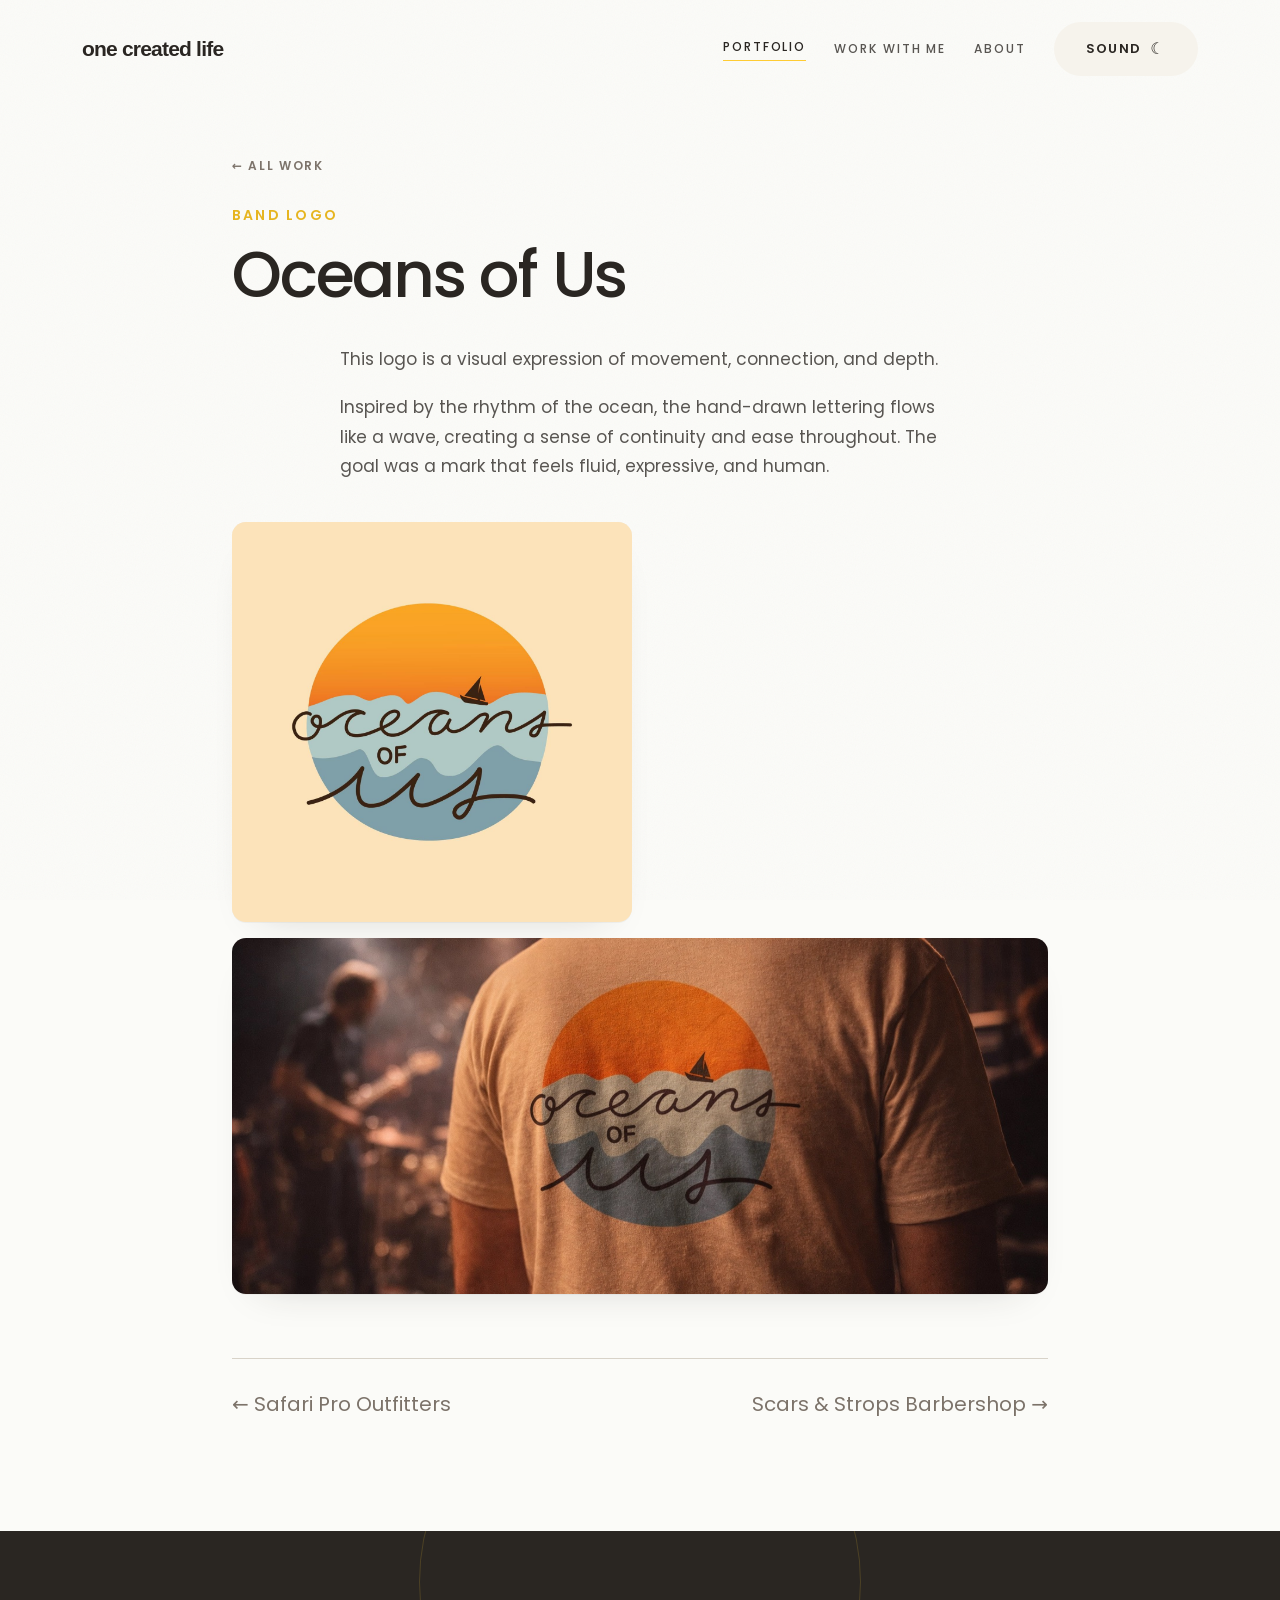
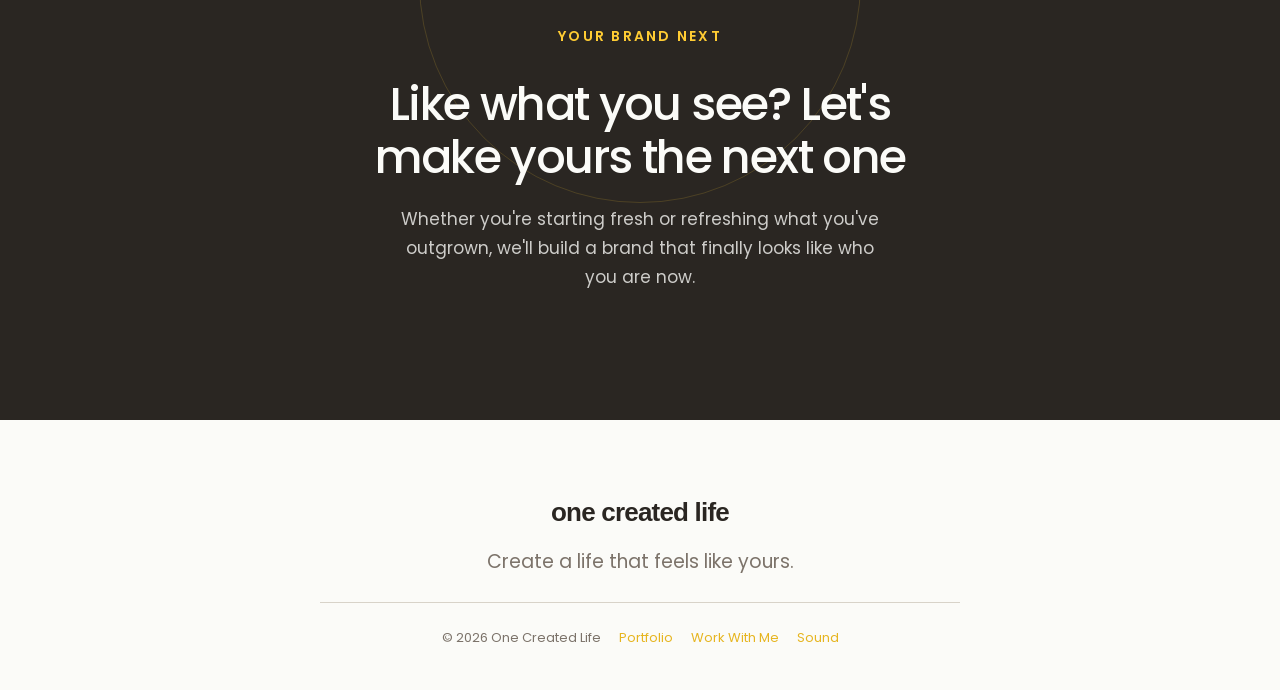
<file: work/oceans-of-us.html>
<!doctype html><html lang="en"><head>
<meta charset="utf-8"><meta name="viewport" content="width=device-width, initial-scale=1">
<title>Oceans of Us — One Created Life</title>
<meta name="description" content="Oceans of Us — Band Logo by Ravenne Villanueva, One Created Life.">
<link rel="preconnect" href="https://fonts.googleapis.com"><link rel="preconnect" href="https://fonts.gstatic.com" crossorigin>
<style>
:root{--bg:#fbfbf8;--bg-warm:#f6f3ec;--oatmeal:#e7e3da;--oatmeal-soft:#efece5;--ink:#2a2622;--ink-soft:rgba(42,38,34,.78);--ink-muted:#7c736a;--rule:#d8d3c9;--gold:#ffcc33;--gold-deep:#e6b520;--shadow-sm:0 1px 0 rgba(42,38,34,.04),0 18px 40px -28px rgba(42,38,34,.22);--shadow-lg:0 2px 0 rgba(42,38,34,.03),0 50px 90px -50px rgba(42,38,34,.40)}
*{box-sizing:border-box}html{scroll-behavior:smooth}
body{margin:0;background:var(--bg);color:var(--ink);font-family:'Quicksand',system-ui,sans-serif;line-height:1.7;font-size:17px;-webkit-font-smoothing:antialiased;overflow-x:hidden}
a{color:inherit}img{max-width:100%;display:block}
body::before{content:"";position:fixed;inset:0;z-index:1;pointer-events:none;opacity:.035;background-image:url("data:image/svg+xml,%3Csvg xmlns='http://www.w3.org/2000/svg' width='180' height='180'%3E%3Cfilter id='n'%3E%3CfeTurbulence type='fractalNoise' baseFrequency='0.9' numOctaves='3'/%3E%3C/filter%3E%3Crect width='100%25' height='100%25' filter='url(%23n)'/%3E%3C/svg%3E")}
.eyebrow{font-family:'Quicksand',sans-serif;font-weight:600;font-size:13px;letter-spacing:.2em;text-transform:uppercase;color:var(--gold-deep);margin:0 0 14px}
h1{font-family:'Cormorant Garamond',serif;font-weight:500;letter-spacing:-.01em;color:var(--ink);font-size:clamp(38px,6vw,70px);line-height:1.03;margin:0}
.btn{display:inline-flex;align-items:center;gap:9px;background:var(--gold);color:var(--ink);border:none;border-radius:999px;padding:16px 32px;font-family:'Quicksand',sans-serif;font-weight:600;font-size:13px;letter-spacing:.1em;text-transform:uppercase;text-decoration:none;cursor:pointer;transition:transform .3s,box-shadow .3s,background .3s}
.btn:hover{background:var(--gold-deep);transform:translateY(-2px);box-shadow:0 16px 30px -12px rgba(230,181,32,.65)}
.btn .arrow{transition:transform .3s}.btn:hover .arrow{transform:translateX(4px)}
.btn-light{background:var(--bg);color:var(--ink)}.btn-light:hover{background:#fff}
header.nav{position:fixed;top:0;left:0;right:0;z-index:50;transition:background .4s,box-shadow .4s,padding .4s;padding:22px 0}
header.nav.scrolled{background:rgba(251,251,248,.82);backdrop-filter:blur(14px) saturate(1.1);box-shadow:0 1px 0 rgba(42,38,34,.06);padding:14px 0}
.nav-inner{max-width:1180px;margin:0 auto;padding:0 32px;display:flex;align-items:center;justify-content:space-between;gap:24px;position:relative;z-index:2}
.brand{font-family:'Cormorant Garamond',serif;font-size:23px;font-weight:500;text-decoration:none;color:var(--ink);display:flex;align-items:center;gap:10px}
.brand .dot{width:7px;height:7px;border-radius:50%;background:var(--gold)}
.nav-links{display:flex;align-items:center;gap:28px}
.nav-links a:not(.btn){font-size:12px;letter-spacing:.16em;text-transform:uppercase;font-weight:500;color:var(--ink-soft);text-decoration:none;transition:color .25s}
.nav-links a:not(.btn):hover,.nav-links a.active{color:var(--ink)}
.nav-links a.active{border-bottom:1.5px solid var(--gold);padding-bottom:3px}
.nav-toggle{display:none}
.cs{max-width:880px;margin:0 auto;padding:150px 32px 30px;position:relative;z-index:2}
.cs-back{font-size:12px;letter-spacing:.14em;text-transform:uppercase;font-weight:600;color:var(--ink-muted);text-decoration:none;display:inline-block;margin-bottom:30px;transition:color .2s}
.cs-back:hover{color:var(--ink)}
.cs-web{display:inline-block;margin-top:14px;font-size:12px;letter-spacing:.08em;text-transform:uppercase;font-weight:600;color:var(--ink);border-bottom:1px solid var(--gold);text-decoration:none;padding-bottom:2px}
.cs-web:hover{border-color:var(--ink)}
.cs-story{max-width:600px;margin:36px auto 6px}
.cs-story p{color:var(--ink-soft);font-size:17px;line-height:1.75;margin:0 0 18px}
.cs-gallery{display:grid;grid-template-columns:1fr 1fr;gap:16px;grid-auto-flow:dense;margin-top:40px}
.cs-fig{border-radius:14px;overflow:hidden;box-shadow:var(--shadow-sm);background:var(--oatmeal-soft);margin:0;aspect-ratio:1/1}
.cs-fig img,.cs-fig video{width:100%;height:100%;object-fit:cover;display:block}
.cs-fig.wide{grid-column:1 / -1;aspect-ratio:auto;background:var(--bg)}
.cs-fig.wide img{height:auto;object-fit:contain}
.cs-next{display:flex;justify-content:space-between;gap:16px;margin:64px 0 0;padding-top:28px;border-top:1px solid var(--rule)}
.cs-next a{font-family:'Cormorant Garamond',serif;font-style:italic;font-size:20px;color:var(--ink-muted);text-decoration:none;transition:color .2s;max-width:46%}
.cs-next a:hover{color:var(--ink)}
.cs-next a.nx{text-align:right;margin-left:auto}
.cs-cta{background:var(--ink);color:var(--bg);text-align:center;padding:96px 32px;margin-top:80px;position:relative;overflow:hidden}
.cs-cta::after{content:"";position:absolute;width:440px;height:440px;border-radius:50%;border:1.5px solid rgba(255,204,51,.16);top:-170px;left:50%;transform:translateX(-50%)}
.cs-cta h2{font-family:'Cormorant Garamond',serif;font-weight:500;color:var(--bg);font-size:clamp(30px,4.4vw,48px);max-width:20ch;margin:0 auto 22px;line-height:1.1;position:relative;z-index:2}
.cs-cta .eyebrow{color:var(--gold)}
.cs-cta p{color:rgba(251,251,248,.78);max-width:44ch;margin:0 auto 32px;position:relative;z-index:2}
.cs-cta .wrap2{position:relative;z-index:2}
footer{background:var(--bg);padding:70px 0 40px;text-align:center;position:relative;z-index:2}
footer .brand{justify-content:center;font-size:26px;margin-bottom:12px}
footer .tag{font-family:'Cormorant Garamond',serif;font-style:italic;font-size:19px;color:var(--ink-muted);margin-bottom:24px}
.foot-bottom{padding-top:24px;border-top:1px solid var(--rule);max-width:640px;margin:0 auto;font-size:13px;color:var(--ink-muted);display:flex;justify-content:center;gap:18px;flex-wrap:wrap}
.foot-bottom a{color:var(--gold-deep);text-decoration:none}
.reveal{opacity:0;transform:translateY(24px);transition:opacity .7s cubic-bezier(.2,.7,.2,1),transform .7s cubic-bezier(.2,.7,.2,1)}
.reveal.in{opacity:1;transform:none}
@media (prefers-reduced-motion:reduce){.reveal{opacity:1;transform:none;transition:none}}
@media (max-width:680px){.cs{padding:120px 22px 20px}.nav-links a:not(.btn){display:none}.cs-gallery{gap:11px}}
</style><link rel="stylesheet" href="../assets/site-system.css?v=20261104-3"></head><body>
<header class="nav" id="nav"><div class="nav-inner">
<a href="../index.html" class="brand">one created life</a>
<nav class="nav-links">
<a href="../portfolio.html" class="active">Portfolio</a>
<a href="../index.html#work">Work With Me</a>
<a href="../index.html#about">About</a>
<a href="../sound.html" class="btn btn-sound">Sound <span class="sound-moon" aria-hidden="true">☾</span></a>
</nav></div></header>
<main class="cs">
<a class="cs-back" href="../portfolio.html">← All work</a>
<p class="eyebrow reveal">Band Logo</p>
<h1 class="reveal">Oceans of Us</h1>

<div class="cs-story reveal"><p>This logo is a visual expression of movement, connection, and depth.</p><p>Inspired by the rhythm of the ocean, the hand-drawn lettering flows like a wave, creating a sense of continuity and ease throughout. The goal was a mark that feels fluid, expressive, and human.</p></div>
<div class="cs-gallery">
<figure class="cs-fig reveal"><img src="../assets/work/oceans-of-us/01.jpg" alt="Oceans of Us — 1" loading="lazy"></figure>
<figure class="cs-fig reveal wide"><img src="../assets/work/oceans-of-us/02-repaired.jpg" alt="Oceans of Us — 2" loading="lazy"></figure>
</div>
<div class="cs-next">
<a href="safari-pro.html">← Safari Pro Outfitters</a>
<a class="nx" href="scars-strops.html">Scars &amp; Strops Barbershop →</a>
</div>
</main>
<section class="cs-cta"><div class="wrap2">
<p class="eyebrow">Your brand next</p>
<h2>Like what you see? Let's make yours the next one</h2>
<p>Whether you're starting fresh or refreshing what you've outgrown, we'll build a brand that finally looks like who you are now.</p>
</div></section>
<footer><div style="max-width:1180px;margin:0 auto;padding:0 32px">
<a href="../index.html" class="brand">one created life</a>
<div class="tag">Create a life that feels like yours.</div>
<div class="foot-bottom"><span>© 2026 One Created Life</span><a href="../portfolio.html">Portfolio</a><a href="../index.html#work">Work With Me</a><a href="../sound.html">Sound</a></div>
</div></footer>
<script>
const nav=document.getElementById('nav');const os=()=>nav.classList.toggle('scrolled',scrollY>24);os();addEventListener('scroll',os,{passive:true});
const io=new IntersectionObserver((es)=>{es.forEach(e=>{if(e.isIntersecting){e.target.classList.add('in');io.unobserve(e.target)}})},{threshold:.1,rootMargin:'0px 0px -40px 0px'});
document.querySelectorAll('.reveal').forEach(el=>io.observe(el));
</script>
</body></html>
</file>
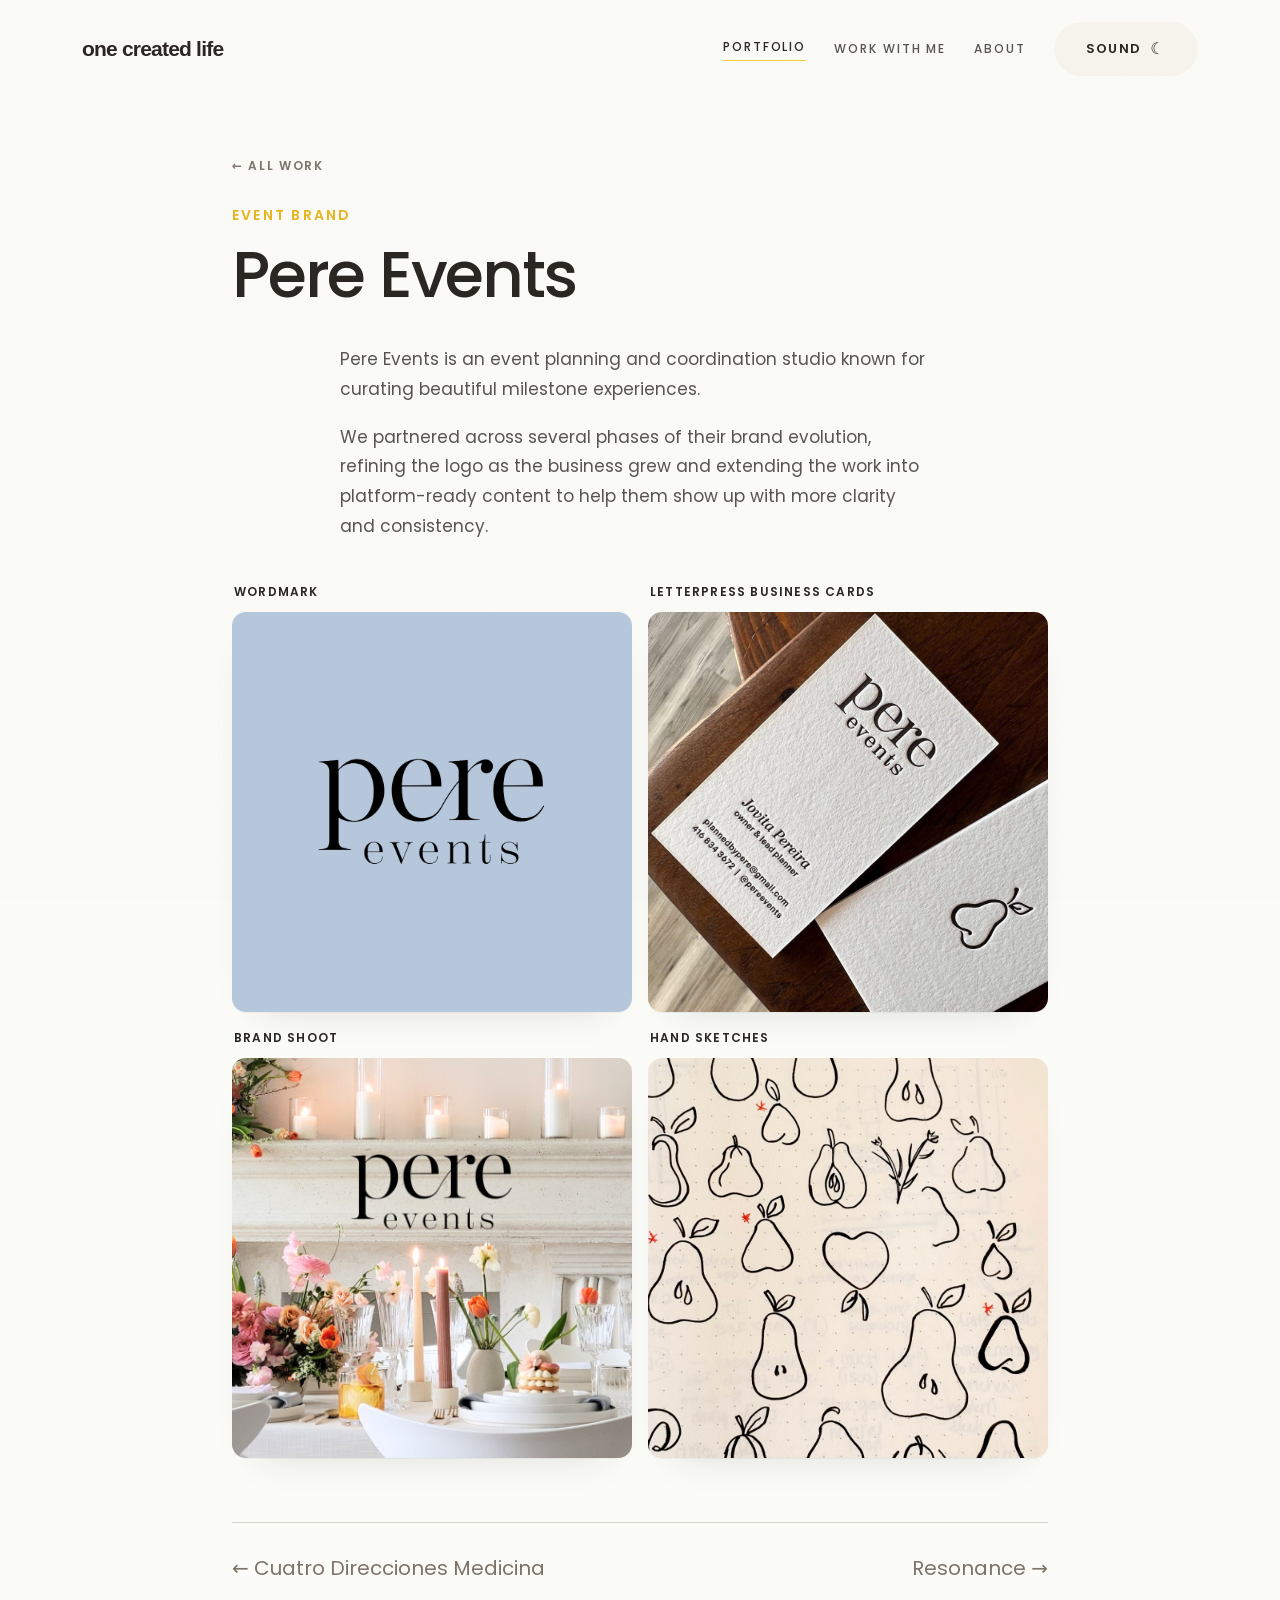
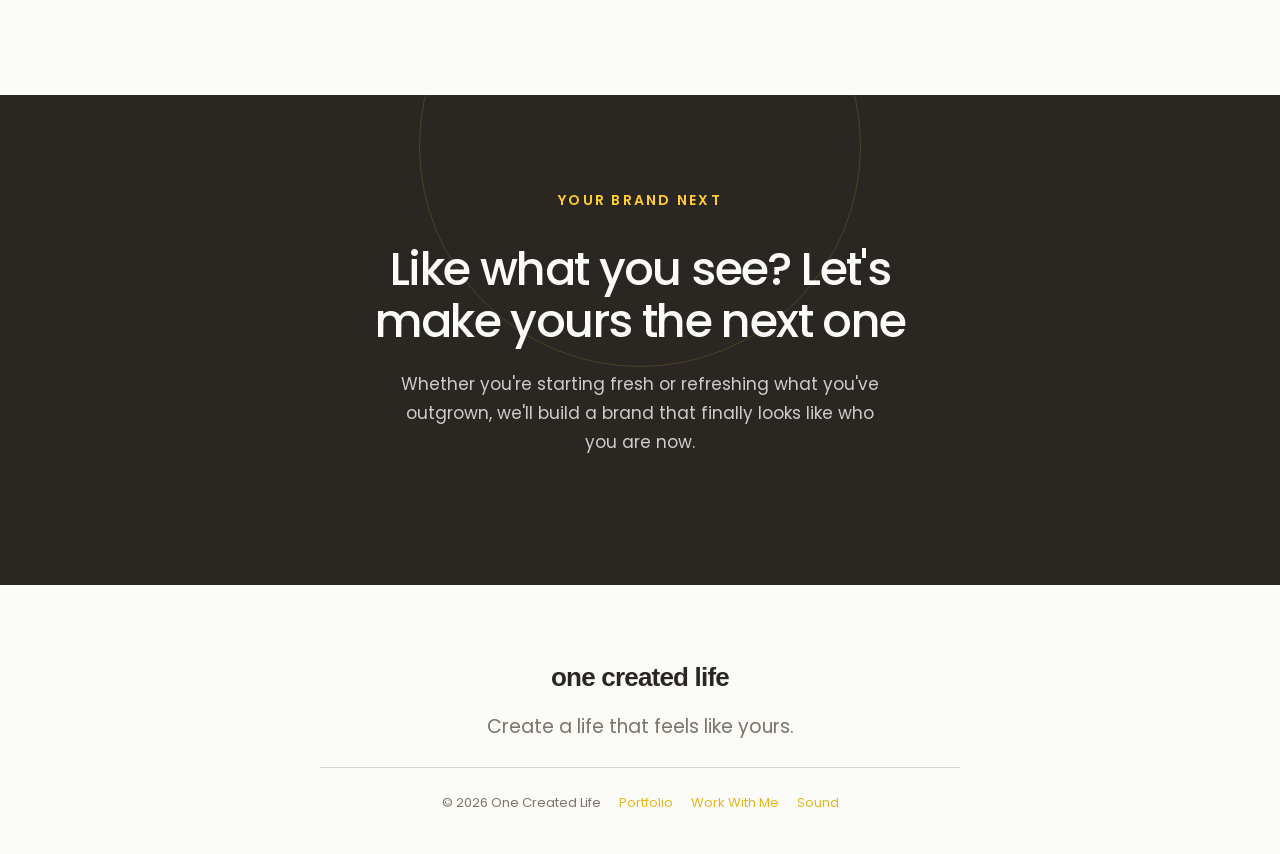
<file: work/pere-events.html>
<!doctype html><html lang="en"><head>
<meta charset="utf-8"><meta name="viewport" content="width=device-width, initial-scale=1">
<title>Pere Events — One Created Life</title>
<meta name="description" content="Pere Events — Event Brand by Ravenne Villanueva, One Created Life.">
<link rel="preconnect" href="https://fonts.googleapis.com"><link rel="preconnect" href="https://fonts.gstatic.com" crossorigin>
<style>
:root{--bg:#fbfbf8;--bg-warm:#f6f3ec;--oatmeal:#e7e3da;--oatmeal-soft:#efece5;--ink:#2a2622;--ink-soft:rgba(42,38,34,.78);--ink-muted:#7c736a;--rule:#d8d3c9;--gold:#ffcc33;--gold-deep:#e6b520;--shadow-sm:0 1px 0 rgba(42,38,34,.04),0 18px 40px -28px rgba(42,38,34,.22);--shadow-lg:0 2px 0 rgba(42,38,34,.03),0 50px 90px -50px rgba(42,38,34,.40)}
*{box-sizing:border-box}html{scroll-behavior:smooth}
body{margin:0;background:var(--bg);color:var(--ink);font-family:'Quicksand',system-ui,sans-serif;line-height:1.7;font-size:17px;-webkit-font-smoothing:antialiased;overflow-x:hidden}
a{color:inherit}img{max-width:100%;display:block}
body::before{content:"";position:fixed;inset:0;z-index:1;pointer-events:none;opacity:.035;background-image:url("data:image/svg+xml,%3Csvg xmlns='http://www.w3.org/2000/svg' width='180' height='180'%3E%3Cfilter id='n'%3E%3CfeTurbulence type='fractalNoise' baseFrequency='0.9' numOctaves='3'/%3E%3C/filter%3E%3Crect width='100%25' height='100%25' filter='url(%23n)'/%3E%3C/svg%3E")}
.eyebrow{font-family:'Quicksand',sans-serif;font-weight:600;font-size:13px;letter-spacing:.2em;text-transform:uppercase;color:var(--gold-deep);margin:0 0 14px}
h1{font-family:'Cormorant Garamond',serif;font-weight:500;letter-spacing:-.01em;color:var(--ink);font-size:clamp(38px,6vw,70px);line-height:1.03;margin:0}
.btn{display:inline-flex;align-items:center;gap:9px;background:var(--gold);color:var(--ink);border:none;border-radius:999px;padding:16px 32px;font-family:'Quicksand',sans-serif;font-weight:600;font-size:13px;letter-spacing:.1em;text-transform:uppercase;text-decoration:none;cursor:pointer;transition:transform .3s,box-shadow .3s,background .3s}
.btn:hover{background:var(--gold-deep);transform:translateY(-2px);box-shadow:0 16px 30px -12px rgba(230,181,32,.65)}
.btn .arrow{transition:transform .3s}.btn:hover .arrow{transform:translateX(4px)}
.btn-light{background:var(--bg);color:var(--ink)}.btn-light:hover{background:#fff}
header.nav{position:fixed;top:0;left:0;right:0;z-index:50;transition:background .4s,box-shadow .4s,padding .4s;padding:22px 0}
header.nav.scrolled{background:rgba(251,251,248,.82);backdrop-filter:blur(14px) saturate(1.1);box-shadow:0 1px 0 rgba(42,38,34,.06);padding:14px 0}
.nav-inner{max-width:1180px;margin:0 auto;padding:0 32px;display:flex;align-items:center;justify-content:space-between;gap:24px;position:relative;z-index:2}
.brand{font-family:'Cormorant Garamond',serif;font-size:23px;font-weight:500;text-decoration:none;color:var(--ink);display:flex;align-items:center;gap:10px}
.brand .dot{width:7px;height:7px;border-radius:50%;background:var(--gold)}
.nav-links{display:flex;align-items:center;gap:28px}
.nav-links a:not(.btn){font-size:12px;letter-spacing:.16em;text-transform:uppercase;font-weight:500;color:var(--ink-soft);text-decoration:none;transition:color .25s}
.nav-links a:not(.btn):hover,.nav-links a.active{color:var(--ink)}
.nav-links a.active{border-bottom:1.5px solid var(--gold);padding-bottom:3px}
.nav-toggle{display:none}
.cs{max-width:880px;margin:0 auto;padding:150px 32px 30px;position:relative;z-index:2}
.cs-back{font-size:12px;letter-spacing:.14em;text-transform:uppercase;font-weight:600;color:var(--ink-muted);text-decoration:none;display:inline-block;margin-bottom:30px;transition:color .2s}
.cs-back:hover{color:var(--ink)}
.cs-web{display:inline-block;margin-top:14px;font-size:12px;letter-spacing:.08em;text-transform:uppercase;font-weight:600;color:var(--ink);border-bottom:1px solid var(--gold);text-decoration:none;padding-bottom:2px}
.cs-web:hover{border-color:var(--ink)}
.cs-story{max-width:600px;margin:36px auto 6px}
.cs-story p{color:var(--ink-soft);font-size:17px;line-height:1.75;margin:0 0 18px}
.cs-gallery{display:grid;grid-template-columns:1fr 1fr;gap:16px;grid-auto-flow:dense;margin-top:40px}
.cs-fig{border-radius:14px;overflow:hidden;box-shadow:var(--shadow-sm);background:var(--oatmeal-soft);margin:0;aspect-ratio:1/1}
.cs-fig img,.cs-fig video{width:100%;height:100%;object-fit:cover;display:block}
.cs-fig.labeled{aspect-ratio:auto;overflow:visible;box-shadow:none;background:transparent;display:flex;flex-direction:column;gap:10px}
.cs-fig.labeled figcaption{order:-1;font-size:12px;font-weight:600;letter-spacing:.1em;text-transform:uppercase;color:var(--ink);padding-left:2px}
.cs-fig.labeled img{aspect-ratio:1/1;border-radius:14px;box-shadow:var(--shadow-sm)}
.cs-fig.wide{grid-column:1 / -1;aspect-ratio:auto;background:var(--bg)}
.cs-fig.wide img{height:auto;object-fit:contain}
.cs-next{display:flex;justify-content:space-between;gap:16px;margin:64px 0 0;padding-top:28px;border-top:1px solid var(--rule)}
.cs-next a{font-family:'Cormorant Garamond',serif;font-style:italic;font-size:20px;color:var(--ink-muted);text-decoration:none;transition:color .2s;max-width:46%}
.cs-next a:hover{color:var(--ink)}
.cs-next a.nx{text-align:right;margin-left:auto}
.cs-cta{background:var(--ink);color:var(--bg);text-align:center;padding:96px 32px;margin-top:80px;position:relative;overflow:hidden}
.cs-cta::after{content:"";position:absolute;width:440px;height:440px;border-radius:50%;border:1.5px solid rgba(255,204,51,.16);top:-170px;left:50%;transform:translateX(-50%)}
.cs-cta h2{font-family:'Cormorant Garamond',serif;font-weight:500;color:var(--bg);font-size:clamp(30px,4.4vw,48px);max-width:20ch;margin:0 auto 22px;line-height:1.1;position:relative;z-index:2}
.cs-cta .eyebrow{color:var(--gold)}
.cs-cta p{color:rgba(251,251,248,.78);max-width:44ch;margin:0 auto 32px;position:relative;z-index:2}
.cs-cta .wrap2{position:relative;z-index:2}
footer{background:var(--bg);padding:70px 0 40px;text-align:center;position:relative;z-index:2}
footer .brand{justify-content:center;font-size:26px;margin-bottom:12px}
footer .tag{font-family:'Cormorant Garamond',serif;font-style:italic;font-size:19px;color:var(--ink-muted);margin-bottom:24px}
.foot-bottom{padding-top:24px;border-top:1px solid var(--rule);max-width:640px;margin:0 auto;font-size:13px;color:var(--ink-muted);display:flex;justify-content:center;gap:18px;flex-wrap:wrap}
.foot-bottom a{color:var(--gold-deep);text-decoration:none}
.reveal{opacity:0;transform:translateY(24px);transition:opacity .7s cubic-bezier(.2,.7,.2,1),transform .7s cubic-bezier(.2,.7,.2,1)}
.reveal.in{opacity:1;transform:none}
@media (prefers-reduced-motion:reduce){.reveal{opacity:1;transform:none;transition:none}}
@media (max-width:680px){.cs{padding:120px 22px 20px}.nav-links a:not(.btn){display:none}.cs-gallery{gap:11px}}
</style><link rel="stylesheet" href="../assets/site-system.css?v=20261104-3"></head><body>
<header class="nav" id="nav"><div class="nav-inner">
<a href="../index.html" class="brand">one created life</a>
<nav class="nav-links">
<a href="../portfolio.html" class="active">Portfolio</a>
<a href="../index.html#work">Work With Me</a>
<a href="../index.html#about">About</a>
<a href="../sound.html" class="btn btn-sound">Sound <span class="sound-moon" aria-hidden="true">☾</span></a>
</nav></div></header>
<main class="cs">
<a class="cs-back" href="../portfolio.html">← All work</a>
<p class="eyebrow reveal">Event Brand</p>
<h1 class="reveal">Pere Events</h1>

<div class="cs-story reveal"><p>Pere Events is an event planning and coordination studio known for curating beautiful milestone experiences.</p><p>We partnered across several phases of their brand evolution, refining the logo as the business grew and extending the work into platform-ready content to help them show up with more clarity and consistency.</p></div>
<div class="cs-gallery">
<figure class="cs-fig reveal labeled"><figcaption>Wordmark</figcaption><img src="../assets/work/pere-events/01.png" alt="Pere Events wordmark" loading="lazy"></figure>
<figure class="cs-fig reveal labeled"><figcaption>Letterpress Business Cards</figcaption><img src="../assets/work/pere-events/02-repaired.jpg" alt="Pere Events letterpress business cards" loading="lazy"></figure>
<figure class="cs-fig reveal labeled"><figcaption>Brand Shoot</figcaption><img src="../assets/work/pere-events/03-repaired.jpg" alt="Pere Events brand shoot" loading="lazy"></figure>
<figure class="cs-fig reveal labeled"><figcaption>Hand Sketches</figcaption><img src="../assets/work/pere-events/04-repaired.jpg?v=20261107" alt="Pere Events pear logo development sketches" loading="lazy"></figure>
</div>
<div class="cs-next">
<a href="cdm.html">← Cuatro Direcciones Medicina</a>
<a class="nx" href="resonance.html">Resonance →</a>
</div>
</main>
<section class="cs-cta"><div class="wrap2">
<p class="eyebrow">Your brand next</p>
<h2>Like what you see? Let's make yours the next one</h2>
<p>Whether you're starting fresh or refreshing what you've outgrown, we'll build a brand that finally looks like who you are now.</p>
</div></section>
<footer><div style="max-width:1180px;margin:0 auto;padding:0 32px">
<a href="../index.html" class="brand">one created life</a>
<div class="tag">Create a life that feels like yours.</div>
<div class="foot-bottom"><span>© 2026 One Created Life</span><a href="../portfolio.html">Portfolio</a><a href="../index.html#work">Work With Me</a><a href="../sound.html">Sound</a></div>
</div></footer>
<script>
const nav=document.getElementById('nav');const os=()=>nav.classList.toggle('scrolled',scrollY>24);os();addEventListener('scroll',os,{passive:true});
const io=new IntersectionObserver((es)=>{es.forEach(e=>{if(e.isIntersecting){e.target.classList.add('in');io.unobserve(e.target)}})},{threshold:.1,rootMargin:'0px 0px -40px 0px'});
document.querySelectorAll('.reveal').forEach(el=>io.observe(el));
</script>
</body></html>
</file>
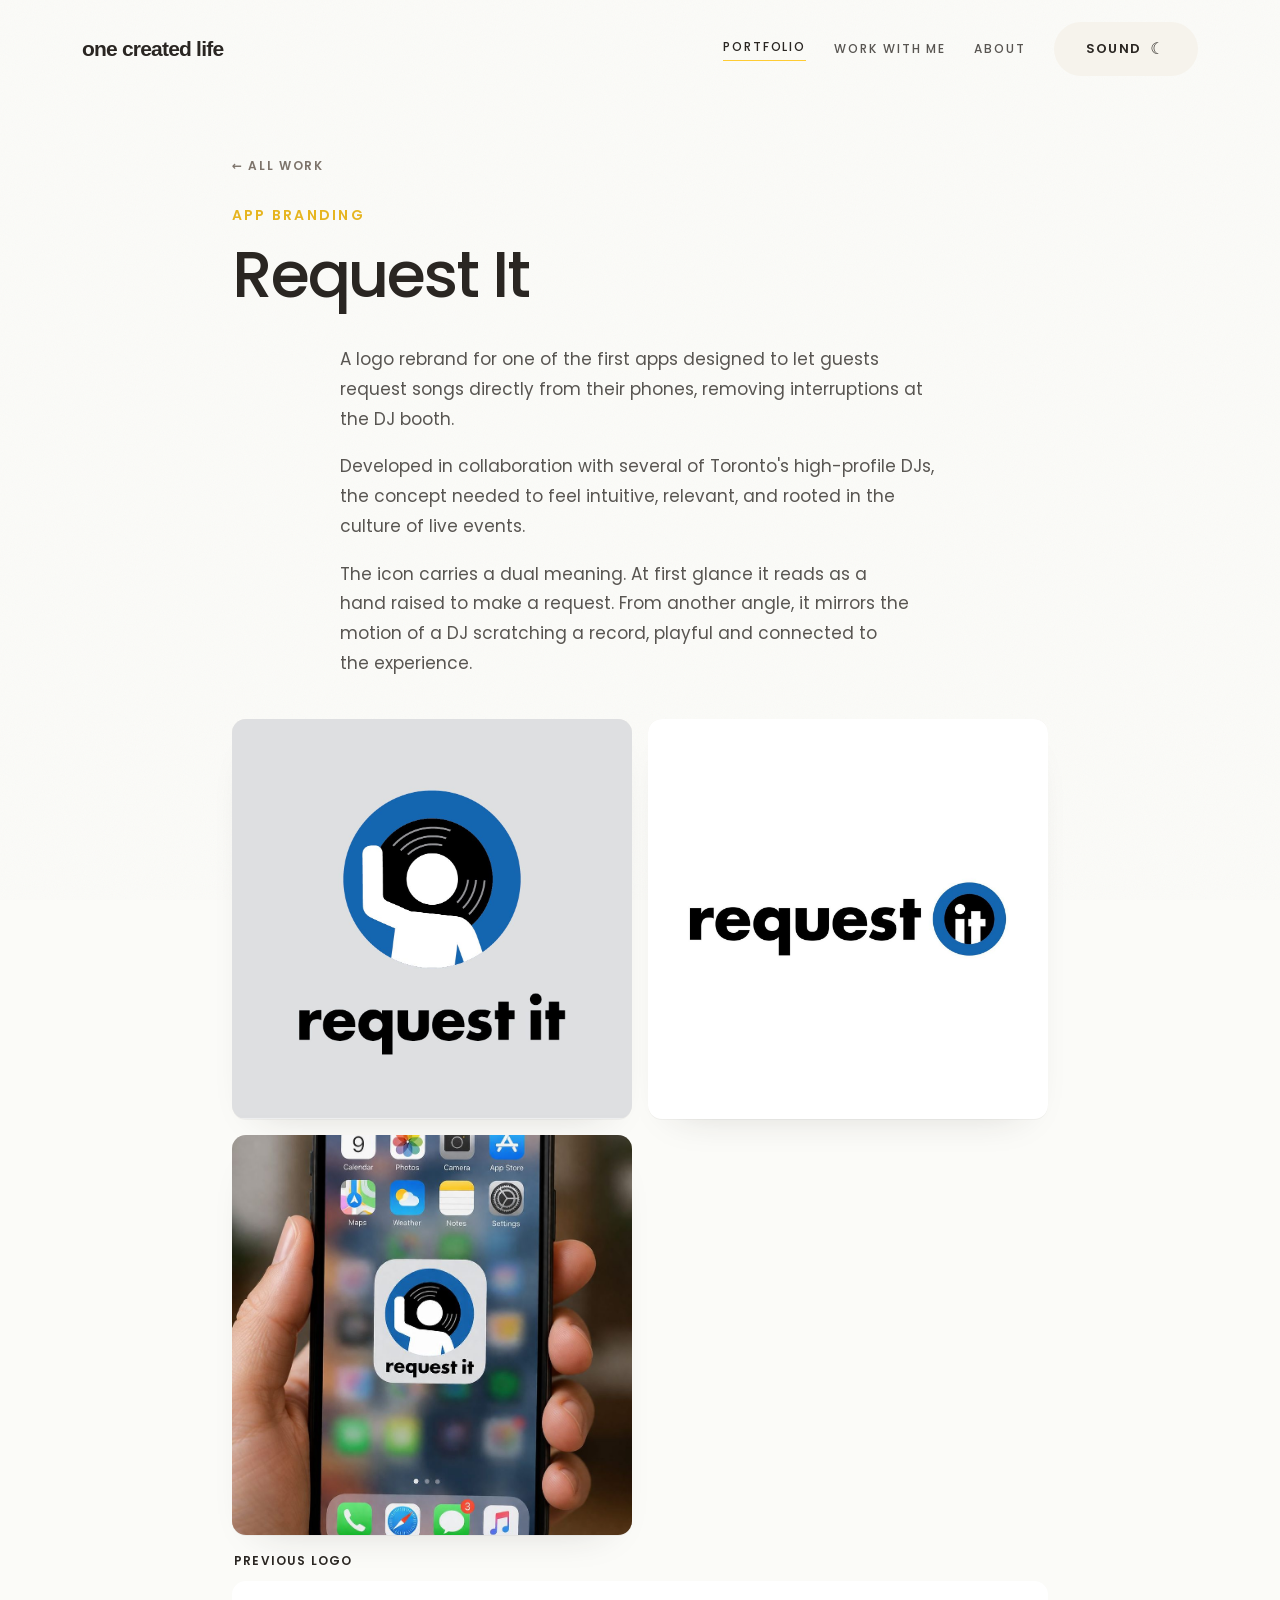
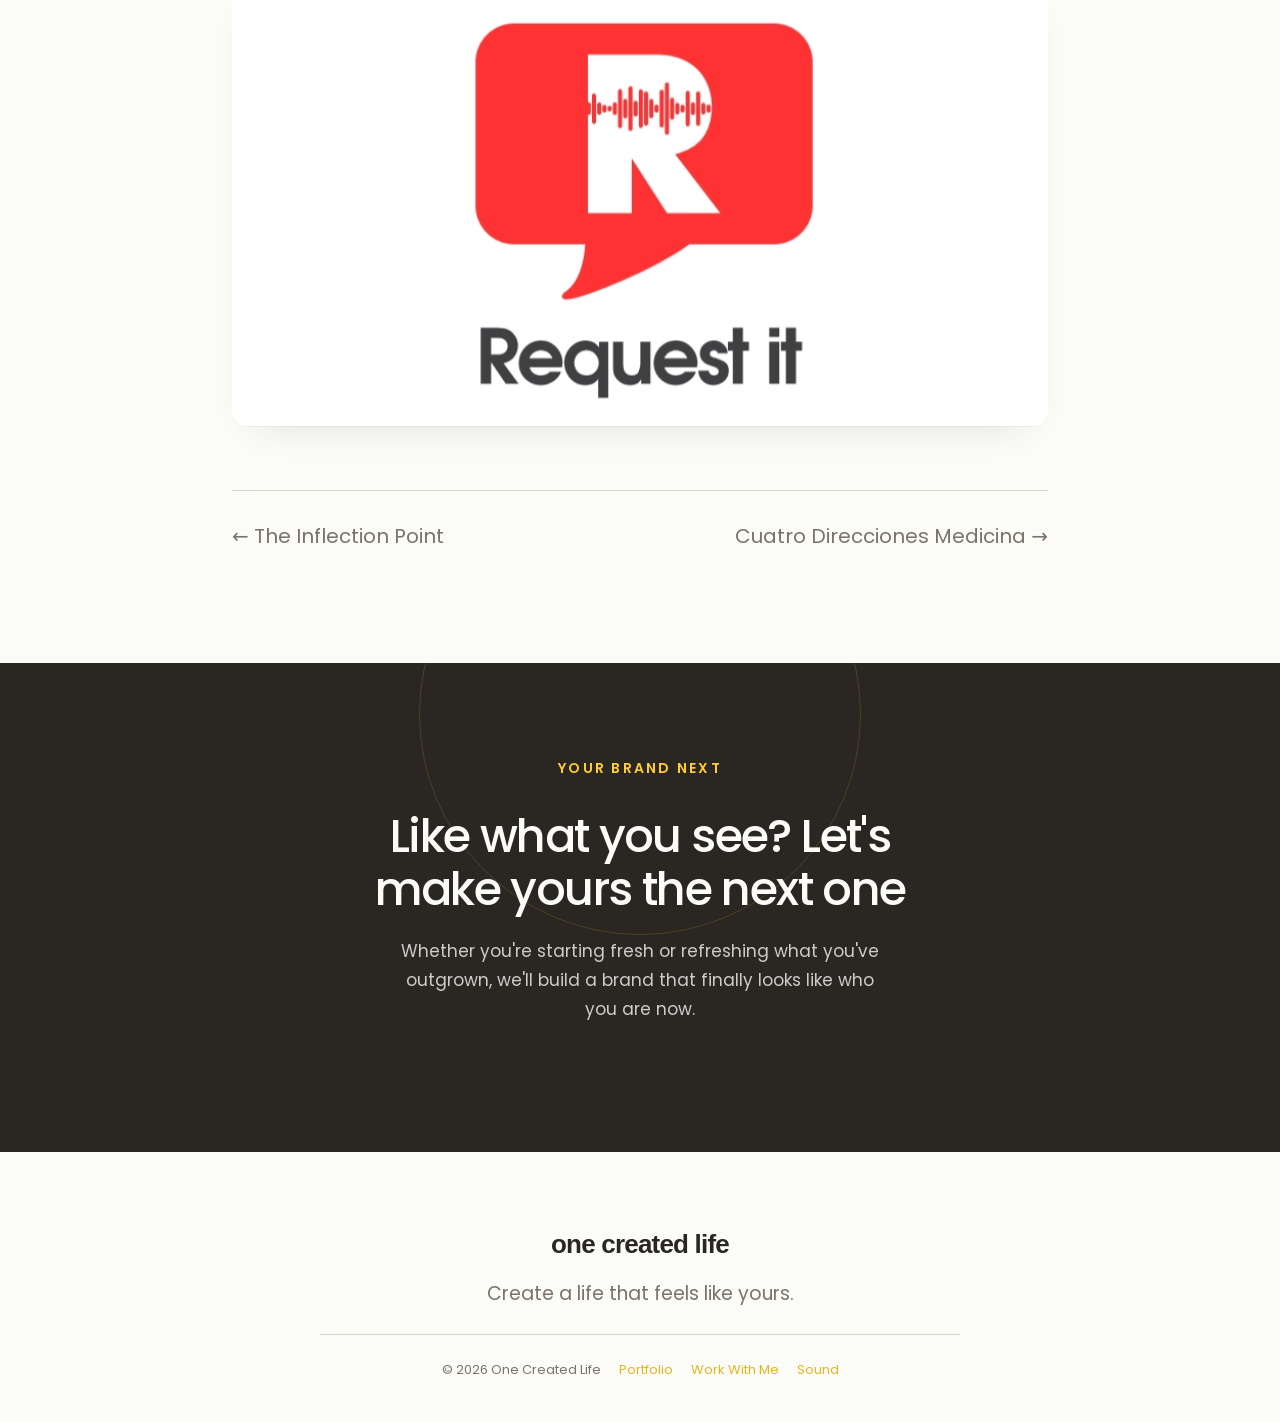
<file: work/request-it.html>
<!doctype html><html lang="en"><head>
<meta charset="utf-8"><meta name="viewport" content="width=device-width, initial-scale=1">
<title>Request It — One Created Life</title>
<meta name="description" content="Request It — App Branding by Ravenne Villanueva, One Created Life.">
<link rel="preconnect" href="https://fonts.googleapis.com"><link rel="preconnect" href="https://fonts.gstatic.com" crossorigin>
<style>
:root{--bg:#fbfbf8;--bg-warm:#f6f3ec;--oatmeal:#e7e3da;--oatmeal-soft:#efece5;--ink:#2a2622;--ink-soft:rgba(42,38,34,.78);--ink-muted:#7c736a;--rule:#d8d3c9;--gold:#ffcc33;--gold-deep:#e6b520;--shadow-sm:0 1px 0 rgba(42,38,34,.04),0 18px 40px -28px rgba(42,38,34,.22);--shadow-lg:0 2px 0 rgba(42,38,34,.03),0 50px 90px -50px rgba(42,38,34,.40)}
*{box-sizing:border-box}html{scroll-behavior:smooth}
body{margin:0;background:var(--bg);color:var(--ink);font-family:'Quicksand',system-ui,sans-serif;line-height:1.7;font-size:17px;-webkit-font-smoothing:antialiased;overflow-x:hidden}
a{color:inherit}img{max-width:100%;display:block}
body::before{content:"";position:fixed;inset:0;z-index:1;pointer-events:none;opacity:.035;background-image:url("data:image/svg+xml,%3Csvg xmlns='http://www.w3.org/2000/svg' width='180' height='180'%3E%3Cfilter id='n'%3E%3CfeTurbulence type='fractalNoise' baseFrequency='0.9' numOctaves='3'/%3E%3C/filter%3E%3Crect width='100%25' height='100%25' filter='url(%23n)'/%3E%3C/svg%3E")}
.eyebrow{font-family:'Quicksand',sans-serif;font-weight:600;font-size:13px;letter-spacing:.2em;text-transform:uppercase;color:var(--gold-deep);margin:0 0 14px}
h1{font-family:'Cormorant Garamond',serif;font-weight:500;letter-spacing:-.01em;color:var(--ink);font-size:clamp(38px,6vw,70px);line-height:1.03;margin:0}
.btn{display:inline-flex;align-items:center;gap:9px;background:var(--gold);color:var(--ink);border:none;border-radius:999px;padding:16px 32px;font-family:'Quicksand',sans-serif;font-weight:600;font-size:13px;letter-spacing:.1em;text-transform:uppercase;text-decoration:none;cursor:pointer;transition:transform .3s,box-shadow .3s,background .3s}
.btn:hover{background:var(--gold-deep);transform:translateY(-2px);box-shadow:0 16px 30px -12px rgba(230,181,32,.65)}
.btn .arrow{transition:transform .3s}.btn:hover .arrow{transform:translateX(4px)}
.btn-light{background:var(--bg);color:var(--ink)}.btn-light:hover{background:#fff}
header.nav{position:fixed;top:0;left:0;right:0;z-index:50;transition:background .4s,box-shadow .4s,padding .4s;padding:22px 0}
header.nav.scrolled{background:rgba(251,251,248,.82);backdrop-filter:blur(14px) saturate(1.1);box-shadow:0 1px 0 rgba(42,38,34,.06);padding:14px 0}
.nav-inner{max-width:1180px;margin:0 auto;padding:0 32px;display:flex;align-items:center;justify-content:space-between;gap:24px;position:relative;z-index:2}
.brand{font-family:'Cormorant Garamond',serif;font-size:23px;font-weight:500;text-decoration:none;color:var(--ink);display:flex;align-items:center;gap:10px}
.brand .dot{width:7px;height:7px;border-radius:50%;background:var(--gold)}
.nav-links{display:flex;align-items:center;gap:28px}
.nav-links a:not(.btn){font-size:12px;letter-spacing:.16em;text-transform:uppercase;font-weight:500;color:var(--ink-soft);text-decoration:none;transition:color .25s}
.nav-links a:not(.btn):hover,.nav-links a.active{color:var(--ink)}
.nav-links a.active{border-bottom:1.5px solid var(--gold);padding-bottom:3px}
.nav-toggle{display:none}
.cs{max-width:880px;margin:0 auto;padding:150px 32px 30px;position:relative;z-index:2}
.cs-back{font-size:12px;letter-spacing:.14em;text-transform:uppercase;font-weight:600;color:var(--ink-muted);text-decoration:none;display:inline-block;margin-bottom:30px;transition:color .2s}
.cs-back:hover{color:var(--ink)}
.cs-web{display:inline-block;margin-top:14px;font-size:12px;letter-spacing:.08em;text-transform:uppercase;font-weight:600;color:var(--ink);border-bottom:1px solid var(--gold);text-decoration:none;padding-bottom:2px}
.cs-web:hover{border-color:var(--ink)}
.cs-story{max-width:600px;margin:36px auto 6px}
.cs-story p{color:var(--ink-soft);font-size:17px;line-height:1.75;margin:0 0 18px}
.cs-gallery{display:grid;grid-template-columns:1fr 1fr;gap:16px;grid-auto-flow:dense;margin-top:40px}
.cs-fig{border-radius:14px;overflow:hidden;box-shadow:var(--shadow-sm);background:var(--oatmeal-soft);margin:0;aspect-ratio:1/1}
.cs-fig img,.cs-fig video{width:100%;height:100%;object-fit:cover;display:block}
.cs-fig.wide{grid-column:1 / -1;aspect-ratio:auto;background:var(--bg)}
.cs-fig.wide img{height:auto;object-fit:contain}
.cs-fig.labeled{aspect-ratio:auto;overflow:visible;box-shadow:none;background:transparent;display:flex;flex-direction:column;gap:10px}
.cs-fig.labeled figcaption{order:-1;font-size:12px;font-weight:600;letter-spacing:.1em;text-transform:uppercase;color:var(--ink);padding-left:2px}
.cs-fig.labeled img{aspect-ratio:1/1;border-radius:14px;box-shadow:var(--shadow-sm)}
.cs-fig.labeled.wide img{aspect-ratio:auto}
.cs-next{display:flex;justify-content:space-between;gap:16px;margin:64px 0 0;padding-top:28px;border-top:1px solid var(--rule)}
.cs-next a{font-family:'Cormorant Garamond',serif;font-style:italic;font-size:20px;color:var(--ink-muted);text-decoration:none;transition:color .2s;max-width:46%}
.cs-next a:hover{color:var(--ink)}
.cs-next a.nx{text-align:right;margin-left:auto}
.cs-cta{background:var(--ink);color:var(--bg);text-align:center;padding:96px 32px;margin-top:80px;position:relative;overflow:hidden}
.cs-cta::after{content:"";position:absolute;width:440px;height:440px;border-radius:50%;border:1.5px solid rgba(255,204,51,.16);top:-170px;left:50%;transform:translateX(-50%)}
.cs-cta h2{font-family:'Cormorant Garamond',serif;font-weight:500;color:var(--bg);font-size:clamp(30px,4.4vw,48px);max-width:20ch;margin:0 auto 22px;line-height:1.1;position:relative;z-index:2}
.cs-cta .eyebrow{color:var(--gold)}
.cs-cta p{color:rgba(251,251,248,.78);max-width:44ch;margin:0 auto 32px;position:relative;z-index:2}
.cs-cta .wrap2{position:relative;z-index:2}
footer{background:var(--bg);padding:70px 0 40px;text-align:center;position:relative;z-index:2}
footer .brand{justify-content:center;font-size:26px;margin-bottom:12px}
footer .tag{font-family:'Cormorant Garamond',serif;font-style:italic;font-size:19px;color:var(--ink-muted);margin-bottom:24px}
.foot-bottom{padding-top:24px;border-top:1px solid var(--rule);max-width:640px;margin:0 auto;font-size:13px;color:var(--ink-muted);display:flex;justify-content:center;gap:18px;flex-wrap:wrap}
.foot-bottom a{color:var(--gold-deep);text-decoration:none}
.reveal{opacity:0;transform:translateY(24px);transition:opacity .7s cubic-bezier(.2,.7,.2,1),transform .7s cubic-bezier(.2,.7,.2,1)}
.reveal.in{opacity:1;transform:none}
@media (prefers-reduced-motion:reduce){.reveal{opacity:1;transform:none;transition:none}}
@media (max-width:680px){.cs{padding:120px 22px 20px}.nav-links a:not(.btn){display:none}.cs-gallery{gap:11px}}
</style><link rel="stylesheet" href="../assets/site-system.css?v=20261104-3"></head><body>
<header class="nav" id="nav"><div class="nav-inner">
<a href="../index.html" class="brand">one created life</a>
<nav class="nav-links">
<a href="../portfolio.html" class="active">Portfolio</a>
<a href="../index.html#work">Work With Me</a>
<a href="../index.html#about">About</a>
<a href="../sound.html" class="btn btn-sound">Sound <span class="sound-moon" aria-hidden="true">☾</span></a>
</nav></div></header>
<main class="cs">
<a class="cs-back" href="../portfolio.html">← All work</a>
<p class="eyebrow reveal">App Branding</p>
<h1 class="reveal">Request It</h1>

<div class="cs-story reveal"><p>A logo rebrand for one of the first apps designed to let guests request songs directly from their phones, removing interruptions at the DJ booth.</p><p>Developed in collaboration with several of Toronto&#x27;s high-profile DJs, the concept needed to feel intuitive, relevant, and rooted in the culture of live events.</p><p>The icon carries a dual meaning. At first glance it reads as a hand raised to make a request. From another angle, it mirrors the motion of a DJ scratching a record, playful and connected to the experience.</p></div>
<div class="cs-gallery">
<figure class="cs-fig reveal"><img src="../assets/work/request-it/01.jpg" alt="Request It — 1" loading="lazy"></figure>
<figure class="cs-fig reveal"><img src="../assets/work/request-it/02.jpg" alt="Request It — 2" loading="lazy"></figure>
<figure class="cs-fig reveal"><img src="../assets/work/request-it/03.jpg" alt="Request It — 3" loading="lazy"></figure>
<figure class="cs-fig reveal wide labeled"><figcaption>Previous Logo</figcaption><img src="../assets/work/request-it/04.png" alt="Previous Request It logo" loading="lazy"></figure>
</div>
<div class="cs-next">
<a href="the-inflection-point.html">← The Inflection Point</a>
<a class="nx" href="cdm.html">Cuatro Direcciones Medicina →</a>
</div>
</main>
<section class="cs-cta"><div class="wrap2">
<p class="eyebrow">Your brand next</p>
<h2>Like what you see? Let's make yours the next one</h2>
<p>Whether you're starting fresh or refreshing what you've outgrown, we'll build a brand that finally looks like who you are now.</p>
</div></section>
<footer><div style="max-width:1180px;margin:0 auto;padding:0 32px">
<a href="../index.html" class="brand">one created life</a>
<div class="tag">Create a life that feels like yours.</div>
<div class="foot-bottom"><span>© 2026 One Created Life</span><a href="../portfolio.html">Portfolio</a><a href="../index.html#work">Work With Me</a><a href="../sound.html">Sound</a></div>
</div></footer>
<script>
const nav=document.getElementById('nav');const os=()=>nav.classList.toggle('scrolled',scrollY>24);os();addEventListener('scroll',os,{passive:true});
const io=new IntersectionObserver((es)=>{es.forEach(e=>{if(e.isIntersecting){e.target.classList.add('in');io.unobserve(e.target)}})},{threshold:.1,rootMargin:'0px 0px -40px 0px'});
document.querySelectorAll('.reveal').forEach(el=>io.observe(el));
</script>
</body></html>
</file>
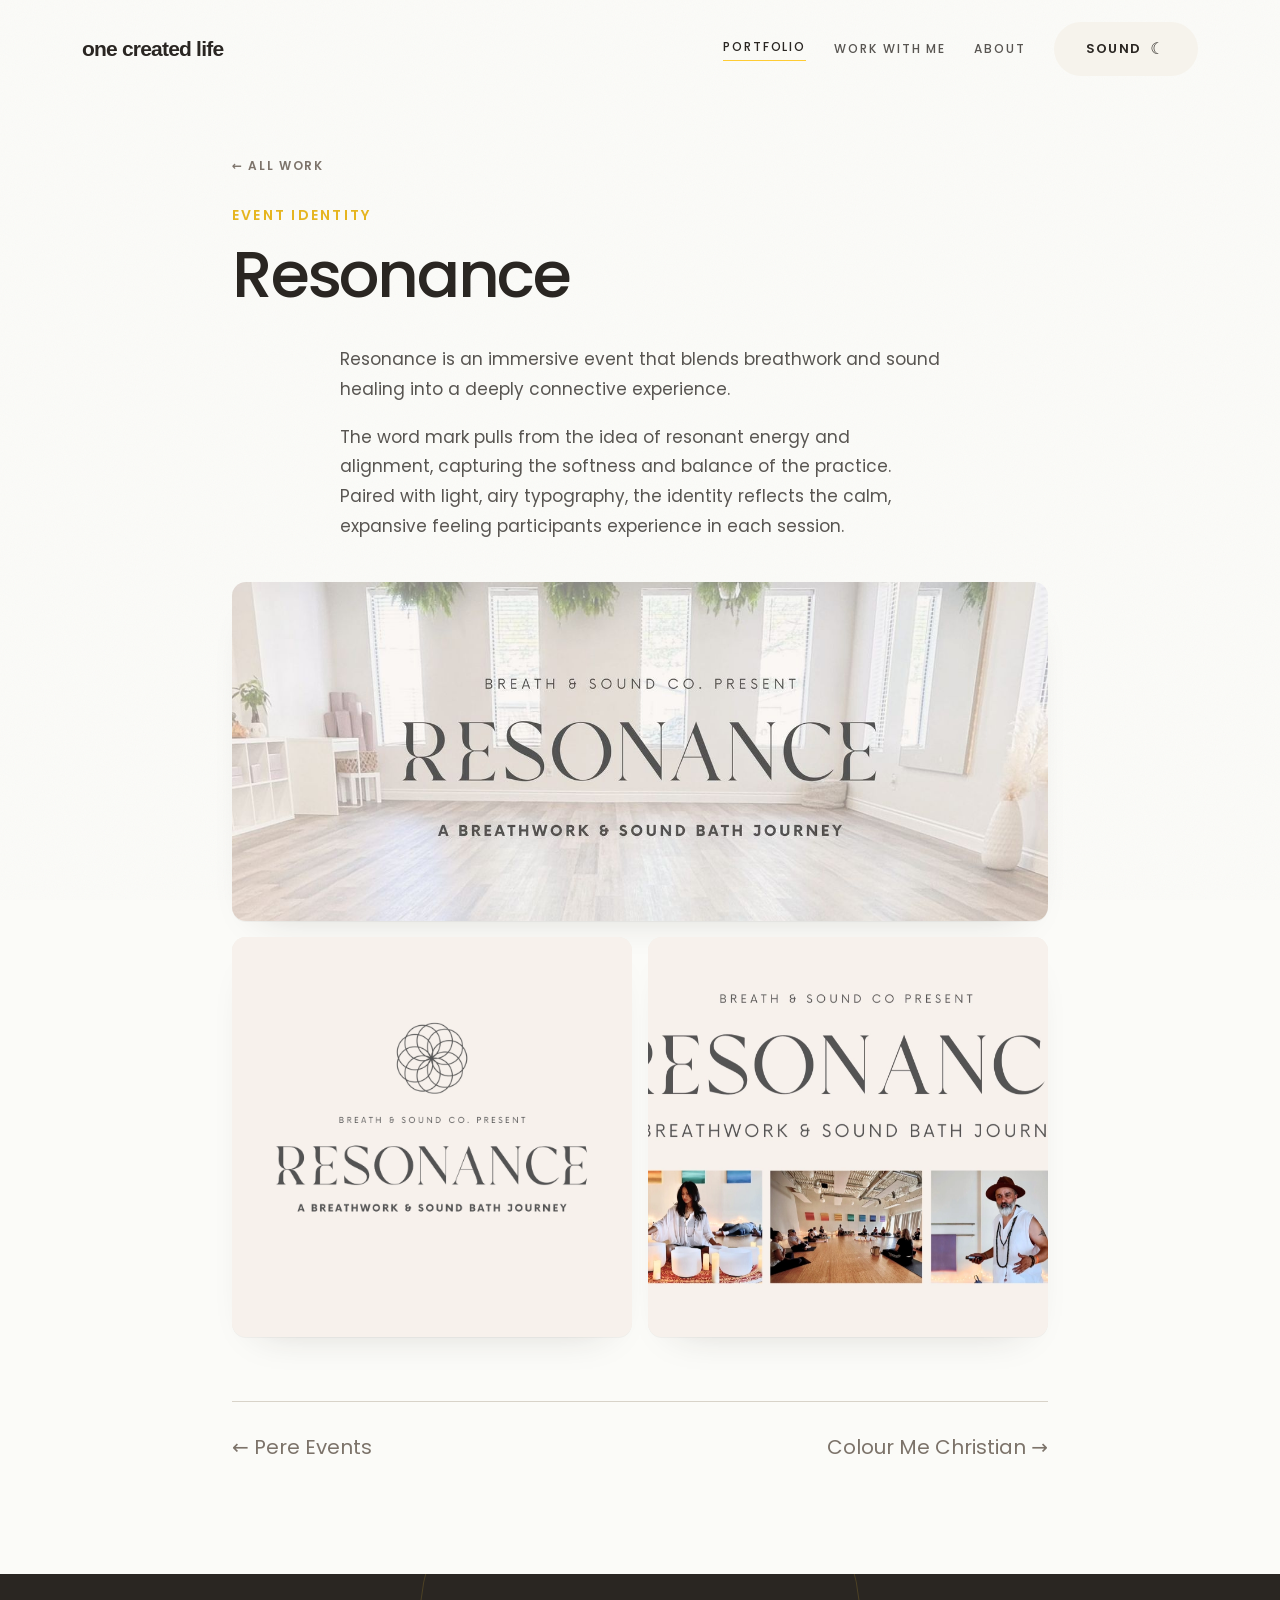
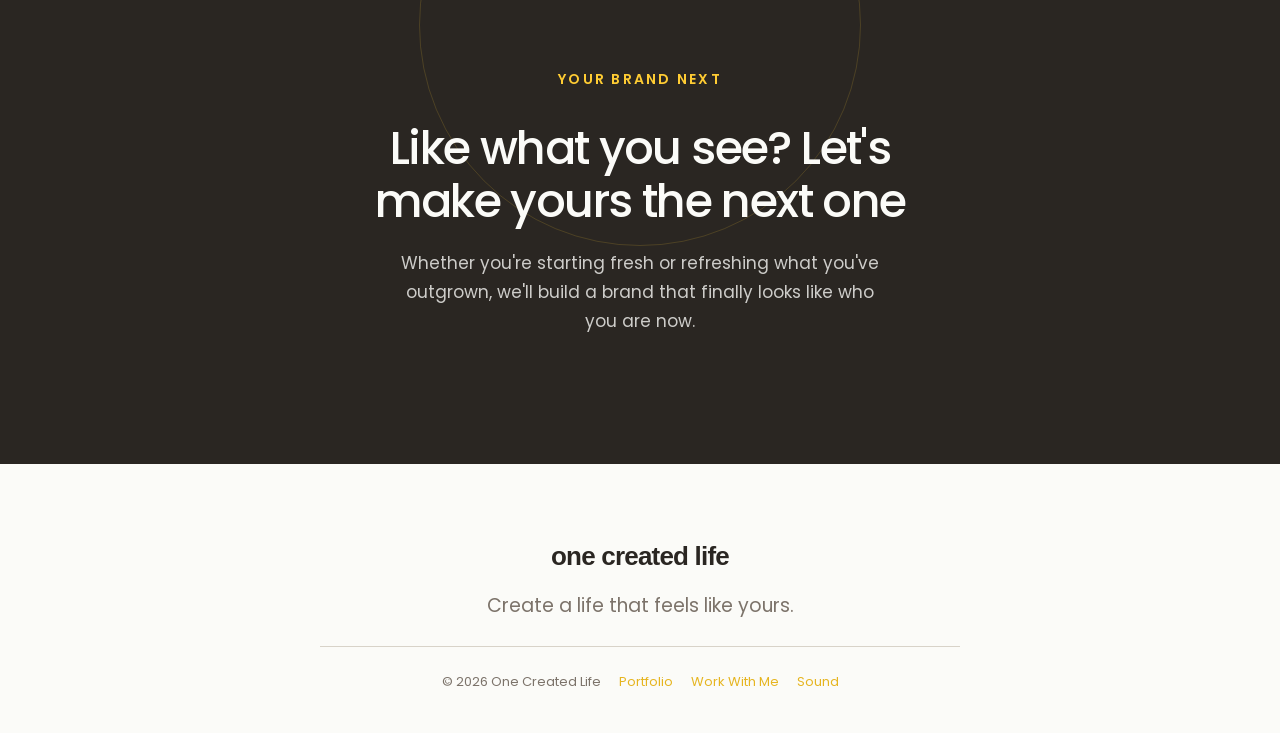
<file: work/resonance.html>
<!doctype html><html lang="en"><head>
<meta charset="utf-8"><meta name="viewport" content="width=device-width, initial-scale=1">
<title>Resonance — One Created Life</title>
<meta name="description" content="Resonance — Event Identity by Ravenne Villanueva, One Created Life.">
<link rel="preconnect" href="https://fonts.googleapis.com"><link rel="preconnect" href="https://fonts.gstatic.com" crossorigin>
<style>
:root{--bg:#fbfbf8;--bg-warm:#f6f3ec;--oatmeal:#e7e3da;--oatmeal-soft:#efece5;--ink:#2a2622;--ink-soft:rgba(42,38,34,.78);--ink-muted:#7c736a;--rule:#d8d3c9;--gold:#ffcc33;--gold-deep:#e6b520;--shadow-sm:0 1px 0 rgba(42,38,34,.04),0 18px 40px -28px rgba(42,38,34,.22);--shadow-lg:0 2px 0 rgba(42,38,34,.03),0 50px 90px -50px rgba(42,38,34,.40)}
*{box-sizing:border-box}html{scroll-behavior:smooth}
body{margin:0;background:var(--bg);color:var(--ink);font-family:'Quicksand',system-ui,sans-serif;line-height:1.7;font-size:17px;-webkit-font-smoothing:antialiased;overflow-x:hidden}
a{color:inherit}img{max-width:100%;display:block}
body::before{content:"";position:fixed;inset:0;z-index:1;pointer-events:none;opacity:.035;background-image:url("data:image/svg+xml,%3Csvg xmlns='http://www.w3.org/2000/svg' width='180' height='180'%3E%3Cfilter id='n'%3E%3CfeTurbulence type='fractalNoise' baseFrequency='0.9' numOctaves='3'/%3E%3C/filter%3E%3Crect width='100%25' height='100%25' filter='url(%23n)'/%3E%3C/svg%3E")}
.eyebrow{font-family:'Quicksand',sans-serif;font-weight:600;font-size:13px;letter-spacing:.2em;text-transform:uppercase;color:var(--gold-deep);margin:0 0 14px}
h1{font-family:'Cormorant Garamond',serif;font-weight:500;letter-spacing:-.01em;color:var(--ink);font-size:clamp(38px,6vw,70px);line-height:1.03;margin:0}
.btn{display:inline-flex;align-items:center;gap:9px;background:var(--gold);color:var(--ink);border:none;border-radius:999px;padding:16px 32px;font-family:'Quicksand',sans-serif;font-weight:600;font-size:13px;letter-spacing:.1em;text-transform:uppercase;text-decoration:none;cursor:pointer;transition:transform .3s,box-shadow .3s,background .3s}
.btn:hover{background:var(--gold-deep);transform:translateY(-2px);box-shadow:0 16px 30px -12px rgba(230,181,32,.65)}
.btn .arrow{transition:transform .3s}.btn:hover .arrow{transform:translateX(4px)}
.btn-light{background:var(--bg);color:var(--ink)}.btn-light:hover{background:#fff}
header.nav{position:fixed;top:0;left:0;right:0;z-index:50;transition:background .4s,box-shadow .4s,padding .4s;padding:22px 0}
header.nav.scrolled{background:rgba(251,251,248,.82);backdrop-filter:blur(14px) saturate(1.1);box-shadow:0 1px 0 rgba(42,38,34,.06);padding:14px 0}
.nav-inner{max-width:1180px;margin:0 auto;padding:0 32px;display:flex;align-items:center;justify-content:space-between;gap:24px;position:relative;z-index:2}
.brand{font-family:'Cormorant Garamond',serif;font-size:23px;font-weight:500;text-decoration:none;color:var(--ink);display:flex;align-items:center;gap:10px}
.brand .dot{width:7px;height:7px;border-radius:50%;background:var(--gold)}
.nav-links{display:flex;align-items:center;gap:28px}
.nav-links a:not(.btn){font-size:12px;letter-spacing:.16em;text-transform:uppercase;font-weight:500;color:var(--ink-soft);text-decoration:none;transition:color .25s}
.nav-links a:not(.btn):hover,.nav-links a.active{color:var(--ink)}
.nav-links a.active{border-bottom:1.5px solid var(--gold);padding-bottom:3px}
.nav-toggle{display:none}
.cs{max-width:880px;margin:0 auto;padding:150px 32px 30px;position:relative;z-index:2}
.cs-back{font-size:12px;letter-spacing:.14em;text-transform:uppercase;font-weight:600;color:var(--ink-muted);text-decoration:none;display:inline-block;margin-bottom:30px;transition:color .2s}
.cs-back:hover{color:var(--ink)}
.cs-web{display:inline-block;margin-top:14px;font-size:12px;letter-spacing:.08em;text-transform:uppercase;font-weight:600;color:var(--ink);border-bottom:1px solid var(--gold);text-decoration:none;padding-bottom:2px}
.cs-web:hover{border-color:var(--ink)}
.cs-story{max-width:600px;margin:36px auto 6px}
.cs-story p{color:var(--ink-soft);font-size:17px;line-height:1.75;margin:0 0 18px}
.cs-gallery{display:grid;grid-template-columns:1fr 1fr;gap:16px;grid-auto-flow:dense;margin-top:40px}
.cs-fig{border-radius:14px;overflow:hidden;box-shadow:var(--shadow-sm);background:var(--oatmeal-soft);margin:0;aspect-ratio:1/1}
.cs-fig img,.cs-fig video{width:100%;height:100%;object-fit:cover;display:block}
.cs-fig.wide{grid-column:1 / -1;aspect-ratio:auto;background:var(--bg)}
.cs-fig.wide img{height:auto;object-fit:contain}
.cs-next{display:flex;justify-content:space-between;gap:16px;margin:64px 0 0;padding-top:28px;border-top:1px solid var(--rule)}
.cs-next a{font-family:'Cormorant Garamond',serif;font-style:italic;font-size:20px;color:var(--ink-muted);text-decoration:none;transition:color .2s;max-width:46%}
.cs-next a:hover{color:var(--ink)}
.cs-next a.nx{text-align:right;margin-left:auto}
.cs-cta{background:var(--ink);color:var(--bg);text-align:center;padding:96px 32px;margin-top:80px;position:relative;overflow:hidden}
.cs-cta::after{content:"";position:absolute;width:440px;height:440px;border-radius:50%;border:1.5px solid rgba(255,204,51,.16);top:-170px;left:50%;transform:translateX(-50%)}
.cs-cta h2{font-family:'Cormorant Garamond',serif;font-weight:500;color:var(--bg);font-size:clamp(30px,4.4vw,48px);max-width:20ch;margin:0 auto 22px;line-height:1.1;position:relative;z-index:2}
.cs-cta .eyebrow{color:var(--gold)}
.cs-cta p{color:rgba(251,251,248,.78);max-width:44ch;margin:0 auto 32px;position:relative;z-index:2}
.cs-cta .wrap2{position:relative;z-index:2}
footer{background:var(--bg);padding:70px 0 40px;text-align:center;position:relative;z-index:2}
footer .brand{justify-content:center;font-size:26px;margin-bottom:12px}
footer .tag{font-family:'Cormorant Garamond',serif;font-style:italic;font-size:19px;color:var(--ink-muted);margin-bottom:24px}
.foot-bottom{padding-top:24px;border-top:1px solid var(--rule);max-width:640px;margin:0 auto;font-size:13px;color:var(--ink-muted);display:flex;justify-content:center;gap:18px;flex-wrap:wrap}
.foot-bottom a{color:var(--gold-deep);text-decoration:none}
.reveal{opacity:0;transform:translateY(24px);transition:opacity .7s cubic-bezier(.2,.7,.2,1),transform .7s cubic-bezier(.2,.7,.2,1)}
.reveal.in{opacity:1;transform:none}
@media (prefers-reduced-motion:reduce){.reveal{opacity:1;transform:none;transition:none}}
@media (max-width:680px){.cs{padding:120px 22px 20px}.nav-links a:not(.btn){display:none}.cs-gallery{gap:11px}}
</style><link rel="stylesheet" href="../assets/site-system.css?v=20261104-3"></head><body>
<header class="nav" id="nav"><div class="nav-inner">
<a href="../index.html" class="brand">one created life</a>
<nav class="nav-links">
<a href="../portfolio.html" class="active">Portfolio</a>
<a href="../index.html#work">Work With Me</a>
<a href="../index.html#about">About</a>
<a href="../sound.html" class="btn btn-sound">Sound <span class="sound-moon" aria-hidden="true">☾</span></a>
</nav></div></header>
<main class="cs">
<a class="cs-back" href="../portfolio.html">← All work</a>
<p class="eyebrow reveal">Event Identity</p>
<h1 class="reveal">Resonance</h1>

<div class="cs-story reveal"><p>Resonance is an immersive event that blends breathwork and sound healing into a deeply connective experience.</p><p>The word mark pulls from the idea of resonant energy and alignment, capturing the softness and balance of the practice. Paired with light, airy typography, the identity reflects the calm, expansive feeling participants experience in each session.</p></div>
<div class="cs-gallery">
<figure class="cs-fig reveal wide"><img src="../assets/work/resonance/01.jpg" alt="Resonance — 1" loading="lazy"></figure>
<figure class="cs-fig reveal"><img src="../assets/work/resonance/02.png" alt="Resonance — 2" loading="lazy"></figure>
<figure class="cs-fig reveal"><img src="../assets/work/resonance/03.png" alt="Resonance — 3" loading="lazy"></figure>
</div>
<div class="cs-next">
<a href="pere-events.html">← Pere Events</a>
<a class="nx" href="colour-me-christian.html">Colour Me Christian →</a>
</div>
</main>
<section class="cs-cta"><div class="wrap2">
<p class="eyebrow">Your brand next</p>
<h2>Like what you see? Let's make yours the next one</h2>
<p>Whether you're starting fresh or refreshing what you've outgrown, we'll build a brand that finally looks like who you are now.</p>
</div></section>
<footer><div style="max-width:1180px;margin:0 auto;padding:0 32px">
<a href="../index.html" class="brand">one created life</a>
<div class="tag">Create a life that feels like yours.</div>
<div class="foot-bottom"><span>© 2026 One Created Life</span><a href="../portfolio.html">Portfolio</a><a href="../index.html#work">Work With Me</a><a href="../sound.html">Sound</a></div>
</div></footer>
<script>
const nav=document.getElementById('nav');const os=()=>nav.classList.toggle('scrolled',scrollY>24);os();addEventListener('scroll',os,{passive:true});
const io=new IntersectionObserver((es)=>{es.forEach(e=>{if(e.isIntersecting){e.target.classList.add('in');io.unobserve(e.target)}})},{threshold:.1,rootMargin:'0px 0px -40px 0px'});
document.querySelectorAll('.reveal').forEach(el=>io.observe(el));
</script>
</body></html>
</file>
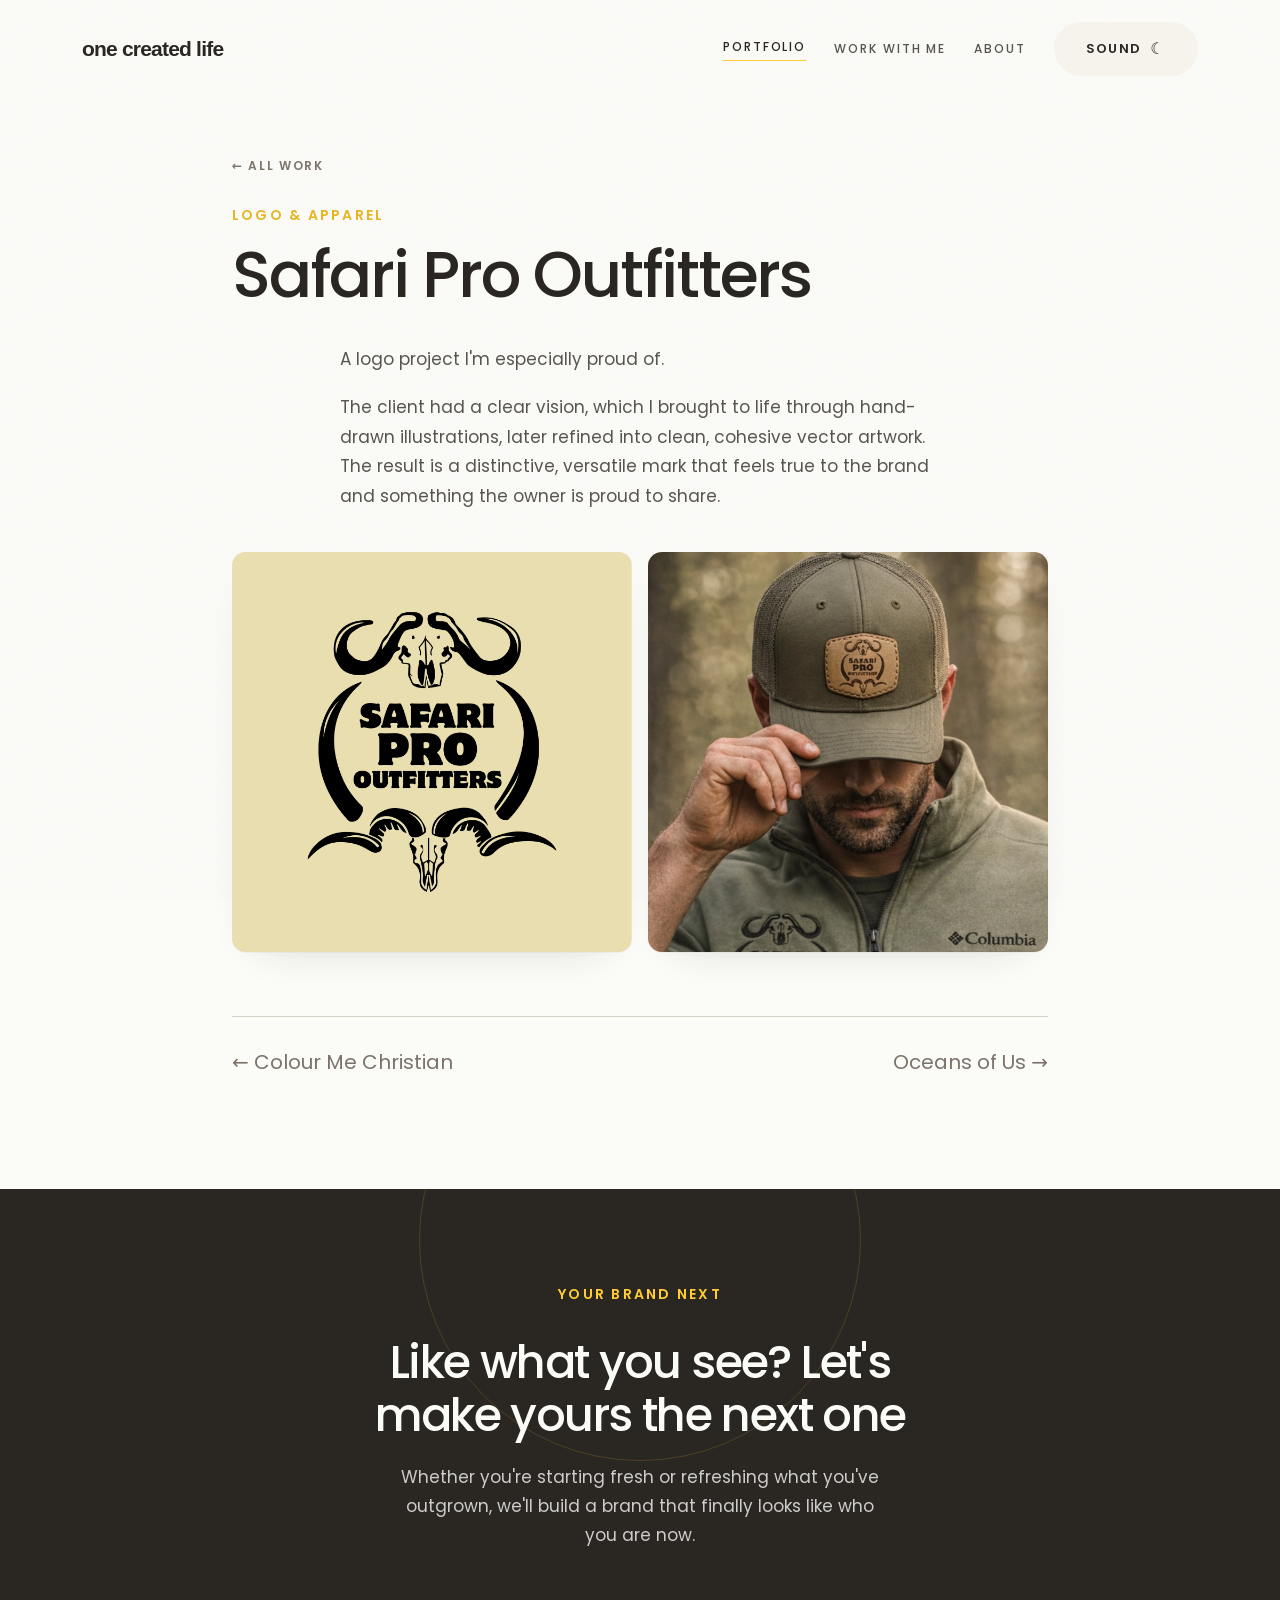
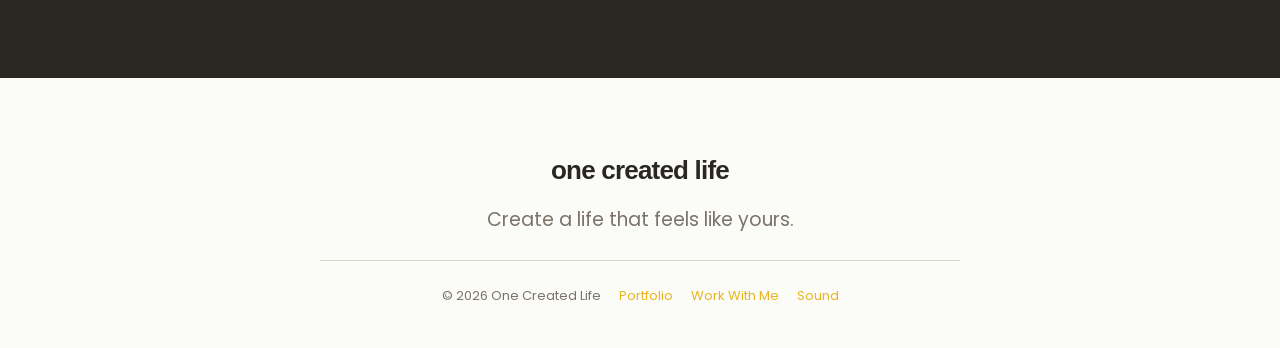
<file: work/safari-pro.html>
<!doctype html><html lang="en"><head>
<meta charset="utf-8"><meta name="viewport" content="width=device-width, initial-scale=1">
<title>Safari Pro Outfitters — One Created Life</title>
<meta name="description" content="Safari Pro Outfitters — Logo &amp; Apparel by Ravenne Villanueva, One Created Life.">
<link rel="preconnect" href="https://fonts.googleapis.com"><link rel="preconnect" href="https://fonts.gstatic.com" crossorigin>
<style>
:root{--bg:#fbfbf8;--bg-warm:#f6f3ec;--oatmeal:#e7e3da;--oatmeal-soft:#efece5;--ink:#2a2622;--ink-soft:rgba(42,38,34,.78);--ink-muted:#7c736a;--rule:#d8d3c9;--gold:#ffcc33;--gold-deep:#e6b520;--shadow-sm:0 1px 0 rgba(42,38,34,.04),0 18px 40px -28px rgba(42,38,34,.22);--shadow-lg:0 2px 0 rgba(42,38,34,.03),0 50px 90px -50px rgba(42,38,34,.40)}
*{box-sizing:border-box}html{scroll-behavior:smooth}
body{margin:0;background:var(--bg);color:var(--ink);font-family:'Quicksand',system-ui,sans-serif;line-height:1.7;font-size:17px;-webkit-font-smoothing:antialiased;overflow-x:hidden}
a{color:inherit}img{max-width:100%;display:block}
body::before{content:"";position:fixed;inset:0;z-index:1;pointer-events:none;opacity:.035;background-image:url("data:image/svg+xml,%3Csvg xmlns='http://www.w3.org/2000/svg' width='180' height='180'%3E%3Cfilter id='n'%3E%3CfeTurbulence type='fractalNoise' baseFrequency='0.9' numOctaves='3'/%3E%3C/filter%3E%3Crect width='100%25' height='100%25' filter='url(%23n)'/%3E%3C/svg%3E")}
.eyebrow{font-family:'Quicksand',sans-serif;font-weight:600;font-size:13px;letter-spacing:.2em;text-transform:uppercase;color:var(--gold-deep);margin:0 0 14px}
h1{font-family:'Cormorant Garamond',serif;font-weight:500;letter-spacing:-.01em;color:var(--ink);font-size:clamp(38px,6vw,70px);line-height:1.03;margin:0}
.btn{display:inline-flex;align-items:center;gap:9px;background:var(--gold);color:var(--ink);border:none;border-radius:999px;padding:16px 32px;font-family:'Quicksand',sans-serif;font-weight:600;font-size:13px;letter-spacing:.1em;text-transform:uppercase;text-decoration:none;cursor:pointer;transition:transform .3s,box-shadow .3s,background .3s}
.btn:hover{background:var(--gold-deep);transform:translateY(-2px);box-shadow:0 16px 30px -12px rgba(230,181,32,.65)}
.btn .arrow{transition:transform .3s}.btn:hover .arrow{transform:translateX(4px)}
.btn-light{background:var(--bg);color:var(--ink)}.btn-light:hover{background:#fff}
header.nav{position:fixed;top:0;left:0;right:0;z-index:50;transition:background .4s,box-shadow .4s,padding .4s;padding:22px 0}
header.nav.scrolled{background:rgba(251,251,248,.82);backdrop-filter:blur(14px) saturate(1.1);box-shadow:0 1px 0 rgba(42,38,34,.06);padding:14px 0}
.nav-inner{max-width:1180px;margin:0 auto;padding:0 32px;display:flex;align-items:center;justify-content:space-between;gap:24px;position:relative;z-index:2}
.brand{font-family:'Cormorant Garamond',serif;font-size:23px;font-weight:500;text-decoration:none;color:var(--ink);display:flex;align-items:center;gap:10px}
.brand .dot{width:7px;height:7px;border-radius:50%;background:var(--gold)}
.nav-links{display:flex;align-items:center;gap:28px}
.nav-links a:not(.btn){font-size:12px;letter-spacing:.16em;text-transform:uppercase;font-weight:500;color:var(--ink-soft);text-decoration:none;transition:color .25s}
.nav-links a:not(.btn):hover,.nav-links a.active{color:var(--ink)}
.nav-links a.active{border-bottom:1.5px solid var(--gold);padding-bottom:3px}
.nav-toggle{display:none}
.cs{max-width:880px;margin:0 auto;padding:150px 32px 30px;position:relative;z-index:2}
.cs-back{font-size:12px;letter-spacing:.14em;text-transform:uppercase;font-weight:600;color:var(--ink-muted);text-decoration:none;display:inline-block;margin-bottom:30px;transition:color .2s}
.cs-back:hover{color:var(--ink)}
.cs-web{display:inline-block;margin-top:14px;font-size:12px;letter-spacing:.08em;text-transform:uppercase;font-weight:600;color:var(--ink);border-bottom:1px solid var(--gold);text-decoration:none;padding-bottom:2px}
.cs-web:hover{border-color:var(--ink)}
.cs-story{max-width:600px;margin:36px auto 6px}
.cs-story p{color:var(--ink-soft);font-size:17px;line-height:1.75;margin:0 0 18px}
.cs-gallery{display:grid;grid-template-columns:1fr 1fr;gap:16px;grid-auto-flow:dense;margin-top:40px}
.cs-fig{border-radius:14px;overflow:hidden;box-shadow:var(--shadow-sm);background:var(--oatmeal-soft);margin:0;aspect-ratio:1/1}
.cs-fig img,.cs-fig video{width:100%;height:100%;object-fit:cover;display:block}
.cs-fig.wide{grid-column:1 / -1;aspect-ratio:auto;background:var(--bg)}
.cs-fig.wide img{height:auto;object-fit:contain}
.cs-next{display:flex;justify-content:space-between;gap:16px;margin:64px 0 0;padding-top:28px;border-top:1px solid var(--rule)}
.cs-next a{font-family:'Cormorant Garamond',serif;font-style:italic;font-size:20px;color:var(--ink-muted);text-decoration:none;transition:color .2s;max-width:46%}
.cs-next a:hover{color:var(--ink)}
.cs-next a.nx{text-align:right;margin-left:auto}
.cs-cta{background:var(--ink);color:var(--bg);text-align:center;padding:96px 32px;margin-top:80px;position:relative;overflow:hidden}
.cs-cta::after{content:"";position:absolute;width:440px;height:440px;border-radius:50%;border:1.5px solid rgba(255,204,51,.16);top:-170px;left:50%;transform:translateX(-50%)}
.cs-cta h2{font-family:'Cormorant Garamond',serif;font-weight:500;color:var(--bg);font-size:clamp(30px,4.4vw,48px);max-width:20ch;margin:0 auto 22px;line-height:1.1;position:relative;z-index:2}
.cs-cta .eyebrow{color:var(--gold)}
.cs-cta p{color:rgba(251,251,248,.78);max-width:44ch;margin:0 auto 32px;position:relative;z-index:2}
.cs-cta .wrap2{position:relative;z-index:2}
footer{background:var(--bg);padding:70px 0 40px;text-align:center;position:relative;z-index:2}
footer .brand{justify-content:center;font-size:26px;margin-bottom:12px}
footer .tag{font-family:'Cormorant Garamond',serif;font-style:italic;font-size:19px;color:var(--ink-muted);margin-bottom:24px}
.foot-bottom{padding-top:24px;border-top:1px solid var(--rule);max-width:640px;margin:0 auto;font-size:13px;color:var(--ink-muted);display:flex;justify-content:center;gap:18px;flex-wrap:wrap}
.foot-bottom a{color:var(--gold-deep);text-decoration:none}
.reveal{opacity:0;transform:translateY(24px);transition:opacity .7s cubic-bezier(.2,.7,.2,1),transform .7s cubic-bezier(.2,.7,.2,1)}
.reveal.in{opacity:1;transform:none}
@media (prefers-reduced-motion:reduce){.reveal{opacity:1;transform:none;transition:none}}
@media (max-width:680px){.cs{padding:120px 22px 20px}.nav-links a:not(.btn){display:none}.cs-gallery{gap:11px}}
</style><link rel="stylesheet" href="../assets/site-system.css?v=20261104-3"></head><body>
<header class="nav" id="nav"><div class="nav-inner">
<a href="../index.html" class="brand">one created life</a>
<nav class="nav-links">
<a href="../portfolio.html" class="active">Portfolio</a>
<a href="../index.html#work">Work With Me</a>
<a href="../index.html#about">About</a>
<a href="../sound.html" class="btn btn-sound">Sound <span class="sound-moon" aria-hidden="true">☾</span></a>
</nav></div></header>
<main class="cs">
<a class="cs-back" href="../portfolio.html">← All work</a>
<p class="eyebrow reveal">Logo &amp; Apparel</p>
<h1 class="reveal">Safari Pro Outfitters</h1>

<div class="cs-story reveal"><p>A logo project I&#x27;m especially proud of.</p><p>The client had a clear vision, which I brought to life through hand-drawn illustrations, later refined into clean, cohesive vector artwork. The result is a distinctive, versatile mark that feels true to the brand and something the owner is proud to share.</p></div>
<div class="cs-gallery">
<figure class="cs-fig reveal"><img src="../assets/work/safari-pro/01.png" alt="Safari Pro Outfitters — 1" loading="lazy"></figure>
<figure class="cs-fig reveal"><img src="../assets/work/safari-pro/02.png" alt="Safari Pro Outfitters — 2" loading="lazy"></figure>
</div>
<div class="cs-next">
<a href="colour-me-christian.html">← Colour Me Christian</a>
<a class="nx" href="oceans-of-us.html">Oceans of Us →</a>
</div>
</main>
<section class="cs-cta"><div class="wrap2">
<p class="eyebrow">Your brand next</p>
<h2>Like what you see? Let's make yours the next one</h2>
<p>Whether you're starting fresh or refreshing what you've outgrown, we'll build a brand that finally looks like who you are now.</p>
</div></section>
<footer><div style="max-width:1180px;margin:0 auto;padding:0 32px">
<a href="../index.html" class="brand">one created life</a>
<div class="tag">Create a life that feels like yours.</div>
<div class="foot-bottom"><span>© 2026 One Created Life</span><a href="../portfolio.html">Portfolio</a><a href="../index.html#work">Work With Me</a><a href="../sound.html">Sound</a></div>
</div></footer>
<script>
const nav=document.getElementById('nav');const os=()=>nav.classList.toggle('scrolled',scrollY>24);os();addEventListener('scroll',os,{passive:true});
const io=new IntersectionObserver((es)=>{es.forEach(e=>{if(e.isIntersecting){e.target.classList.add('in');io.unobserve(e.target)}})},{threshold:.1,rootMargin:'0px 0px -40px 0px'});
document.querySelectorAll('.reveal').forEach(el=>io.observe(el));
</script>
</body></html>
</file>
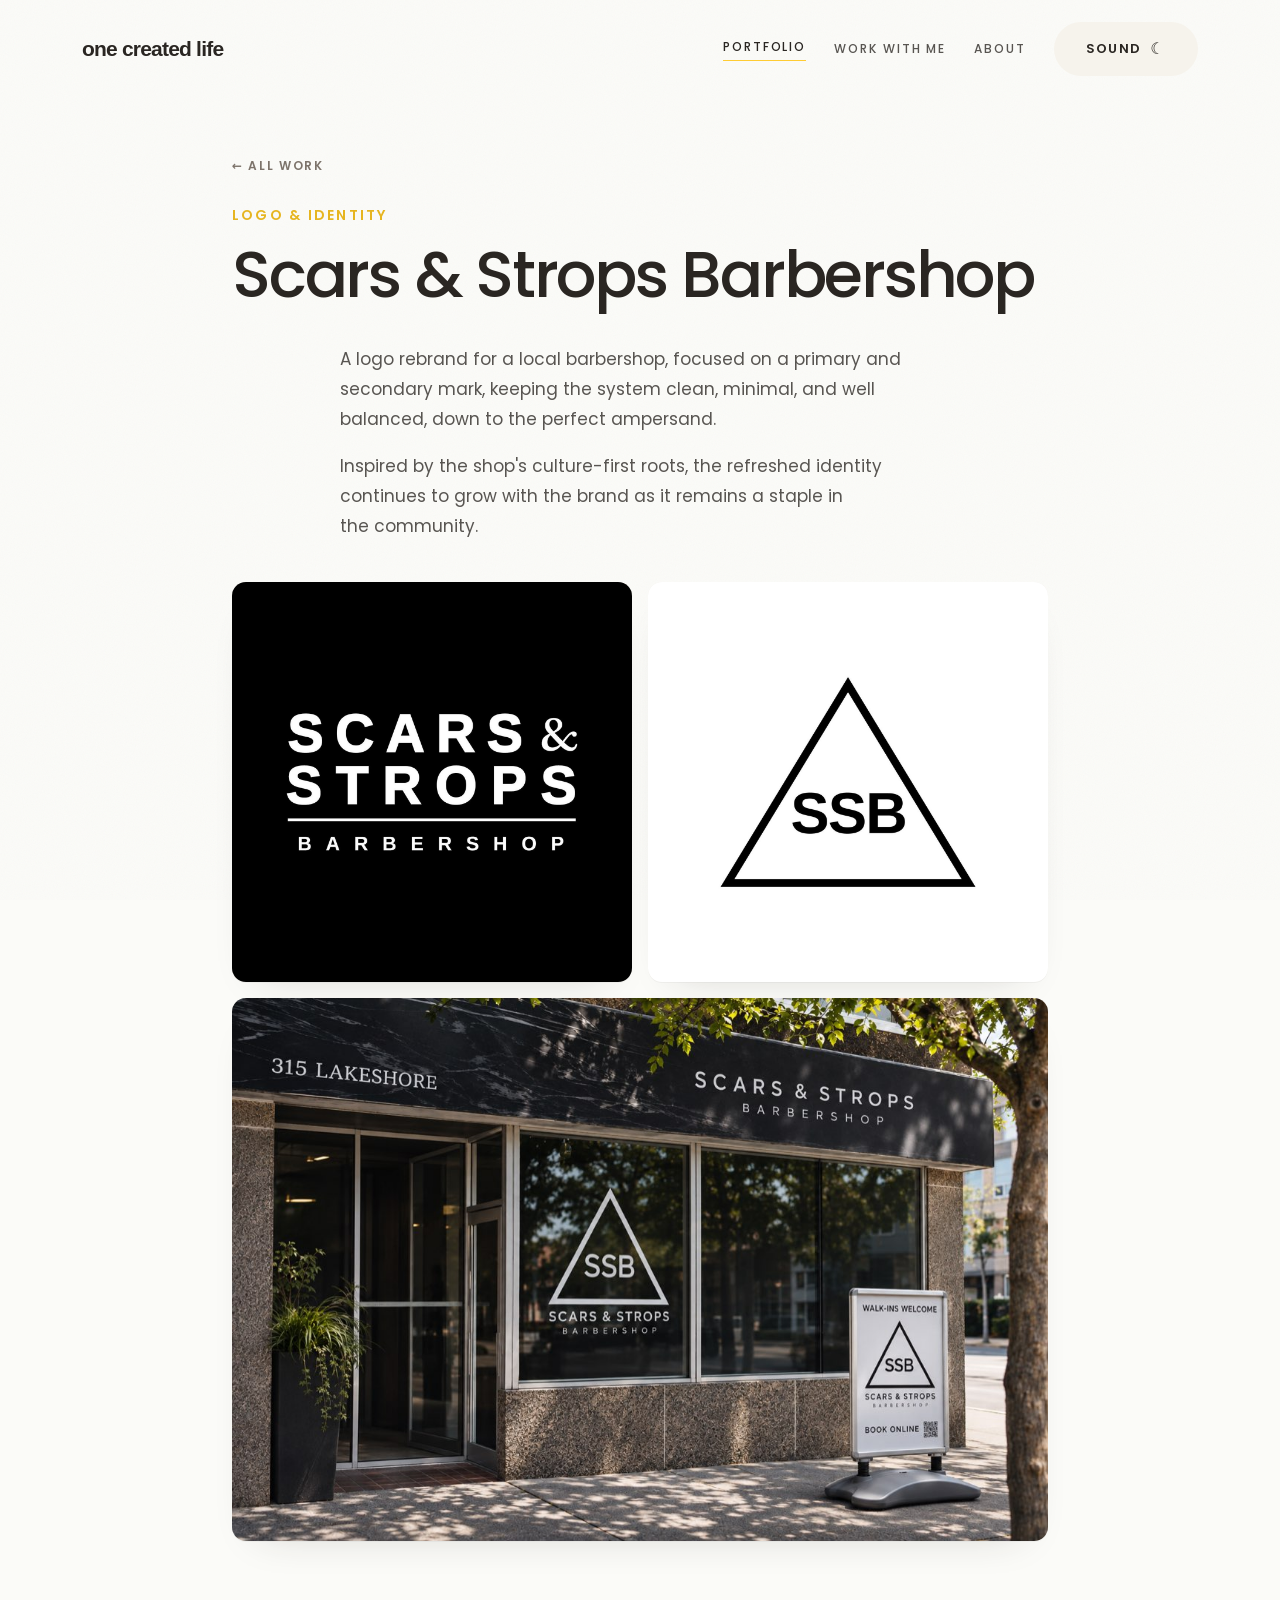
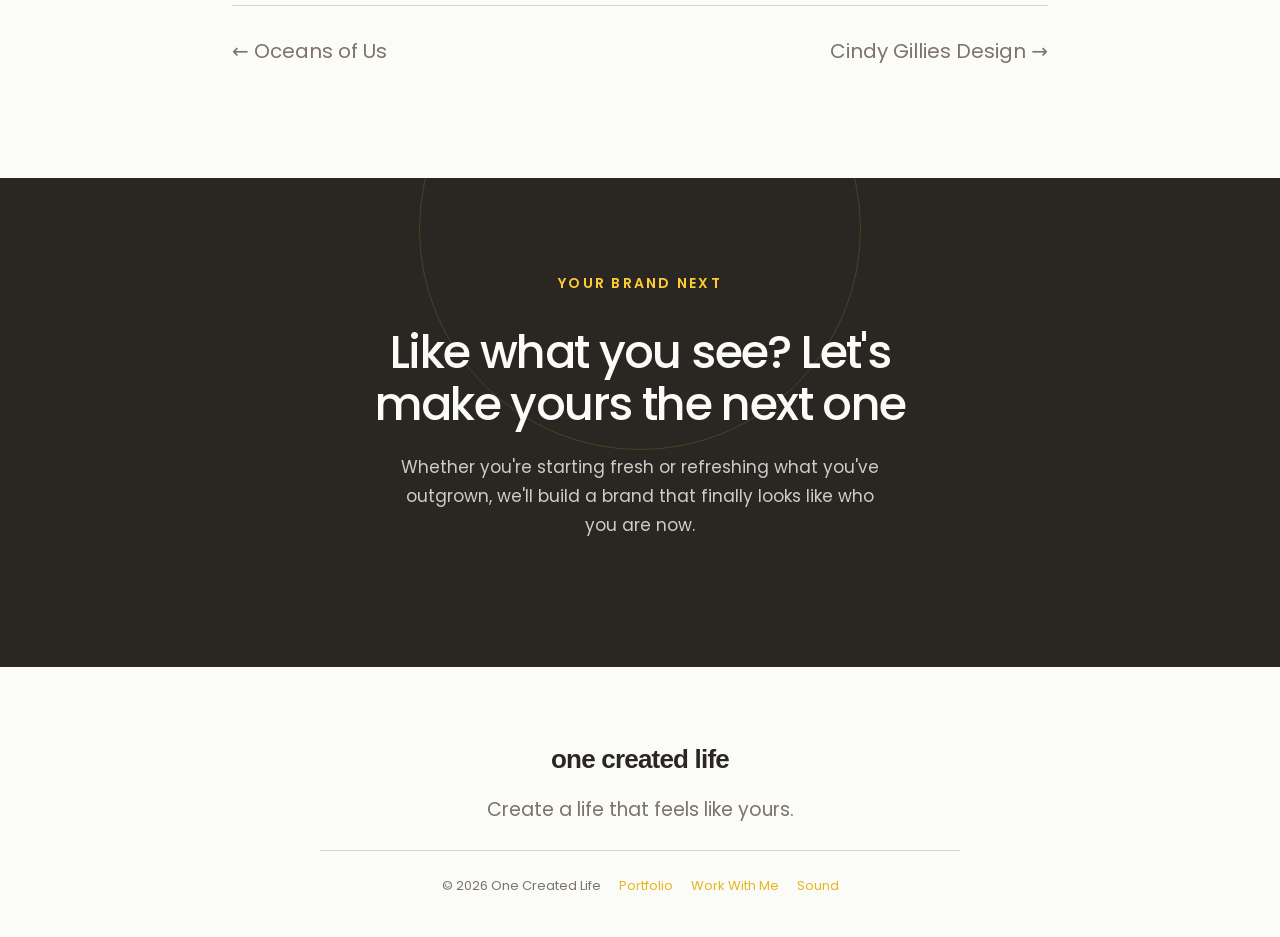
<file: work/scars-strops.html>
<!doctype html><html lang="en"><head>
<meta charset="utf-8"><meta name="viewport" content="width=device-width, initial-scale=1">
<title>Scars &amp; Strops Barbershop — One Created Life</title>
<meta name="description" content="Scars &amp; Strops Barbershop — Logo &amp; Identity by Ravenne Villanueva, One Created Life.">
<link rel="preconnect" href="https://fonts.googleapis.com"><link rel="preconnect" href="https://fonts.gstatic.com" crossorigin>
<style>
:root{--bg:#fbfbf8;--bg-warm:#f6f3ec;--oatmeal:#e7e3da;--oatmeal-soft:#efece5;--ink:#2a2622;--ink-soft:rgba(42,38,34,.78);--ink-muted:#7c736a;--rule:#d8d3c9;--gold:#ffcc33;--gold-deep:#e6b520;--shadow-sm:0 1px 0 rgba(42,38,34,.04),0 18px 40px -28px rgba(42,38,34,.22);--shadow-lg:0 2px 0 rgba(42,38,34,.03),0 50px 90px -50px rgba(42,38,34,.40)}
*{box-sizing:border-box}html{scroll-behavior:smooth}
body{margin:0;background:var(--bg);color:var(--ink);font-family:'Quicksand',system-ui,sans-serif;line-height:1.7;font-size:17px;-webkit-font-smoothing:antialiased;overflow-x:hidden}
a{color:inherit}img{max-width:100%;display:block}
body::before{content:"";position:fixed;inset:0;z-index:1;pointer-events:none;opacity:.035;background-image:url("data:image/svg+xml,%3Csvg xmlns='http://www.w3.org/2000/svg' width='180' height='180'%3E%3Cfilter id='n'%3E%3CfeTurbulence type='fractalNoise' baseFrequency='0.9' numOctaves='3'/%3E%3C/filter%3E%3Crect width='100%25' height='100%25' filter='url(%23n)'/%3E%3C/svg%3E")}
.eyebrow{font-family:'Quicksand',sans-serif;font-weight:600;font-size:13px;letter-spacing:.2em;text-transform:uppercase;color:var(--gold-deep);margin:0 0 14px}
h1{font-family:'Cormorant Garamond',serif;font-weight:500;letter-spacing:-.01em;color:var(--ink);font-size:clamp(38px,6vw,70px);line-height:1.03;margin:0}
.btn{display:inline-flex;align-items:center;gap:9px;background:var(--gold);color:var(--ink);border:none;border-radius:999px;padding:16px 32px;font-family:'Quicksand',sans-serif;font-weight:600;font-size:13px;letter-spacing:.1em;text-transform:uppercase;text-decoration:none;cursor:pointer;transition:transform .3s,box-shadow .3s,background .3s}
.btn:hover{background:var(--gold-deep);transform:translateY(-2px);box-shadow:0 16px 30px -12px rgba(230,181,32,.65)}
.btn .arrow{transition:transform .3s}.btn:hover .arrow{transform:translateX(4px)}
.btn-light{background:var(--bg);color:var(--ink)}.btn-light:hover{background:#fff}
header.nav{position:fixed;top:0;left:0;right:0;z-index:50;transition:background .4s,box-shadow .4s,padding .4s;padding:22px 0}
header.nav.scrolled{background:rgba(251,251,248,.82);backdrop-filter:blur(14px) saturate(1.1);box-shadow:0 1px 0 rgba(42,38,34,.06);padding:14px 0}
.nav-inner{max-width:1180px;margin:0 auto;padding:0 32px;display:flex;align-items:center;justify-content:space-between;gap:24px;position:relative;z-index:2}
.brand{font-family:'Cormorant Garamond',serif;font-size:23px;font-weight:500;text-decoration:none;color:var(--ink);display:flex;align-items:center;gap:10px}
.brand .dot{width:7px;height:7px;border-radius:50%;background:var(--gold)}
.nav-links{display:flex;align-items:center;gap:28px}
.nav-links a:not(.btn){font-size:12px;letter-spacing:.16em;text-transform:uppercase;font-weight:500;color:var(--ink-soft);text-decoration:none;transition:color .25s}
.nav-links a:not(.btn):hover,.nav-links a.active{color:var(--ink)}
.nav-links a.active{border-bottom:1.5px solid var(--gold);padding-bottom:3px}
.nav-toggle{display:none}
.cs{max-width:880px;margin:0 auto;padding:150px 32px 30px;position:relative;z-index:2}
.cs-back{font-size:12px;letter-spacing:.14em;text-transform:uppercase;font-weight:600;color:var(--ink-muted);text-decoration:none;display:inline-block;margin-bottom:30px;transition:color .2s}
.cs-back:hover{color:var(--ink)}
.cs-web{display:inline-block;margin-top:14px;font-size:12px;letter-spacing:.08em;text-transform:uppercase;font-weight:600;color:var(--ink);border-bottom:1px solid var(--gold);text-decoration:none;padding-bottom:2px}
.cs-web:hover{border-color:var(--ink)}
.cs-story{max-width:600px;margin:36px auto 6px}
.cs-story p{color:var(--ink-soft);font-size:17px;line-height:1.75;margin:0 0 18px}
.cs-gallery{display:grid;grid-template-columns:1fr 1fr;gap:16px;grid-auto-flow:dense;margin-top:40px}
.cs-fig{border-radius:14px;overflow:hidden;box-shadow:var(--shadow-sm);background:var(--oatmeal-soft);margin:0;aspect-ratio:1/1}
.cs-fig img,.cs-fig video{width:100%;height:100%;object-fit:cover;display:block}
.cs-fig.wide{grid-column:1 / -1;aspect-ratio:auto;background:var(--bg)}
.cs-fig.wide img{height:auto;object-fit:contain}
.cs-next{display:flex;justify-content:space-between;gap:16px;margin:64px 0 0;padding-top:28px;border-top:1px solid var(--rule)}
.cs-next a{font-family:'Cormorant Garamond',serif;font-style:italic;font-size:20px;color:var(--ink-muted);text-decoration:none;transition:color .2s;max-width:46%}
.cs-next a:hover{color:var(--ink)}
.cs-next a.nx{text-align:right;margin-left:auto}
.cs-cta{background:var(--ink);color:var(--bg);text-align:center;padding:96px 32px;margin-top:80px;position:relative;overflow:hidden}
.cs-cta::after{content:"";position:absolute;width:440px;height:440px;border-radius:50%;border:1.5px solid rgba(255,204,51,.16);top:-170px;left:50%;transform:translateX(-50%)}
.cs-cta h2{font-family:'Cormorant Garamond',serif;font-weight:500;color:var(--bg);font-size:clamp(30px,4.4vw,48px);max-width:20ch;margin:0 auto 22px;line-height:1.1;position:relative;z-index:2}
.cs-cta .eyebrow{color:var(--gold)}
.cs-cta p{color:rgba(251,251,248,.78);max-width:44ch;margin:0 auto 32px;position:relative;z-index:2}
.cs-cta .wrap2{position:relative;z-index:2}
footer{background:var(--bg);padding:70px 0 40px;text-align:center;position:relative;z-index:2}
footer .brand{justify-content:center;font-size:26px;margin-bottom:12px}
footer .tag{font-family:'Cormorant Garamond',serif;font-style:italic;font-size:19px;color:var(--ink-muted);margin-bottom:24px}
.foot-bottom{padding-top:24px;border-top:1px solid var(--rule);max-width:640px;margin:0 auto;font-size:13px;color:var(--ink-muted);display:flex;justify-content:center;gap:18px;flex-wrap:wrap}
.foot-bottom a{color:var(--gold-deep);text-decoration:none}
.reveal{opacity:0;transform:translateY(24px);transition:opacity .7s cubic-bezier(.2,.7,.2,1),transform .7s cubic-bezier(.2,.7,.2,1)}
.reveal.in{opacity:1;transform:none}
@media (prefers-reduced-motion:reduce){.reveal{opacity:1;transform:none;transition:none}}
@media (max-width:680px){.cs{padding:120px 22px 20px}.nav-links a:not(.btn){display:none}.cs-gallery{gap:11px}}
</style><link rel="stylesheet" href="../assets/site-system.css?v=20261104-3"></head><body>
<header class="nav" id="nav"><div class="nav-inner">
<a href="../index.html" class="brand">one created life</a>
<nav class="nav-links">
<a href="../portfolio.html" class="active">Portfolio</a>
<a href="../index.html#work">Work With Me</a>
<a href="../index.html#about">About</a>
<a href="../sound.html" class="btn btn-sound">Sound <span class="sound-moon" aria-hidden="true">☾</span></a>
</nav></div></header>
<main class="cs">
<a class="cs-back" href="../portfolio.html">← All work</a>
<p class="eyebrow reveal">Logo &amp; Identity</p>
<h1 class="reveal">Scars &amp; Strops Barbershop</h1>

<div class="cs-story reveal"><p>A logo rebrand for a local barbershop, focused on a primary and secondary mark, keeping the system clean, minimal, and well balanced, down to the perfect ampersand.</p><p>Inspired by the shop&#x27;s culture-first roots, the refreshed identity continues to grow with the brand as it remains a staple in the community.</p></div>
<div class="cs-gallery">
<figure class="cs-fig reveal"><img src="../assets/work/scars-strops/01.jpg" alt="Scars &amp; Strops Barbershop — 1" loading="lazy"></figure>
<figure class="cs-fig reveal"><img src="../assets/work/scars-strops/02.jpg" alt="Scars &amp; Strops Barbershop — 2" loading="lazy"></figure>
<figure class="cs-fig wide reveal" id="storefront"><img src="../assets/work/scars-strops/03-storefront.jpg" alt="Scars &amp; Strops Barbershop storefront showing the identity in use" loading="lazy"></figure>
</div>
<div class="cs-next">
<a href="oceans-of-us.html">← Oceans of Us</a>
<a class="nx" href="cindy-gillies.html">Cindy Gillies Design →</a>
</div>
</main>
<section class="cs-cta"><div class="wrap2">
<p class="eyebrow">Your brand next</p>
<h2>Like what you see? Let's make yours the next one</h2>
<p>Whether you're starting fresh or refreshing what you've outgrown, we'll build a brand that finally looks like who you are now.</p>
</div></section>
<footer><div style="max-width:1180px;margin:0 auto;padding:0 32px">
<a href="../index.html" class="brand">one created life</a>
<div class="tag">Create a life that feels like yours.</div>
<div class="foot-bottom"><span>© 2026 One Created Life</span><a href="../portfolio.html">Portfolio</a><a href="../index.html#work">Work With Me</a><a href="../sound.html">Sound</a></div>
</div></footer>
<script>
const nav=document.getElementById('nav');const os=()=>nav.classList.toggle('scrolled',scrollY>24);os();addEventListener('scroll',os,{passive:true});
const io=new IntersectionObserver((es)=>{es.forEach(e=>{if(e.isIntersecting){e.target.classList.add('in');io.unobserve(e.target)}})},{threshold:.1,rootMargin:'0px 0px -40px 0px'});
document.querySelectorAll('.reveal').forEach(el=>io.observe(el));
</script>
</body></html>
</file>
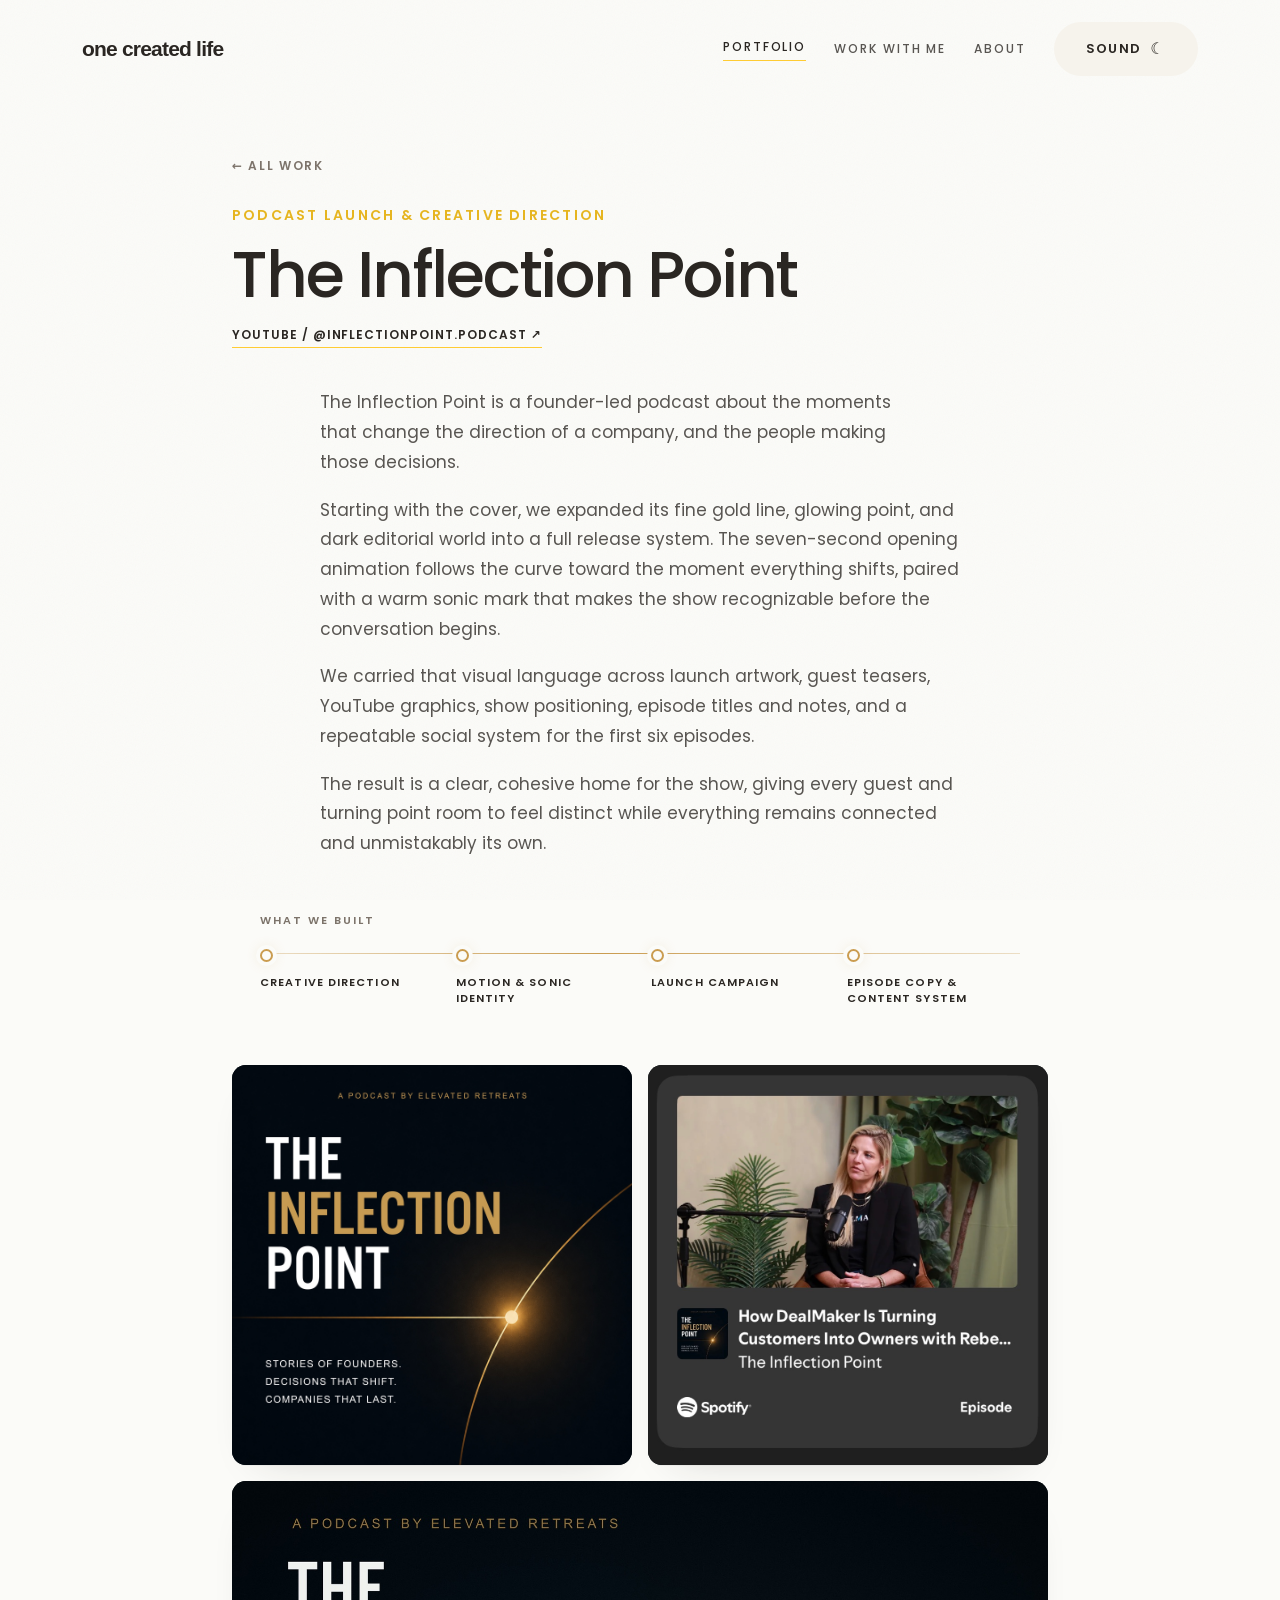
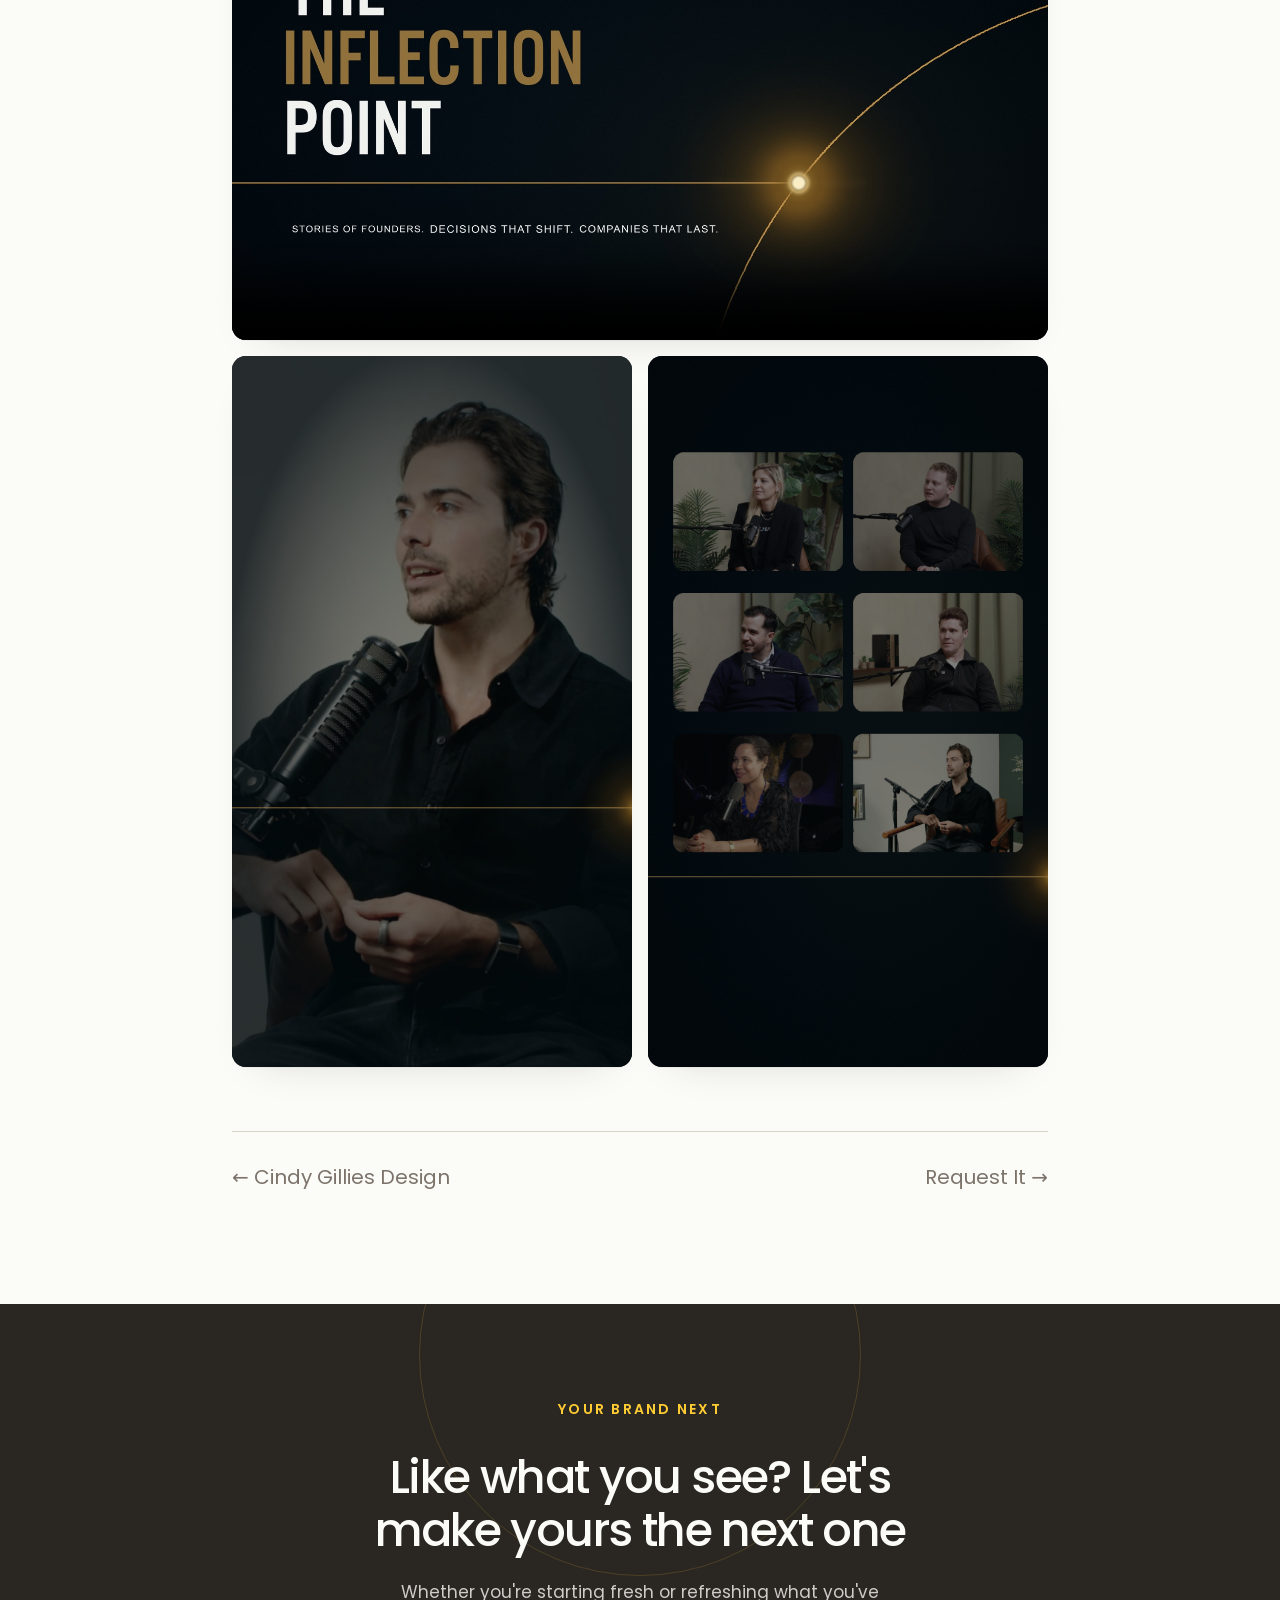
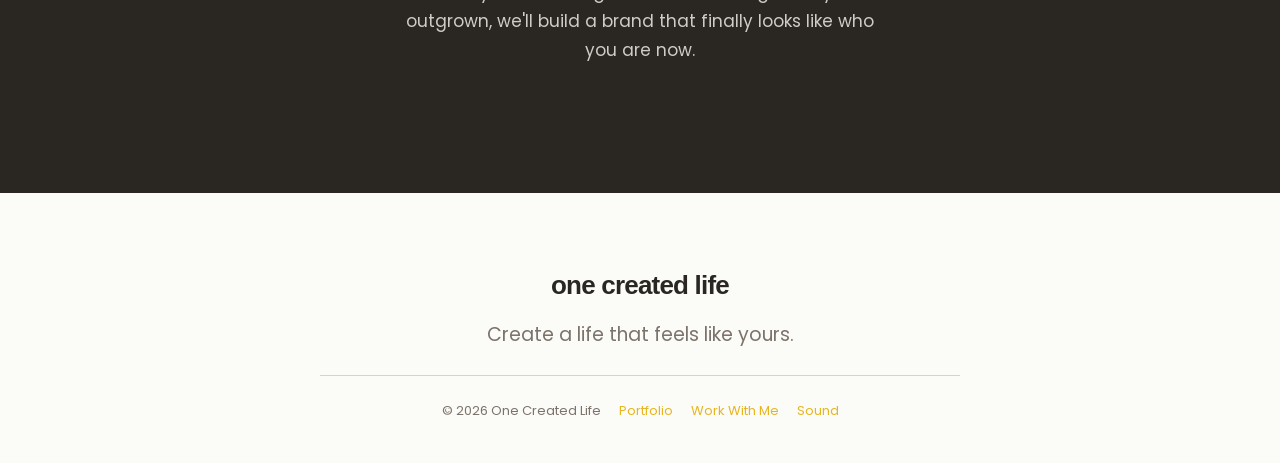
<file: work/the-inflection-point.html>
<!doctype html><html lang="en"><head>
<meta charset="utf-8"><meta name="viewport" content="width=device-width, initial-scale=1">
<title>The Inflection Point — One Created Life</title>
<meta name="description" content="The Inflection Point — podcast launch, motion identity, creative direction, and content system by Ravenne Villanueva, One Created Life.">
<link rel="preconnect" href="https://fonts.googleapis.com"><link rel="preconnect" href="https://fonts.gstatic.com" crossorigin>
<style>
:root{--bg:#fbfbf8;--bg-warm:#f6f3ec;--oatmeal:#e7e3da;--oatmeal-soft:#efece5;--ink:#2a2622;--ink-soft:rgba(42,38,34,.78);--ink-muted:#7c736a;--rule:#d8d3c9;--gold:#ffcc33;--gold-deep:#e6b520;--shadow-sm:0 1px 0 rgba(42,38,34,.04),0 18px 40px -28px rgba(42,38,34,.22);--shadow-lg:0 2px 0 rgba(42,38,34,.03),0 50px 90px -50px rgba(42,38,34,.40)}
*{box-sizing:border-box}html{scroll-behavior:smooth}
body{margin:0;background:var(--bg);color:var(--ink);font-family:'Quicksand',system-ui,sans-serif;line-height:1.7;font-size:17px;-webkit-font-smoothing:antialiased;overflow-x:hidden}
a{color:inherit}img{max-width:100%;display:block}
body::before{content:"";position:fixed;inset:0;z-index:1;pointer-events:none;opacity:.035;background-image:url("data:image/svg+xml,%3Csvg xmlns='http://www.w3.org/2000/svg' width='180' height='180'%3E%3Cfilter id='n'%3E%3CfeTurbulence type='fractalNoise' baseFrequency='0.9' numOctaves='3'/%3E%3C/filter%3E%3Crect width='100%25' height='100%25' filter='url(%23n)'/%3E%3C/svg%3E")}
.eyebrow{font-family:'Quicksand',sans-serif;font-weight:600;font-size:13px;letter-spacing:.2em;text-transform:uppercase;color:var(--gold-deep);margin:0 0 14px}
h1{font-family:'Cormorant Garamond',serif;font-weight:500;letter-spacing:-.01em;color:var(--ink);font-size:clamp(38px,6vw,70px);line-height:1.03;margin:0;max-width:none;text-wrap:balance}
.btn{display:inline-flex;align-items:center;gap:9px;background:var(--gold);color:var(--ink);border:none;border-radius:999px;padding:16px 32px;font-family:'Quicksand',sans-serif;font-weight:600;font-size:13px;letter-spacing:.1em;text-transform:uppercase;text-decoration:none;cursor:pointer;transition:transform .3s,box-shadow .3s,background .3s}
.btn:hover{background:var(--gold-deep);transform:translateY(-2px);box-shadow:0 16px 30px -12px rgba(230,181,32,.65)}
header.nav{position:fixed;top:0;left:0;right:0;z-index:50;transition:background .4s,box-shadow .4s,padding .4s;padding:22px 0}
header.nav.scrolled{background:rgba(251,251,248,.82);backdrop-filter:blur(14px) saturate(1.1);box-shadow:0 1px 0 rgba(42,38,34,.06);padding:14px 0}
.nav-inner{max-width:1180px;margin:0 auto;padding:0 32px;display:flex;align-items:center;justify-content:space-between;gap:24px;position:relative;z-index:2}
.brand{font-family:'Cormorant Garamond',serif;font-size:23px;font-weight:500;text-decoration:none;color:var(--ink);display:flex;align-items:center;gap:10px}
.nav-links{display:flex;align-items:center;gap:28px}
.nav-links a:not(.btn){font-size:12px;letter-spacing:.16em;text-transform:uppercase;font-weight:500;color:var(--ink-soft);text-decoration:none;transition:color .25s}
.nav-links a:not(.btn):hover,.nav-links a.active{color:var(--ink)}
.nav-links a.active{border-bottom:1.5px solid var(--gold);padding-bottom:3px}
.cs{max-width:880px;margin:0 auto;padding:150px 32px 30px;position:relative;z-index:2}
.cs-back{font-size:12px;letter-spacing:.14em;text-transform:uppercase;font-weight:600;color:var(--ink-muted);text-decoration:none;display:inline-block;margin-bottom:30px;transition:color .2s}
.cs-back:hover{color:var(--ink)}
.cs-web{display:inline-block;margin-top:16px;font-size:12px;letter-spacing:.08em;text-transform:uppercase;font-weight:600;color:var(--ink);border-bottom:1px solid var(--gold);text-decoration:none;padding-bottom:2px}
.cs-web:hover{border-color:var(--ink)}
.cs-story{max-width:640px;margin:40px auto 6px}
.cs-story p{color:var(--ink-soft);font-size:17px;line-height:1.75;margin:0 0 18px;text-wrap:pretty}
.scope-kicker{max-width:760px;margin:52px auto 0;font-size:11px;font-weight:600;letter-spacing:.18em;text-transform:uppercase;color:var(--ink-muted)}
.cs-scope{max-width:760px;margin:16px auto 58px;display:grid;grid-template-columns:repeat(4,1fr);gap:22px;position:relative;padding-top:28px}
.cs-scope::before{content:"";position:absolute;top:7px;left:0;right:0;height:1px;background:linear-gradient(90deg,rgba(202,156,80,.3),#ca9c50 45%,rgba(202,156,80,.3))}
.cs-scope span{position:relative;font-size:11px;font-weight:600;line-height:1.5;letter-spacing:.1em;text-transform:uppercase;color:var(--ink)}
.cs-scope span::before{content:"";position:absolute;top:-25px;left:0;width:9px;height:9px;border-radius:50%;background:var(--bg);border:2px solid #ca9c50;box-shadow:0 0 0 4px var(--bg),0 0 14px rgba(202,156,80,.32)}
.cs-gallery{display:grid;grid-template-columns:1fr 1fr;gap:16px;grid-auto-flow:dense;margin-top:48px}
.cs-fig{border-radius:14px;overflow:hidden;box-shadow:var(--shadow-sm);background:#050e15;margin:0;aspect-ratio:1/1}
.cs-fig img,.cs-fig video{width:100%;height:100%;object-fit:cover;display:block}
.cs-fig.wide{grid-column:1 / -1;aspect-ratio:16/9}
.cs-fig.wide img,.cs-fig.wide video{height:100%;object-fit:cover}
.cs-fig.portrait{aspect-ratio:9/16}
.cs-fig.launch{aspect-ratio:4/5}
.cs-fig figcaption{position:absolute;width:1px;height:1px;padding:0;margin:-1px;overflow:hidden;clip:rect(0,0,0,0);white-space:nowrap;border:0}
.cs-next{display:flex;justify-content:space-between;gap:16px;margin:64px 0 0;padding-top:28px;border-top:1px solid var(--rule)}
.cs-next a{font-family:'Cormorant Garamond',serif;font-style:italic;font-size:20px;color:var(--ink-muted);text-decoration:none;transition:color .2s;max-width:46%}
.cs-next a:hover{color:var(--ink)}
.cs-next a.nx{text-align:right;margin-left:auto}
.cs-cta{background:var(--ink);color:var(--bg);text-align:center;padding:96px 32px;margin-top:80px;position:relative;overflow:hidden}
.cs-cta::after{content:"";position:absolute;width:440px;height:440px;border-radius:50%;border:1.5px solid rgba(255,204,51,.16);top:-170px;left:50%;transform:translateX(-50%)}
.cs-cta h2{font-family:'Cormorant Garamond',serif;font-weight:500;color:var(--bg);font-size:clamp(30px,4.4vw,48px);max-width:20ch;margin:0 auto 22px;line-height:1.1;position:relative;z-index:2;text-wrap:balance}
.cs-cta .eyebrow{color:var(--gold)}
.cs-cta p{color:rgba(251,251,248,.78);max-width:44ch;margin:0 auto 32px;position:relative;z-index:2;text-wrap:pretty}
.cs-cta .wrap2{position:relative;z-index:2}
footer{background:var(--bg);padding:70px 0 40px;text-align:center;position:relative;z-index:2}
footer .brand{justify-content:center;font-size:26px;margin-bottom:12px}
footer .tag{font-family:'Cormorant Garamond',serif;font-style:italic;font-size:19px;color:var(--ink-muted);margin-bottom:24px}
.foot-bottom{padding-top:24px;border-top:1px solid var(--rule);max-width:640px;margin:0 auto;font-size:13px;color:var(--ink-muted);display:flex;justify-content:center;gap:18px;flex-wrap:wrap}
.foot-bottom a{color:var(--gold-deep);text-decoration:none}
.reveal{opacity:0;transform:translateY(24px);transition:opacity .7s cubic-bezier(.2,.7,.2,1),transform .7s cubic-bezier(.2,.7,.2,1)}
.reveal.in{opacity:1;transform:none}
@media (prefers-reduced-motion:reduce){.reveal{opacity:1;transform:none;transition:none}}
@media (max-width:680px){
.cs{padding:120px 22px 20px}.nav-links a:not(.btn){display:none}.cs-gallery{gap:11px}.cs-story p{font-size:16px}
.scope-kicker{margin-top:44px}.cs-scope{grid-template-columns:1fr;gap:22px;margin:18px 0 48px;padding:0 0 0 26px}.cs-scope::before{top:4px;bottom:4px;left:5px;right:auto;width:1px;height:auto;background:linear-gradient(180deg,rgba(202,156,80,.3),#ca9c50 50%,rgba(202,156,80,.3))}.cs-scope span::before{top:4px;left:-25px}
}
</style><link rel="stylesheet" href="../assets/site-system.css?v=20261104-3"></head><body>
<header class="nav" id="nav"><div class="nav-inner">
<a href="../index.html" class="brand">one created life</a>
<nav class="nav-links">
<a href="../portfolio.html" class="active">Portfolio</a>
<a href="../index.html#work">Work With Me</a>
<a href="../index.html#about">About</a>
<a href="../sound.html" class="btn btn-sound">Sound <span class="sound-moon" aria-hidden="true">☾</span></a>
</nav></div></header>
<main class="cs">
<a class="cs-back" href="../portfolio.html">← All work</a>
<p class="eyebrow reveal">Podcast Launch &amp; Creative Direction</p>
<h1 class="reveal">The Inflection Point</h1>
<div><a class="cs-web" href="https://www.youtube.com/@InflectionPoint.Podcast" target="_blank" rel="noopener">YouTube / @InflectionPoint.Podcast ↗</a></div>

<div class="cs-story reveal">
<p>The Inflection Point is a founder-led podcast about the moments that change the direction of a company, and the people making those decisions.</p>
<p>Starting with the cover, we expanded its fine gold line, glowing point, and dark editorial world into a full release system. The seven-second opening animation follows the curve toward the moment everything shifts, paired with a warm sonic mark that makes the show recognizable before the conversation begins.</p>
<p>We carried that visual language across launch artwork, guest teasers, YouTube graphics, show positioning, episode titles and notes, and a repeatable social system for the first six episodes.</p>
<p>The result is a clear, cohesive home for the show, giving every guest and turning point room to feel distinct while everything remains connected and unmistakably its own.</p>
</div>

<p class="scope-kicker reveal">What we built</p>
<div class="cs-scope reveal" aria-label="Project scope">
<span>Creative Direction</span>
<span>Motion &amp; Sonic Identity</span>
<span>Launch Campaign</span>
<span>Episode Copy &amp; Content System</span>
</div>

<div class="cs-gallery">
<figure class="cs-fig reveal"><img src="../assets/work/the-inflection-point/cover.jpg" alt="The Inflection Point podcast cover" loading="lazy"></figure>
<figure class="cs-fig reveal"><img src="../assets/work/the-inflection-point/spotify-episode.jpg" alt="The Inflection Point episode featured on Spotify" loading="lazy"></figure>
<figure class="cs-fig wide reveal"><video controls playsinline preload="metadata" poster="../assets/work/the-inflection-point/intro-poster-still.jpg"><source src="../assets/work/the-inflection-point/intro.mp4" type="video/mp4"></video><figcaption>Seven-second motion identity and sonic logo</figcaption></figure>
<figure class="cs-fig portrait reveal"><video autoplay loop muted playsinline preload="metadata" poster="../assets/work/the-inflection-point/guest-teaser-1-poster.jpg"><source src="../assets/work/the-inflection-point/guest-teaser-1.mp4" type="video/mp4"></video><figcaption>Guest teaser animation</figcaption></figure>
<figure class="cs-fig portrait reveal"><video autoplay loop muted playsinline preload="metadata" poster="../assets/work/the-inflection-point/guest-teaser-2-poster.jpg"><source src="../assets/work/the-inflection-point/guest-teaser-2.mp4" type="video/mp4"></video><figcaption>Guest teaser animation</figcaption></figure>
</div>
<div class="cs-next">
<a href="cindy-gillies.html">← Cindy Gillies Design</a>
<a class="nx" href="request-it.html">Request It →</a>
</div>
</main>
<section class="cs-cta"><div class="wrap2">
<p class="eyebrow">Your brand next</p>
<h2>Like what you see? Let's make yours the next one</h2>
<p>Whether you're starting fresh or refreshing what you've outgrown, we'll build a brand that finally looks like who you are now.</p>
</div></section>
<footer><div style="max-width:1180px;margin:0 auto;padding:0 32px">
<a href="../index.html" class="brand">one created life</a>
<div class="tag">Create a life that feels like yours.</div>
<div class="foot-bottom"><span>© 2026 One Created Life</span><a href="../portfolio.html">Portfolio</a><a href="../index.html#work">Work With Me</a><a href="../sound.html">Sound</a></div>
</div></footer>
<script>
const nav=document.getElementById('nav');const os=()=>nav.classList.toggle('scrolled',scrollY>24);os();addEventListener('scroll',os,{passive:true});
const io=new IntersectionObserver((es)=>{es.forEach(e=>{if(e.isIntersecting){e.target.classList.add('in');io.unobserve(e.target)}})},{threshold:.1,rootMargin:'0px 0px -40px 0px'});
document.querySelectorAll('.reveal').forEach(el=>io.observe(el));
</script>
</body></html>
</file>
<file: assets/site-system.css>
@import url('https://fonts.googleapis.com/css2?family=Poppins:wght@300;400;500;600;700&display=swap');

:root {
  --site-font: 'Poppins', 'Avenir Next', system-ui, sans-serif;
}

body,
button,
input,
textarea,
select {
  font-family: var(--site-font);
}

/* Keep line endings polished across responsive layouts. */
p,
li,
blockquote,
figcaption {
  text-wrap: pretty;
  text-wrap-style: pretty;
}

h1,
h2,
h3,
h4,
.eyebrow,
.q-text,
.r-headline,
.cta-headline,
.cs-cta h2,
.cs-next a,
.p-hero .meta,
.s-photo .ph,
.s-band .cap {
  text-wrap: balance;
  text-wrap-style: balance;
}

.brand,
.btn {
  text-wrap: nowrap;
}

h1,
h2,
h3,
h4,
.brand,
.wc-name,
.q-text,
.r-headline,
.cta-headline,
.cs-next a,
.cs-cta h2,
footer .tag,
.p-hero .meta,
.s-photo .ph,
.s-band .cap {
  font-family: var(--site-font);
  font-style: normal;
}

h1,
h2,
h3,
.q-text,
.r-headline,
.cta-headline,
.cs-cta h2 {
  font-weight: 500;
  letter-spacing: -0.035em;
}

.brand {
  font-family: -apple-system, BlinkMacSystemFont, 'Segoe UI', sans-serif;
  font-size: 21px;
  font-weight: 600;
  letter-spacing: -0.8px;
  text-transform: lowercase;
}

.eyebrow,
.q-num,
.r-arch,
.r-rec .label,
.cta-eyebrow {
  font-family: var(--site-font);
  font-style: normal;
  font-size: 14px;
  font-weight: 600;
  letter-spacing: 0.16em;
  line-height: 1.4;
  text-transform: uppercase;
}

.btn,
.answer {
  font-family: var(--site-font);
}

.btn.btn-sound {
  background: var(--bg-warm);
  color: var(--ink);
  border-color: var(--oatmeal);
}

.btn.btn-sound:hover {
  background: var(--oatmeal);
  box-shadow: 0 14px 28px -18px rgba(42, 38, 34, 0.3);
}

.sound-moon {
  font-size: 16px;
  line-height: 1;
}

.p-hero h1,
.s-hero h1 {
  font-size: clamp(38px, 5.4vw, 68px);
  line-height: 1.08;
}

.p-cta h2,
.s-cta h2,
.cs-cta h2 {
  font-size: clamp(30px, 4vw, 46px);
  line-height: 1.14;
}

.cs h1 {
  font-size: clamp(36px, 5vw, 64px);
  line-height: 1.08;
}

.q-text {
  font-size: clamp(24px, 3.2vw, 32px);
  line-height: 1.3;
}

.r-headline {
  font-size: clamp(30px, 4.6vw, 44px);
  line-height: 1.16;
}

@media (max-width: 680px) {
  .brand {
    font-size: 21px;
  }

  .cs-next {
    flex-direction: column;
    align-items: stretch;
    gap: 18px;
  }

  .cs-next a,
  .cs-next a.nx {
    width: 100%;
    max-width: 100%;
  }

  .cs-next a.nx {
    text-align: right;
  }

  .eyebrow,
  .q-num,
  .r-arch,
  .r-rec .label,
  .cta-eyebrow {
    font-size: 13px;
  }
}
</file>
